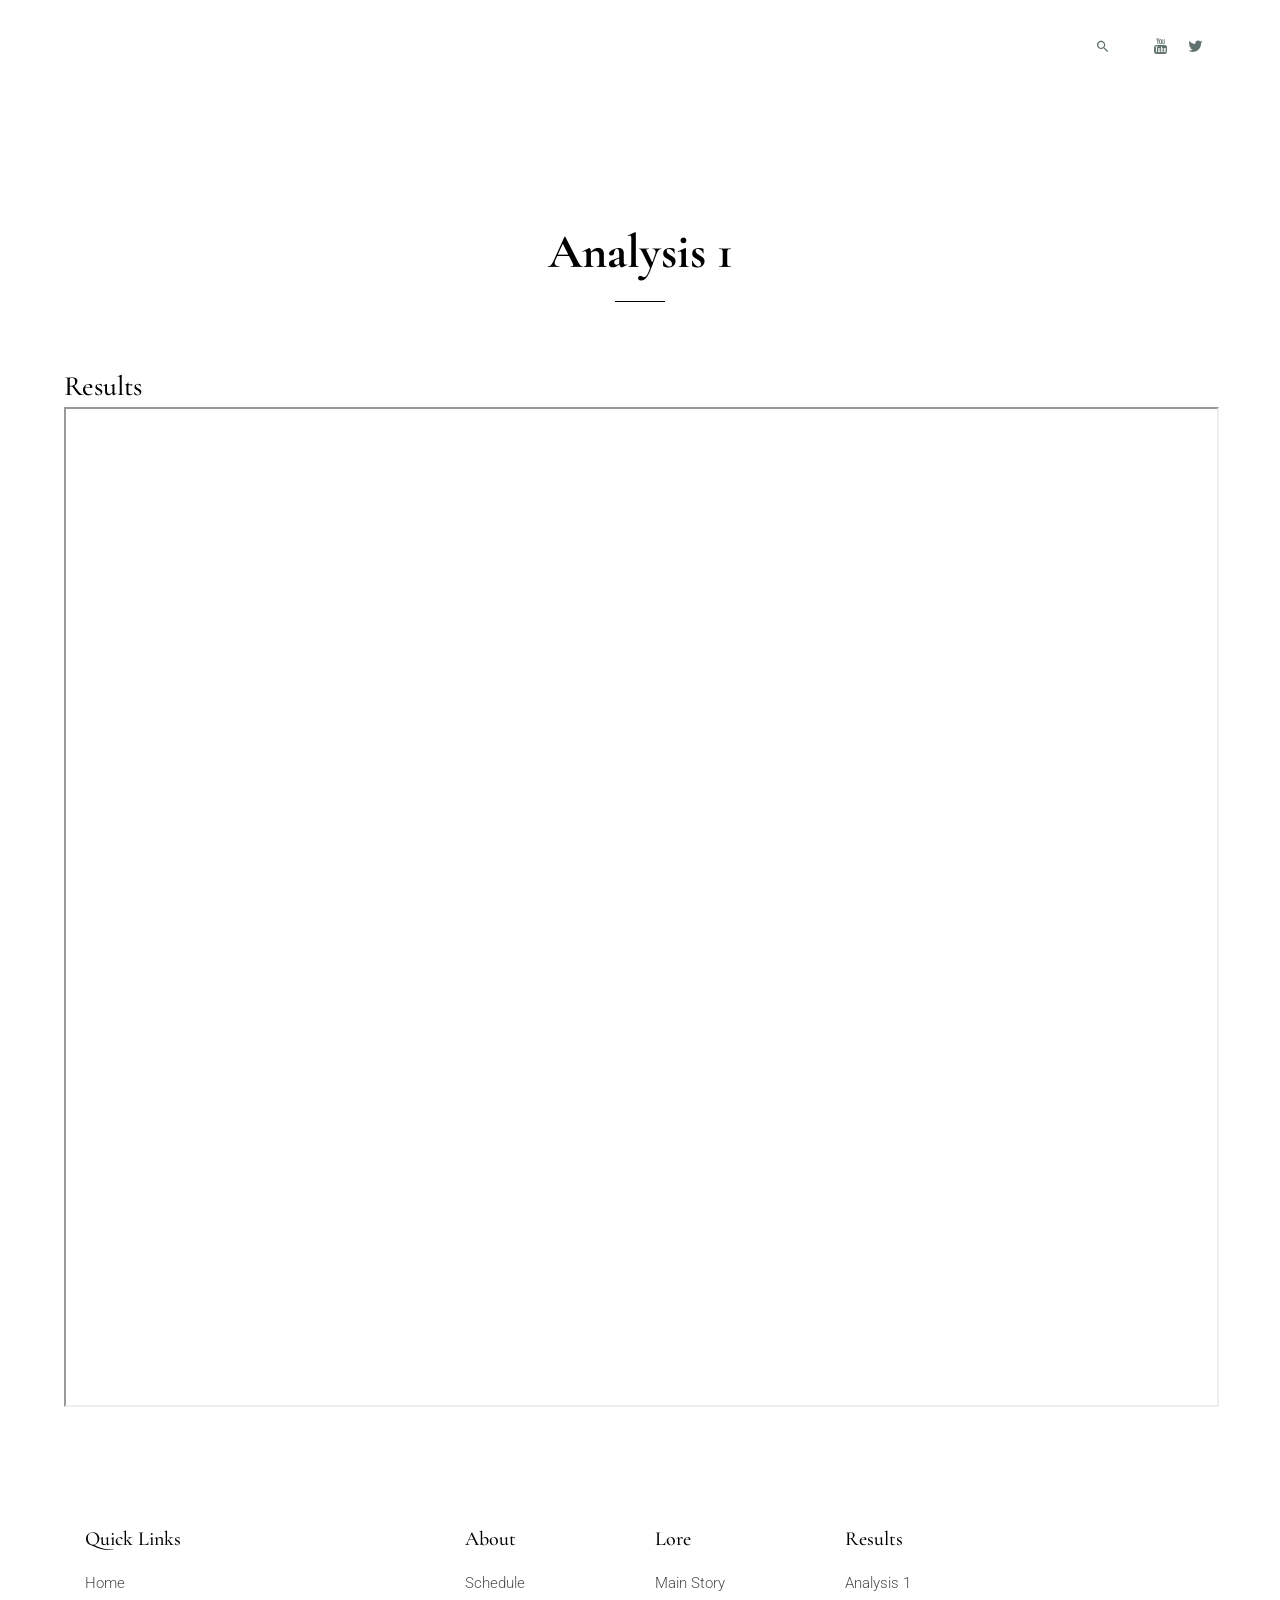
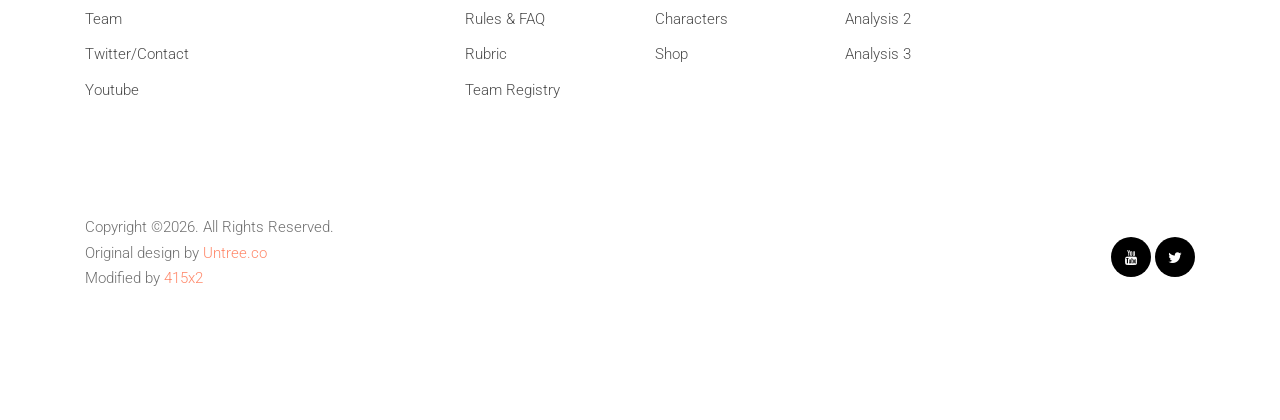
<file: a1.html>
<!-- /*
* Template Name: LuxuryHotel
* Template Author: Untree.co
* Tempalte URI: https://untree.co/
* License: https://creativecommons.org/licenses/by/3.0/
*/ -->
<!doctype html>
<html lang="en">

<head>
  <meta charset="utf-8">
  <meta name="viewport" content="width=device-width, initial-scale=1, shrink-to-fit=no">
  <meta name="author" content="Untree.co">
  <link rel="shortcut icon" href="favicon.png">

  <meta name="description" content="" />
  <meta name="keywords" content="" />

    <link href="https://fonts.googleapis.com/css?family=Cormorant+Garamond:400,500i,700|Roboto:300,400,500,700&display=swap" rel="stylesheet">

    <link rel="stylesheet" href="css/vendor/icomoon/style.css">
    <link rel="stylesheet" href="css/vendor/owl.carousel.min.css">
    <link rel="stylesheet" href="css/vendor/aos.css">
    <link rel="stylesheet" href="css/vendor/animate.min.css">
    <link rel="stylesheet" href="css/vendor/bootstrap.css">

    <!-- Theme Style -->
    <link rel="stylesheet" href="css/style.css">

    <title>Cruise X Chorus Battle</title>
  </head>
  <body>

    <div id="untree_co--overlayer"></div>
    <div class="loader">
      <div class="spinner-border text-primary" role="status">
        <span class="sr-only">Loading...</span>
      </div>
    </div>

    <nav class="untree_co--site-mobile-menu">
      <div class="close-wrap d-flex">
        <a href="#" class="d-flex ml-auto js-menu-toggle">
          <span class="close-label">Close</span>
          <div class="close-times">
            <span class="bar1"></span>
            <span class="bar2"></span>
          </div>
        </a>
      </div>
      <div class="site-mobile-inner"></div>
    </nav>


    <div class="untree_co--site-wrap">

      <nav class="untree_co--site-nav js-sticky-nav">
        <div class="container d-flex align-items-center">
          <div class="logo-wrap">
            <a href="index" class="untree_co--site-logo">Cruise X</a>
          </div>
          <div class="site-nav-ul-wrap text-center d-none d-lg-block">
            <ul class="site-nav-ul js-clone-nav">
              <li class="active"><a href="index">Home</a></li>
              <li class="has-children">
                <a href="#">About</a>
                <ul class="dropdown">
                  <li>
                    <a href="schedule">Schedule</a>
                  </li>
                  <li>
                    <a href="rules">Rules & FAQ</a>
                  </li>
                  <li>
                    <a href="rubrics">Rubrics</a>
                  </li>
                  <li>
                    <a href="registry">Team Registry</a>
                  </li>
                </ul>
              </li>
              <li class="has-children">
                <a href="#">Lore</a>
                <ul class="dropdown">
                  <li>
                    <a href="story">Main Story</a>
                  </li>
                  <li>
                    <a href="character">Characters</a>
                  </li>
                  <li>
                    <a href="shop">Shop</a>
                  </li>
                </ul>
              </li>
              <li><a href="team">Team</a></li>
              <li class="has-children">
                <a href="#">Results</a>
                <ul class="dropdown">
                  <li>
                    <a href="a1">Analysis 1</a>
                  </li>
                  <li>
                    <a href="a2">Analysis 2</a>
                  </li>
                  <li>
                    <a href="a3">Analysis 3</a>
                  </li>
                </ul>
              </li>
          </div>
          <div class="icons-wrap text-md-right">

            <ul class="icons-top d-none d-lg-block">
              <li class="mr-4">
                <a href="#" class="js-search-toggle"><span class="icon-search2"></span></a>
              </li>
              <li>
                <a href="https://youtube.com/channel/UCR2DQlEE3bKNYK-qkt7y-Wg"><span class="icon-youtube"></span></a>
              </li>
              <li>
                <a href="https://twitter.com/cx_chorusbattle"><span class="icon-twitter"></span></a>
              </li>
            </ul>

            <!-- Mobile Toggle -->
            <a href="#" class="d-block d-lg-none burger js-menu-toggle" data-toggle="collapse" data-target="#main-navbar">
              <span></span>
            </a>
          </div>
        </div>
      </nav>


        
        <div class="untree_co--site-section float-left pb-0 featured-rooms">


          <main class="untree_co--site-main">
            
            <div class="untree_co--site-section">
    
              <div class="container-fluid px-md-0">
    
                <div class="row justify-content-center text-center pt-0 pb-5">  
                  <div class="col-lg-6 section-heading" data-aos="fade-up">
                    <h3 class="text-center">Analysis 1</h3>
                  </div>
                </div>
               
                <div class="row no-gutters">
                  <div class="col-md-12" style="padding-left:5%;">
                    <div class="row">
                      <div class="col-md-12">
                        
                        <h3 class="mb-1" data-aos="fade-up">Results</h3>
                        <div class="row ">
                          <div class="col-md-12" data-aos="fade-up">
                            <iframe src="https://docs.google.com/spreadsheets/d/e/2PACX-1vS5v7nEuMohXiv0ad1CNgwlwIYrYwfunfVgkUPQE6Fi0jr4F3HHKPQuPVj4C_yO-xYkZelXBkxr3YAN/pubhtml?widget=true&amp;headers=false"
                            width="95%" height="1000px;"></iframe>
                          </div>
                        </div>

                       


                      </div>
                      </div>
                    </div>
                  </div>
                </div>
            </div>
    
          </main>   

                           

      </div>

     <!-- FOOTER -->

     <footer class="untree_co--site-footer">

      <div class="container">
        <div class="row">
          <div class="col-md-4 ml-auto">
            <h3>Quick Links</h3>
            <ul class="list-unstyled">
              <li><a href="#">Home</a></li>
              <li><a href="team">Team</a></li>
              <li><a href="https://twitter.com/CX_ChorusBattle">Twitter/Contact</a></li>
              <li><a href="https://youtube.com/channel/UCR2DQlEE3bKNYK-qkt7y-Wg">Youtube</a></li>
            </ul>
          </div>
          <div class="col-md-8 ml-auto">
            <div class="row">
              <div class="col-md-3">
                <h3>About</h3>
                <ul class="list-unstyled">
                  <li><a href="schedule">Schedule</a></li>
                  <li><a href="rules">Rules & FAQ</a></li>
                  <li><a href="rubrics">Rubric</a></li>
                  <li><a href="registry">Team Registry</a></li>
                </ul>
              </div>
              <div class="col-md-3">
                <h3>Lore</h3>
                <ul class="list-unstyled">
                  <li><a href="story">Main Story</a></li>
                  <li><a href="character">Characters</a></li>
                  <li><a href="shop">Shop</a></li>
                </ul>
              </div>
              <div class="col-md-3">
                <h3>Results</h3>
                <ul class="list-unstyled">
                  <li><a href="a1">Analysis 1</a></li>
                  <li><a href="a2">Analysis 2</a></li>
                  <li><a href="a3">Analysis 3</a></li>
                </ul>
              </div>
              
            </div>
          </div>
          
        </div>
          <div class="row mt-5 pt-5 align-items-center">
            <div class="col-md-6 text-md-left">
              <!-- Link back to Untree.co can't be removed. Template is licensed under CC BY 3.0. If you purchased a license you can remove this. -->
              <p>
                Copyright &copy;<script>document.write(new Date().getFullYear());</script>. All Rights Reserved. <br>
                Original design by <a href="https://untree.co/" target="_blank" class="text-primary">Untree.co</a><br>
                Modified by <a href="https://twitter.com/415x2" target="_blank" class="text-primary">415x2</a>
              </p>
            <!-- Link back to Untree.co can't be removed. Template is licensed under CC BY 3.0. If you purchased a license you can remove this. -->
            </div>
            <div class="col-md-6 text-md-right">
              <ul class="icons-top icons-dark">
              <li>
                <a href="https://youtube.com/channel/UCR2DQlEE3bKNYK-qkt7y-Wg"><span class="icon-youtube"></span></a>
              </li>
              <li>
                <a href="https://twitter.com/cx_chorusbattle"><span class="icon-twitter"></span></a>
              </li>
            </ul>

            </div>
          </div>
        </div>
        
      </footer>
    </div>

    <!-- Search -->
    <div class="search-wrap">
      <a href="#" class="close-search js-search-toggle">
        <span>Close</span>
      </a>
      <div class="container">
        <div class="row justify-content-center align-items-center text-center">
          <div class="col-md-12">
            <form action="#">
              <input type="search" name="s" id="s" placeholder="Type a keyword and hit enter..."  autocomplete="false">
            </form>    
          </div>
        </div>
      </div>
    </div>

    <script src="js/vendor/jquery-3.3.1.min.js"></script>
    <script src="js/vendor/popper.min.js"></script>
    <script src="js/vendor/bootstrap.min.js"></script>

    <script src="js/vendor/owl.carousel.min.js"></script>
    
    <script src="js/vendor/jarallax.min.js"></script>
    <script src="js/vendor/jarallax-element.min.js"></script>
    <script sr c="js/vendor/ofi.min.js"></script>

    <script src="js/vendor/aos.js"></script>

    <script src="js/vendor/jquery.lettering.js"></script>
    <script src="js/vendor/jquery.sticky.js"></script>

    <script src="js/vendor/TweenMax.min.js"></script>
    <script src="js/vendor/ScrollMagic.min.js"></script>
    <script src="js/vendor/scrollmagic.animation.gsap.min.js"></script>
    <script src="js/vendor/debug.addIndicators.min.js"></script>


    <script src="js/main.js"></script>
  </body>
</html>
</file>
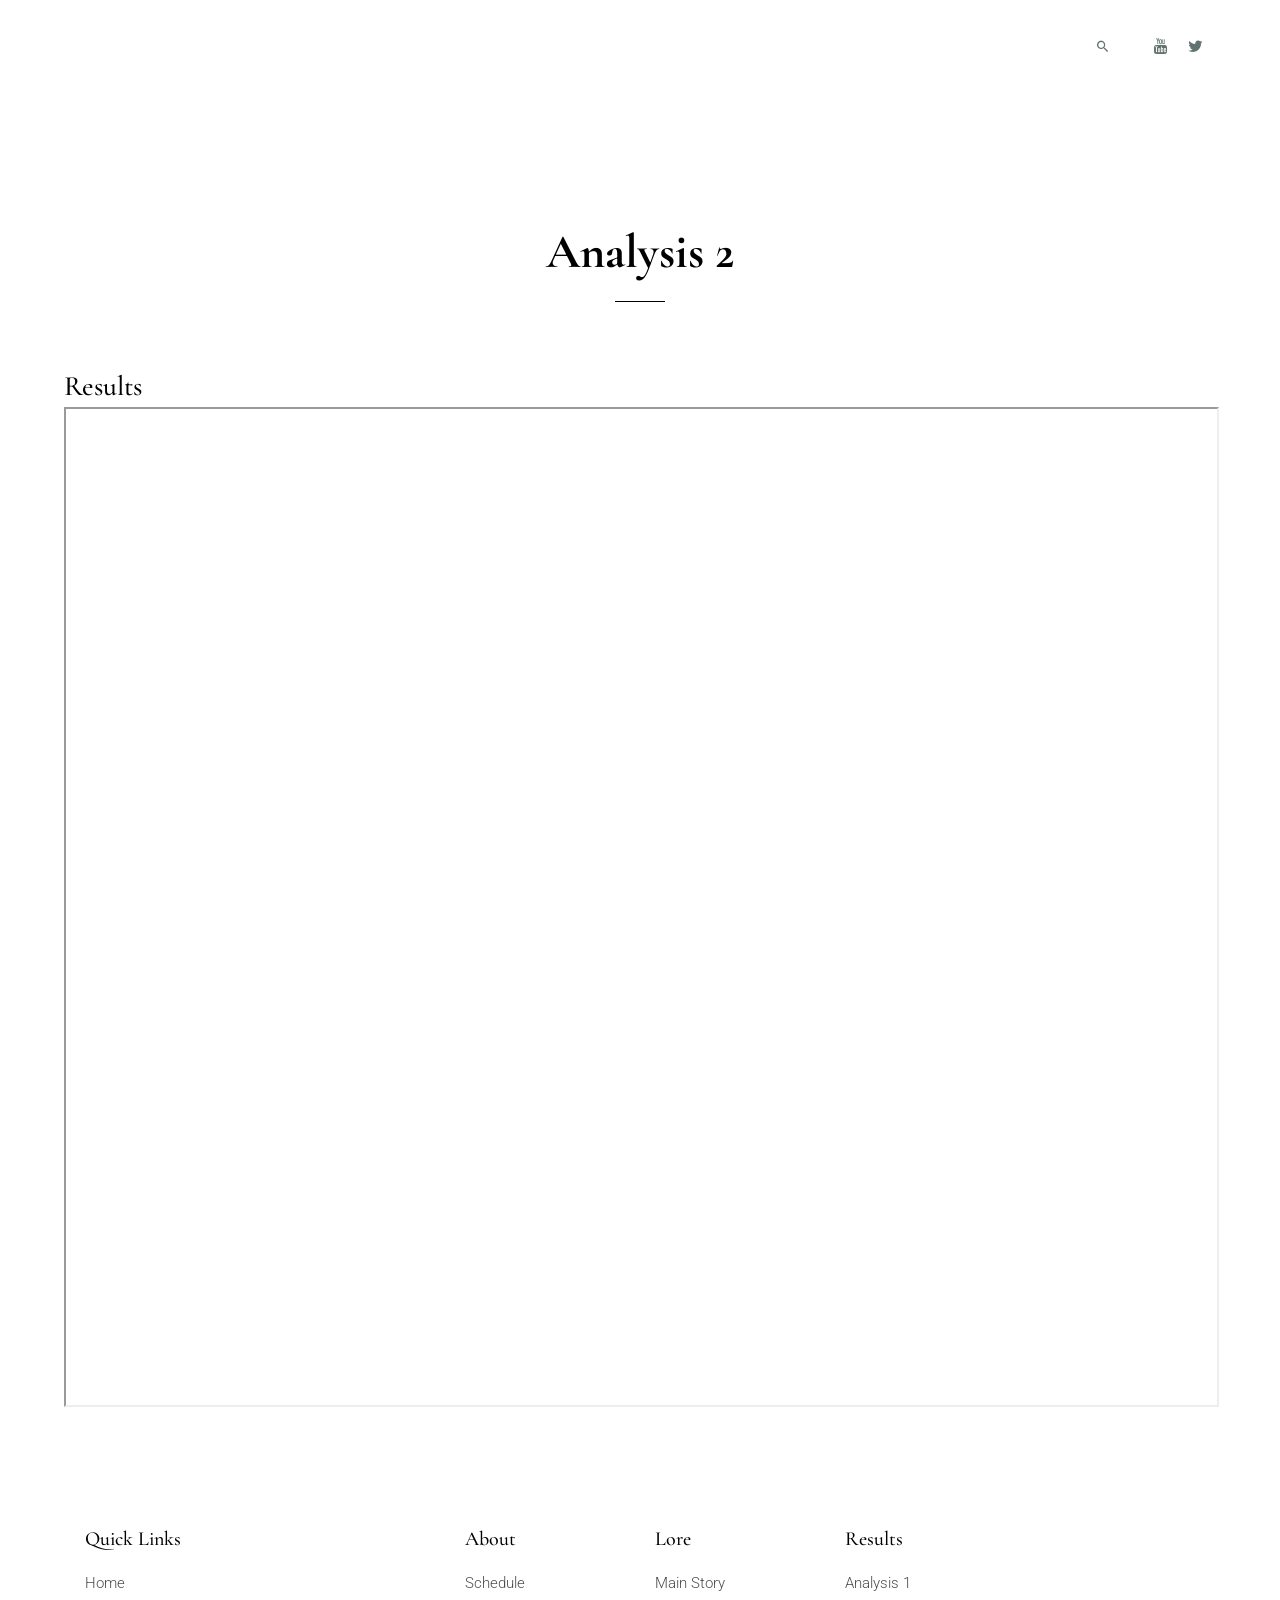
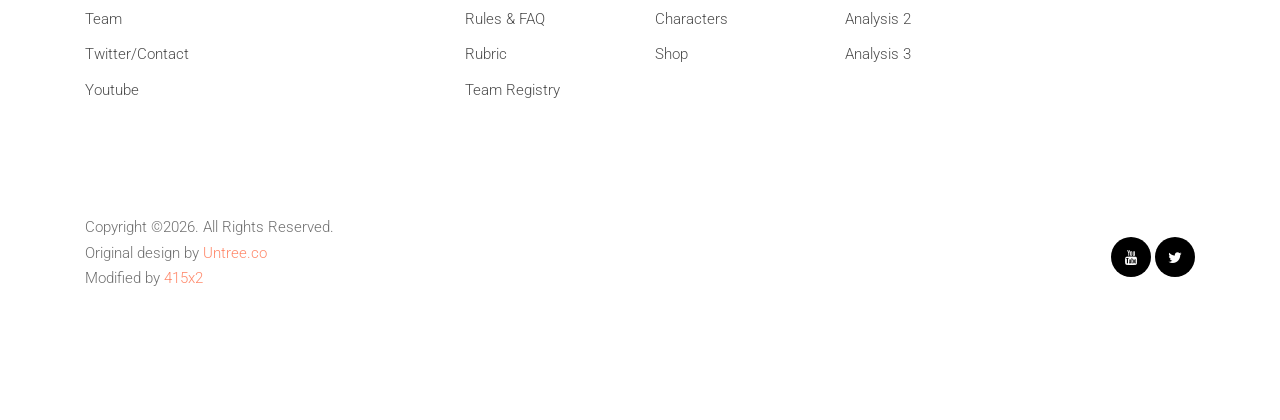
<file: a2.html>
<!-- /*
* Template Name: LuxuryHotel
* Template Author: Untree.co
* Tempalte URI: https://untree.co/
* License: https://creativecommons.org/licenses/by/3.0/
*/ -->
<!doctype html>
<html lang="en">

<head>
  <meta charset="utf-8">
  <meta name="viewport" content="width=device-width, initial-scale=1, shrink-to-fit=no">
  <meta name="author" content="Untree.co">
  <link rel="shortcut icon" href="favicon.png">

  <meta name="description" content="" />
  <meta name="keywords" content="" />

    <link href="https://fonts.googleapis.com/css?family=Cormorant+Garamond:400,500i,700|Roboto:300,400,500,700&display=swap" rel="stylesheet">

    <link rel="stylesheet" href="css/vendor/icomoon/style.css">
    <link rel="stylesheet" href="css/vendor/owl.carousel.min.css">
    <link rel="stylesheet" href="css/vendor/aos.css">
    <link rel="stylesheet" href="css/vendor/animate.min.css">
    <link rel="stylesheet" href="css/vendor/bootstrap.css">

    <!-- Theme Style -->
    <link rel="stylesheet" href="css/style.css">

    <title>Cruise X Chorus Battle</title>
  </head>
  <body>

    <div id="untree_co--overlayer"></div>
    <div class="loader">
      <div class="spinner-border text-primary" role="status">
        <span class="sr-only">Loading...</span>
      </div>
    </div>

    <nav class="untree_co--site-mobile-menu">
      <div class="close-wrap d-flex">
        <a href="#" class="d-flex ml-auto js-menu-toggle">
          <span class="close-label">Close</span>
          <div class="close-times">
            <span class="bar1"></span>
            <span class="bar2"></span>
          </div>
        </a>
      </div>
      <div class="site-mobile-inner"></div>
    </nav>


    <div class="untree_co--site-wrap">

      <nav class="untree_co--site-nav js-sticky-nav">
        <div class="container d-flex align-items-center">
          <div class="logo-wrap">
            <a href="index" class="untree_co--site-logo">Cruise X</a>
          </div>
          <div class="site-nav-ul-wrap text-center d-none d-lg-block">
            <ul class="site-nav-ul js-clone-nav">
              <li class="active"><a href="index">Home</a></li>
              <li class="has-children">
                <a href="#">About</a>
                <ul class="dropdown">
                  <li>
                    <a href="schedule">Schedule</a>
                  </li>
                  <li>
                    <a href="rules">Rules & FAQ</a>
                  </li>
                  <li>
                    <a href="rubrics">Rubrics</a>
                  </li>
                  <li>
                    <a href="registry">Team Registry</a>
                  </li>
                </ul>
              </li>
              <li class="has-children">
                <a href="#">Lore</a>
                <ul class="dropdown">
                  <li>
                    <a href="story">Main Story</a>
                  </li>
                  <li>
                    <a href="character">Characters</a>
                  </li>
                  <li>
                    <a href="shop">Shop</a>
                  </li>
                </ul>
              </li>
              <li><a href="team">Team</a></li>
              <li class="has-children">
                <a href="#">Results</a>
                <ul class="dropdown">
                  <li>
                    <a href="a1">Analysis 1</a>
                  </li>
                  <li>
                    <a href="a2">Analysis 2</a>
                  </li>
                  <li>
                    <a href="a3">Analysis 3</a>
                  </li>
                </ul>
              </li>
          </div>
          <div class="icons-wrap text-md-right">

            <ul class="icons-top d-none d-lg-block">
              <li class="mr-4">
                <a href="#" class="js-search-toggle"><span class="icon-search2"></span></a>
              </li>
              <li>
                <a href="https://youtube.com/channel/UCR2DQlEE3bKNYK-qkt7y-Wg"><span class="icon-youtube"></span></a>
              </li>
              <li>
                <a href="https://twitter.com/cx_chorusbattle"><span class="icon-twitter"></span></a>
              </li>
            </ul>

            <!-- Mobile Toggle -->
            <a href="#" class="d-block d-lg-none burger js-menu-toggle" data-toggle="collapse" data-target="#main-navbar">
              <span></span>
            </a>
          </div>
        </div>
      </nav>


        
        <div class="untree_co--site-section float-left pb-0 featured-rooms">


          <main class="untree_co--site-main">
            
            <div class="untree_co--site-section">
    
              <div class="container-fluid px-md-0">
    
                <div class="row justify-content-center text-center pt-0 pb-5">  
                  <div class="col-lg-6 section-heading" data-aos="fade-up">
                    <h3 class="text-center">Analysis 2</h3>
                  </div>
                </div>
               
                <div class="row no-gutters">
                  <div class="col-md-12" style="padding-left:5%;">
                    <div class="row">
                      <div class="col-md-12">
                        
                        <h3 class="mb-1" data-aos="fade-up">Results</h3>
                        <div class="row ">
                          <div class="col-md-12" data-aos="fade-up">
                            <iframe src="https://docs.google.com/spreadsheets/d/e/2PACX-1vQavcPWHMZMMYkhT5mk6FW7qwlCezKxmM1w4gLIYcbYcvJkbajnk5-Et1KnDyrjEfegKsIBQDkr79uO/pubhtml?widget=true&amp;headers=false"
                            width="95%" height="1000px;"></iframe>
                          </div>
                        </div>

                       


                      </div>
                      </div>
                    </div>
                  </div>
                </div>
            </div>
    
          </main>   

                           

      </div>

<!-- FOOTER -->

<footer class="untree_co--site-footer">

  <div class="container">
    <div class="row">
      <div class="col-md-4 ml-auto">
        <h3>Quick Links</h3>
        <ul class="list-unstyled">
          <li><a href="#">Home</a></li>
          <li><a href="team">Team</a></li>
          <li><a href="https://twitter.com/CX_ChorusBattle">Twitter/Contact</a></li>
          <li><a href="https://youtube.com/channel/UCR2DQlEE3bKNYK-qkt7y-Wg">Youtube</a></li>
        </ul>
      </div>
      <div class="col-md-8 ml-auto">
        <div class="row">
          <div class="col-md-3">
            <h3>About</h3>
            <ul class="list-unstyled">
              <li><a href="schedule">Schedule</a></li>
              <li><a href="rules">Rules & FAQ</a></li>
              <li><a href="rubrics">Rubric</a></li>
              <li><a href="registry">Team Registry</a></li>
            </ul>
          </div>
          <div class="col-md-3">
            <h3>Lore</h3>
            <ul class="list-unstyled">
              <li><a href="story">Main Story</a></li>
              <li><a href="character">Characters</a></li>
              <li><a href="shop">Shop</a></li>
            </ul>
          </div>
          <div class="col-md-3">
            <h3>Results</h3>
            <ul class="list-unstyled">
              <li><a href="a1">Analysis 1</a></li>
              <li><a href="a2">Analysis 2</a></li>
              <li><a href="a3">Analysis 3</a></li>
            </ul>
          </div>
          
        </div>
      </div>
      
    </div>
          <div class="row mt-5 pt-5 align-items-center">
            <div class="col-md-6 text-md-left">
              <!-- Link back to Untree.co can't be removed. Template is licensed under CC BY 3.0. If you purchased a license you can remove this. -->
              <p>
                Copyright &copy;<script>document.write(new Date().getFullYear());</script>. All Rights Reserved. <br>
                Original design by <a href="https://untree.co/" target="_blank" class="text-primary">Untree.co</a><br>
                Modified by <a href="https://twitter.com/415x2" target="_blank" class="text-primary">415x2</a>
              </p>
            <!-- Link back to Untree.co can't be removed. Template is licensed under CC BY 3.0. If you purchased a license you can remove this. -->
            </div>
            <div class="col-md-6 text-md-right">
              <ul class="icons-top icons-dark">
              <li>
                <a href="https://youtube.com/channel/UCR2DQlEE3bKNYK-qkt7y-Wg"><span class="icon-youtube"></span></a>
              </li>
              <li>
                <a href="https://twitter.com/cx_chorusbattle"><span class="icon-twitter"></span></a>
              </li>
            </ul>

            </div>
          </div>
        </div>
        
      </footer>
    </div>

    <!-- Search -->
    <div class="search-wrap">
      <a href="#" class="close-search js-search-toggle">
        <span>Close</span>
      </a>
      <div class="container">
        <div class="row justify-content-center align-items-center text-center">
          <div class="col-md-12">
            <form action="#">
              <input type="search" name="s" id="s" placeholder="Type a keyword and hit enter..."  autocomplete="false">
            </form>    
          </div>
        </div>
      </div>
    </div>

    <script src="js/vendor/jquery-3.3.1.min.js"></script>
    <script src="js/vendor/popper.min.js"></script>
    <script src="js/vendor/bootstrap.min.js"></script>

    <script src="js/vendor/owl.carousel.min.js"></script>
    
    <script src="js/vendor/jarallax.min.js"></script>
    <script src="js/vendor/jarallax-element.min.js"></script>
    <script sr c="js/vendor/ofi.min.js"></script>

    <script src="js/vendor/aos.js"></script>

    <script src="js/vendor/jquery.lettering.js"></script>
    <script src="js/vendor/jquery.sticky.js"></script>

    <script src="js/vendor/TweenMax.min.js"></script>
    <script src="js/vendor/ScrollMagic.min.js"></script>
    <script src="js/vendor/scrollmagic.animation.gsap.min.js"></script>
    <script src="js/vendor/debug.addIndicators.min.js"></script>


    <script src="js/main.js"></script>
  </body>
</html>
</file>
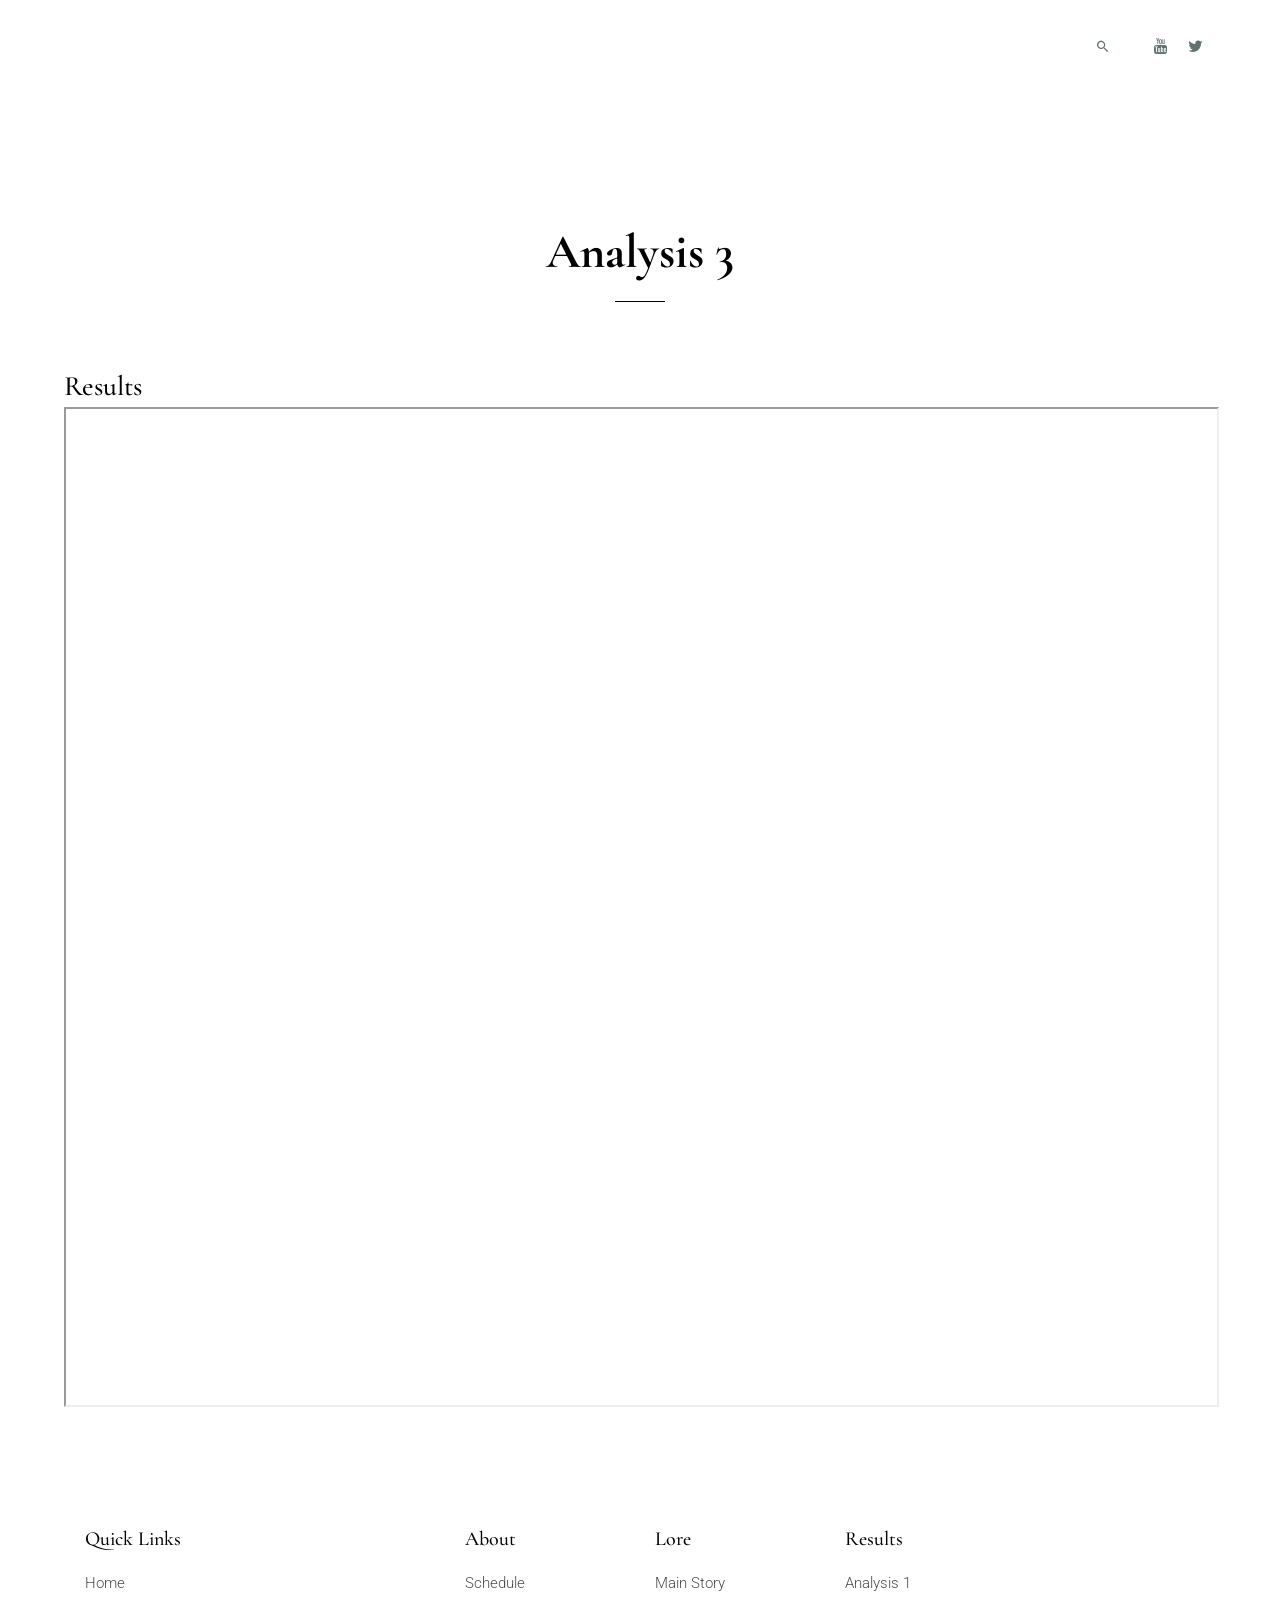
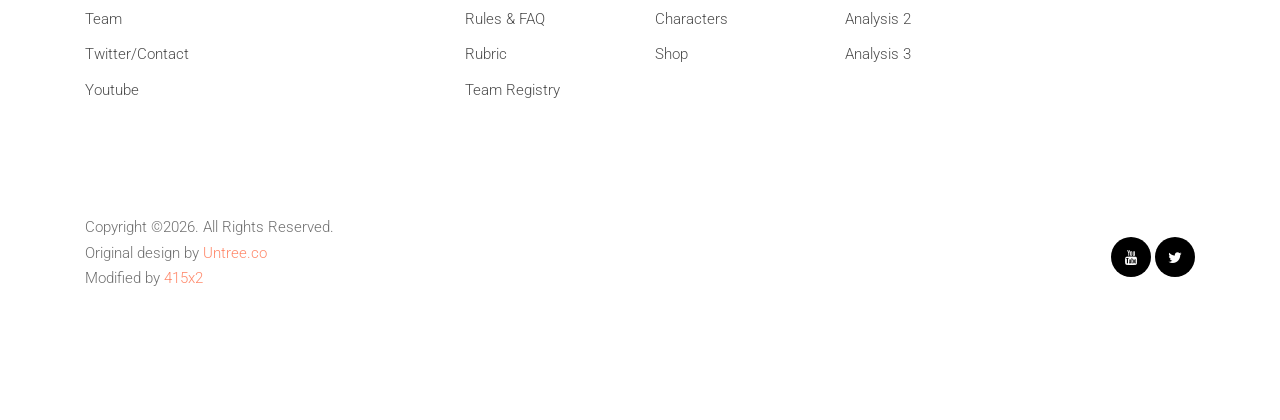
<file: a3.html>
<!-- /*
* Template Name: LuxuryHotel
* Template Author: Untree.co
* Tempalte URI: https://untree.co/
* License: https://creativecommons.org/licenses/by/3.0/
*/ -->
<!doctype html>
<html lang="en">

<head>
  <meta charset="utf-8">
  <meta name="viewport" content="width=device-width, initial-scale=1, shrink-to-fit=no">
  <meta name="author" content="Untree.co">
  <link rel="shortcut icon" href="favicon.png">

  <meta name="description" content="" />
  <meta name="keywords" content="" />

    <link href="https://fonts.googleapis.com/css?family=Cormorant+Garamond:400,500i,700|Roboto:300,400,500,700&display=swap" rel="stylesheet">

    <link rel="stylesheet" href="css/vendor/icomoon/style.css">
    <link rel="stylesheet" href="css/vendor/owl.carousel.min.css">
    <link rel="stylesheet" href="css/vendor/aos.css">
    <link rel="stylesheet" href="css/vendor/animate.min.css">
    <link rel="stylesheet" href="css/vendor/bootstrap.css">

    <!-- Theme Style -->
    <link rel="stylesheet" href="css/style.css">

    <title>Cruise X Chorus Battle</title>
  </head>
  <body>

    <div id="untree_co--overlayer"></div>
    <div class="loader">
      <div class="spinner-border text-primary" role="status">
        <span class="sr-only">Loading...</span>
      </div>
    </div>

    <nav class="untree_co--site-mobile-menu">
      <div class="close-wrap d-flex">
        <a href="#" class="d-flex ml-auto js-menu-toggle">
          <span class="close-label">Close</span>
          <div class="close-times">
            <span class="bar1"></span>
            <span class="bar2"></span>
          </div>
        </a>
      </div>
      <div class="site-mobile-inner"></div>
    </nav>


    <div class="untree_co--site-wrap">

      <nav class="untree_co--site-nav js-sticky-nav">
        <div class="container d-flex align-items-center">
          <div class="logo-wrap">
            <a href="index" class="untree_co--site-logo">Cruise X</a>
          </div>
          <div class="site-nav-ul-wrap text-center d-none d-lg-block">
            <ul class="site-nav-ul js-clone-nav">
              <li class="active"><a href="index">Home</a></li>
              <li class="has-children">
                <a href="#">About</a>
                <ul class="dropdown">
                  <li>
                    <a href="schedule">Schedule</a>
                  </li>
                  <li>
                    <a href="rules">Rules & FAQ</a>
                  </li>
                  <li>
                    <a href="rubrics">Rubrics</a>
                  </li>
                  <li>
                    <a href="registry">Team Registry</a>
                  </li>
                </ul>
              </li>
              <li class="has-children">
                <a href="#">Lore</a>
                <ul class="dropdown">
                  <li>
                    <a href="story">Main Story</a>
                  </li>
                  <li>
                    <a href="character">Characters</a>
                  </li>
                  <li>
                    <a href="shop">Shop</a>
                  </li>
                </ul>
              </li>
              <li><a href="team">Team</a></li>
              <li class="has-children">
                <a href="#">Results</a>
                <ul class="dropdown">
                  <li>
                    <a href="a1">Analysis 1</a>
                  </li>
                  <li>
                    <a href="a2">Analysis 2</a>
                  </li>
                  <li>
                    <a href="a3">Analysis 3</a>
                  </li>
                </ul>
              </li>
          </div>
          <div class="icons-wrap text-md-right">

            <ul class="icons-top d-none d-lg-block">
              <li class="mr-4">
                <a href="#" class="js-search-toggle"><span class="icon-search2"></span></a>
              </li>
              <li>
                <a href="https://youtube.com/channel/UCR2DQlEE3bKNYK-qkt7y-Wg"><span class="icon-youtube"></span></a>
              </li>
              <li>
                <a href="https://twitter.com/cx_chorusbattle"><span class="icon-twitter"></span></a>
              </li>
            </ul>

            <!-- Mobile Toggle -->
            <a href="#" class="d-block d-lg-none burger js-menu-toggle" data-toggle="collapse" data-target="#main-navbar">
              <span></span>
            </a>
          </div>
        </div>
      </nav>


        
        <div class="untree_co--site-section float-left pb-0 featured-rooms">


          <main class="untree_co--site-main">
            
            <div class="untree_co--site-section">
    
              <div class="container-fluid px-md-0">
    
                <div class="row justify-content-center text-center pt-0 pb-5">  
                  <div class="col-lg-6 section-heading" data-aos="fade-up">
                    <h3 class="text-center">Analysis 3</h3>
                  </div>
                </div>
               
                <div class="row no-gutters">
                  <div class="col-md-12" style="padding-left:5%;">
                    <div class="row">
                      <div class="col-md-12">
                        
                        <h3 class="mb-1" data-aos="fade-up">Results</h3>
                        <div class="row ">
                          <div class="col-md-12" data-aos="fade-up">
                            <iframe src="https://docs.google.com/spreadsheets/d/e/2PACX-1vQ1LeOASh2Ym66lksCyecM32Ib_Yunz0zON8_MnWT-2ILeJDU9wmfRgiuxkDrXjEi_DGsVkbj_14nBI/pubhtml?widget=true&amp;headers=false"
                            width="95%" height="1000px;"></iframe>
                          </div>
                        </div>

                       


                      </div>
                      </div>
                    </div>
                  </div>
                </div>
            </div>
    
          </main>   

                           

      </div>

     <!-- FOOTER -->

     <footer class="untree_co--site-footer">

      <div class="container">
        <div class="row">
          <div class="col-md-4 ml-auto">
            <h3>Quick Links</h3>
            <ul class="list-unstyled">
              <li><a href="#">Home</a></li>
              <li><a href="team">Team</a></li>
              <li><a href="https://twitter.com/CX_ChorusBattle">Twitter/Contact</a></li>
              <li><a href="https://youtube.com/channel/UCR2DQlEE3bKNYK-qkt7y-Wg">Youtube</a></li>
            </ul>
          </div>
          <div class="col-md-8 ml-auto">
            <div class="row">
              <div class="col-md-3">
                <h3>About</h3>
                <ul class="list-unstyled">
                  <li><a href="schedule">Schedule</a></li>
                  <li><a href="rules">Rules & FAQ</a></li>
                  <li><a href="rubrics">Rubric</a></li>
                  <li><a href="registry">Team Registry</a></li>
                </ul>
              </div>
              <div class="col-md-3">
                <h3>Lore</h3>
                <ul class="list-unstyled">
                  <li><a href="story">Main Story</a></li>
                  <li><a href="character">Characters</a></li>
                  <li><a href="shop">Shop</a></li>
                </ul>
              </div>
              <div class="col-md-3">
                <h3>Results</h3>
                <ul class="list-unstyled">
                  <li><a href="a1">Analysis 1</a></li>
                  <li><a href="a2">Analysis 2</a></li>
                  <li><a href="a3">Analysis 3</a></li>
                </ul>
              </div>
              
            </div>
          </div>
          
        </div>
          <div class="row mt-5 pt-5 align-items-center">
            <div class="col-md-6 text-md-left">
              <!-- Link back to Untree.co can't be removed. Template is licensed under CC BY 3.0. If you purchased a license you can remove this. -->
              <p>
                Copyright &copy;<script>document.write(new Date().getFullYear());</script>. All Rights Reserved. <br>
                Original design by <a href="https://untree.co/" target="_blank" class="text-primary">Untree.co</a><br>
                Modified by <a href="https://twitter.com/415x2" target="_blank" class="text-primary">415x2</a>
              </p>
            <!-- Link back to Untree.co can't be removed. Template is licensed under CC BY 3.0. If you purchased a license you can remove this. -->
            </div>
            <div class="col-md-6 text-md-right">
              <ul class="icons-top icons-dark">
              <li>
                <a href="https://youtube.com/channel/UCR2DQlEE3bKNYK-qkt7y-Wg"><span class="icon-youtube"></span></a>
              </li>
              <li>
                <a href="https://twitter.com/cx_chorusbattle"><span class="icon-twitter"></span></a>
              </li>
            </ul>

            </div>
          </div>
        </div>
        
      </footer>
    </div>

    <!-- Search -->
    <div class="search-wrap">
      <a href="#" class="close-search js-search-toggle">
        <span>Close</span>
      </a>
      <div class="container">
        <div class="row justify-content-center align-items-center text-center">
          <div class="col-md-12">
            <form action="#">
              <input type="search" name="s" id="s" placeholder="Type a keyword and hit enter..."  autocomplete="false">
            </form>    
          </div>
        </div>
      </div>
    </div>

    <script src="js/vendor/jquery-3.3.1.min.js"></script>
    <script src="js/vendor/popper.min.js"></script>
    <script src="js/vendor/bootstrap.min.js"></script>

    <script src="js/vendor/owl.carousel.min.js"></script>
    
    <script src="js/vendor/jarallax.min.js"></script>
    <script src="js/vendor/jarallax-element.min.js"></script>
    <script sr c="js/vendor/ofi.min.js"></script>

    <script src="js/vendor/aos.js"></script>

    <script src="js/vendor/jquery.lettering.js"></script>
    <script src="js/vendor/jquery.sticky.js"></script>

    <script src="js/vendor/TweenMax.min.js"></script>
    <script src="js/vendor/ScrollMagic.min.js"></script>
    <script src="js/vendor/scrollmagic.animation.gsap.min.js"></script>
    <script src="js/vendor/debug.addIndicators.min.js"></script>


    <script src="js/main.js"></script>
  </body>
</html>
</file>
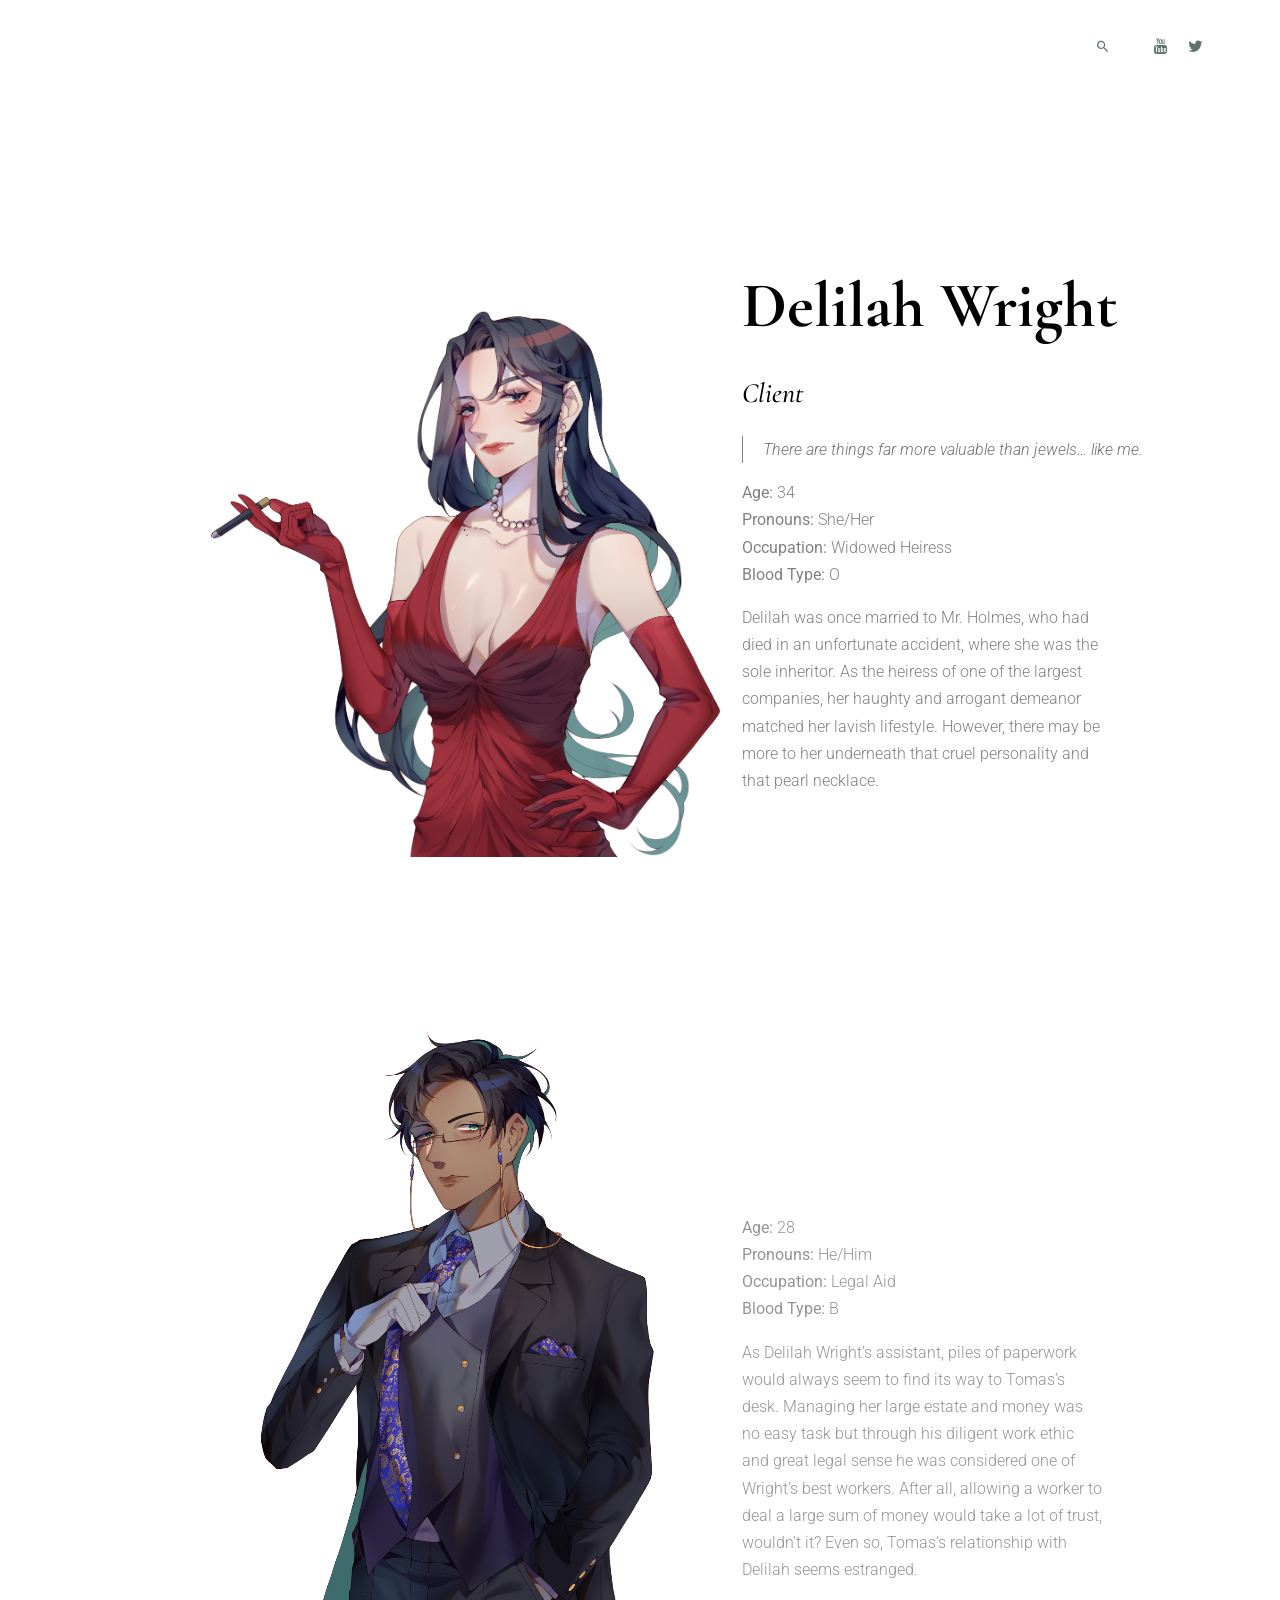
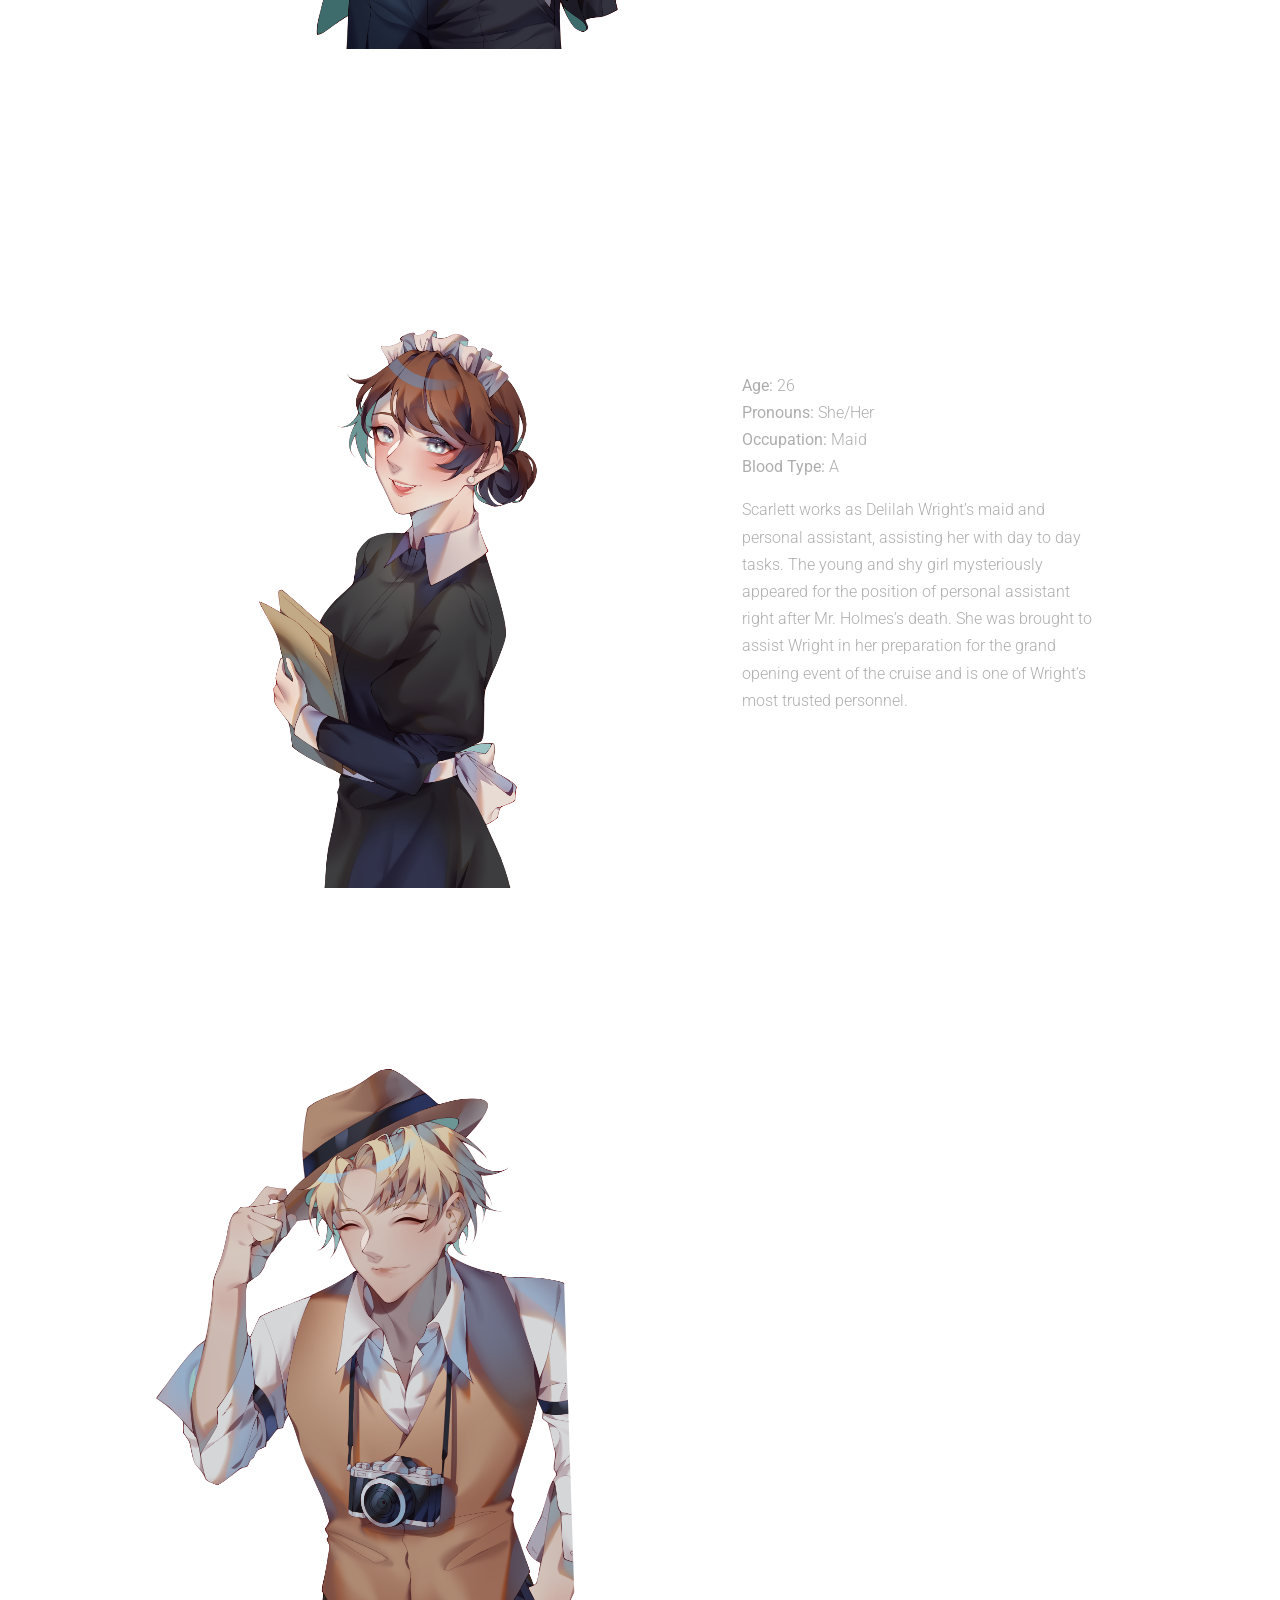
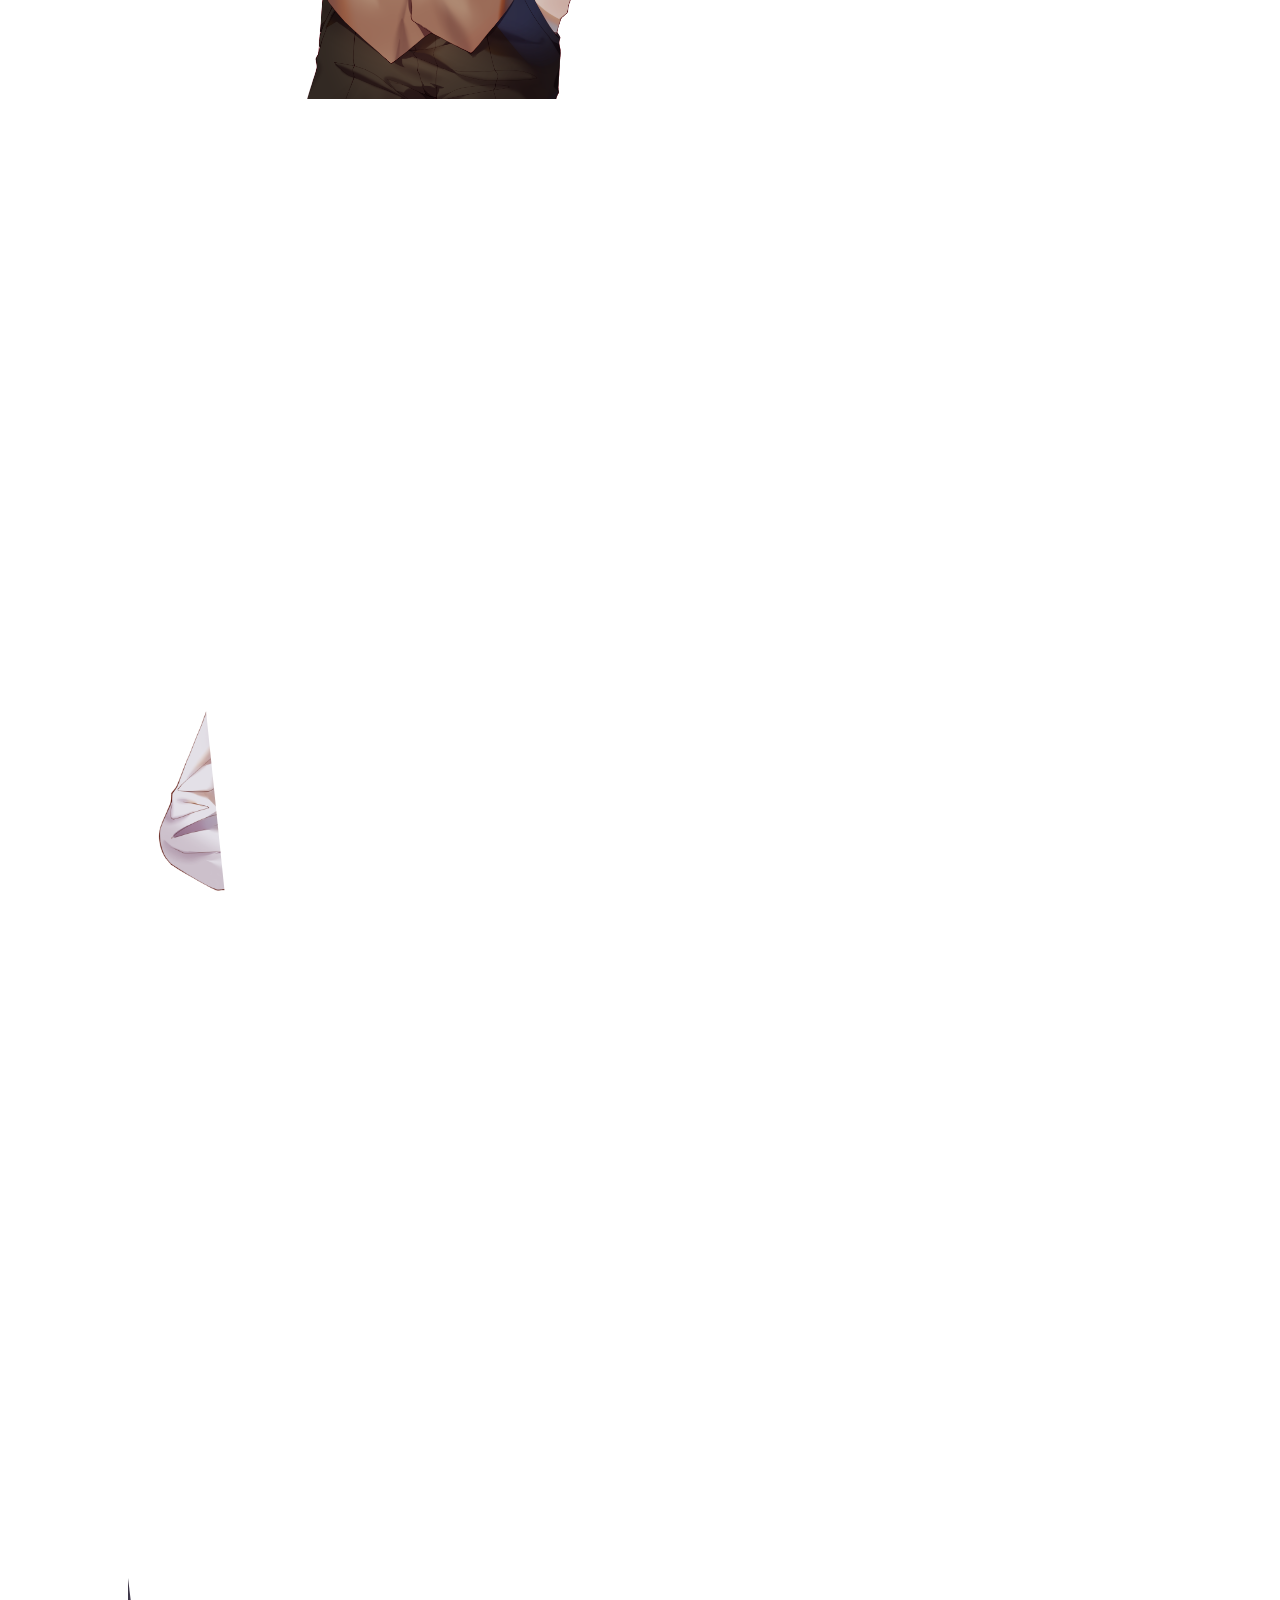
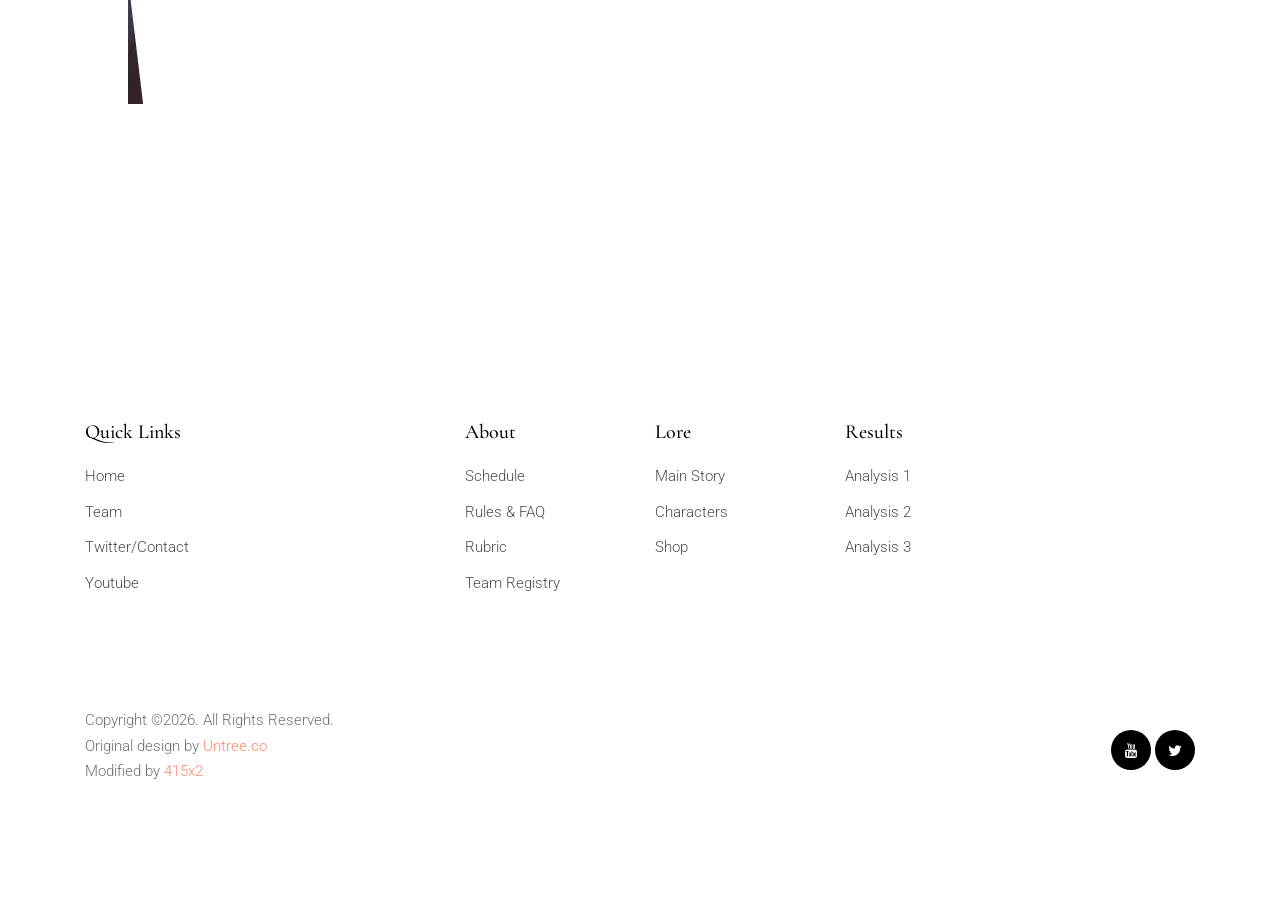
<file: character.html>
<!-- /*
* Template Name: LuxuryHotel
* Template Author: Untree.co
* Tempalte URI: https://untree.co/
* License: https://creativecommons.org/licenses/by/3.0/
*/ -->
<!doctype html>
<html lang="en">

<head>
  <meta charset="utf-8">
  <meta name="viewport" content="width=device-width, initial-scale=1, shrink-to-fit=no">
  <meta name="author" content="Untree.co">
  <link rel="shortcut icon" href="favicon.png">

  <meta name="description" content="" />
  <meta name="keywords" content="" />

    <link href="https://fonts.googleapis.com/css?family=Cormorant+Garamond:400,500i,700|Roboto:300,400,500,700&display=swap" rel="stylesheet">

    <link rel="stylesheet" href="css/vendor/icomoon/style.css">
    <link rel="stylesheet" href="css/vendor/owl.carousel.min.css">
    <link rel="stylesheet" href="css/vendor/aos.css">
    <link rel="stylesheet" href="css/vendor/animate.min.css">
    <link rel="stylesheet" href="css/vendor/bootstrap.css">

    <!-- Theme Style -->
    <link rel="stylesheet" href="css/style.css">

    <title>Cruise X Chorus Battle</title>
  </head>
  <body>

    <div id="untree_co--overlayer"></div>
    <div class="loader">
      <div class="spinner-border text-primary" role="status">
        <span class="sr-only">Loading...</span>
      </div>
    </div>

    <nav class="untree_co--site-mobile-menu">
      <div class="close-wrap d-flex">
        <a href="#" class="d-flex ml-auto js-menu-toggle">
          <span class="close-label">Close</span>
          <div class="close-times">
            <span class="bar1"></span>
            <span class="bar2"></span>
          </div>
        </a>
      </div>
      <div class="site-mobile-inner"></div>
    </nav>


    <div class="untree_co--site-wrap">

      <nav class="untree_co--site-nav js-sticky-nav">
        <div class="container d-flex align-items-center">
          <div class="logo-wrap">
            <a href="index" class="untree_co--site-logo">Cruise X</a>
          </div>
          <div class="site-nav-ul-wrap text-center d-none d-lg-block">
            <ul class="site-nav-ul js-clone-nav">
              <li class="active"><a href="index">Home</a></li>
              <li class="has-children">
                <a href="#">About</a>
                <ul class="dropdown">
                  <li>
                    <a href="schedule">Schedule</a>
                  </li>
                  <li>
                    <a href="rules">Rules & FAQ</a>
                  </li>
                  <li>
                    <a href="rubrics">Rubrics</a>
                  </li>
                  <li>
                    <a href="registry">Team Registry</a>
                  </li>
                </ul>
              </li>
              <li class="has-children">
                <a href="#">Lore</a>
                <ul class="dropdown">
                  <li>
                    <a href="story">Main Story</a>
                  </li>
                  <li>
                    <a href="character">Characters</a>
                  </li>
                  <li>
                    <a href="shop">Shop</a>
                  </li>
                </ul>
              </li>
              <li><a href="team">Team</a></li>
              <li class="has-children">
                <a href="#">Results</a>
                <ul class="dropdown">
                  <li>
                    <a href="a1">Analysis 1</a>
                  </li>
                  <li>
                    <a href="a2">Analysis 2</a>
                  </li>
                  <li>
                    <a href="a3">Analysis 3</a>
                  </li>
                </ul>
              </li>
          </div>
          <div class="icons-wrap text-md-right">

            <ul class="icons-top d-none d-lg-block">
              <li class="mr-4">
                <a href="#" class="js-search-toggle"><span class="icon-search2"></span></a>
              </li>
              <li>
                <a href="https://youtube.com/channel/UCR2DQlEE3bKNYK-qkt7y-Wg"><span class="icon-youtube"></span></a>
              </li>
              <li>
                <a href="https://twitter.com/cx_chorusbattle"><span class="icon-twitter"></span></a>
              </li>
            </ul>

            <!-- Mobile Toggle -->
            <a href="#" class="d-block d-lg-none burger js-menu-toggle" data-toggle="collapse" data-target="#main-navbar">
              <span></span>
            </a>
          </div>
        </div>
      </nav>


        
        <div class="untree_co--site-section float-left pb-0 featured-rooms">


          <main class="untree_co--site-main">
            
            <div class="untree_co--site-section">
    
              <div class="container-fluid px-md-0">

                 <!-- CHAR START -->
                <div class="suite-wrap overlap-image-1">
                    <div class="suite">
                      <div class="image-stack">
                        <div class="image-stack-item">
                          <div class="overlay"></div>
                          <img src="images/Deliah Wright.png" alt="Image" class="img-fluid pic1">
                        </div>
                      </div>
                    </div>
                    <div class="suite-content" data-jarallax-element="50">
                      <h2 class="suite-title" data-aos="fade-up">Delilah Wright</h2>
                      <h3 class="mb-1" data-aos="fade-up"><i>Client</i></h3>
                      <blockquote data-aos="fade-up">There are things far more valuable than jewels… like me.</blockquote>
                      <div class="suite-excerpt pr-5">
                        <p >
                            <b>Age:</b> 34 <br>
                            <b>Pronouns:</b> She/Her <br>
                            <b>Occupation:</b> Widowed Heiress <br>
                            <b>Blood Type:</b> O <br>
                        </p>
                        <p>Delilah was once married to Mr. Holmes, who had died in an unfortunate accident, where she was the sole inheritor. As the heiress of one of the largest companies, her haughty and arrogant demeanor matched her lavish lifestyle. However, there may be more to her underneath that cruel personality and that pearl necklace.</p>
                        
                      </div>
                    </div>
                  </div>
                  <!-- CHAR END -->

                  <!-- CHAR START -->
                <div class="suite-wrap overlap-image-1">
                    <div class="suite">
                      <div class="image-stack">
                        <div class="image-stack-item">
                          <div class="overlay" ></div>
                          <img src="images/Tomas Walker.png" alt="Image" class="img-fluid pic1">
                        </div>
                      </div>
                    </div>
                    <div class="suite-content" data-jarallax-element="50">
                      <h2 class="suite-title" data-aos="fade-up">Tomas Walker</h2>
                      <h3 class="mb-1" data-aos="fade-up"><i>Suspect 1</i></h3>
                      <blockquote data-aos="fade-up">No matter my opinion of Ms. Wright, to me the work is manageable and worth every penny.</blockquote>
                      <div class="suite-excerpt pr-5" >
                        <p>
                            <b>Age:</b> 28 <br>
                            <b>Pronouns:</b> He/Him <br>
                            <b>Occupation:</b> Legal Aid <br>
                            <b>Blood Type:</b> B <br>
                        </p>
                        <p>As Delilah Wright’s assistant, piles of paperwork would always seem to find its way to Tomas’s desk. Managing her large estate and money was no easy task but through his diligent work ethic and great legal sense he was considered one of Wright’s best workers. After all, allowing a worker to deal a large sum of money would take a lot of trust, wouldn’t it? Even so, Tomas’s relationship with Delilah seems estranged.</p>
                        
                      </div>
                    </div>
                  </div>
                  <!-- CHAR END -->

                   <!-- CHAR START -->
                <div class="suite-wrap overlap-image-1">
                    <div class="suite">
                      <div class="image-stack">
                        <div class="image-stack-item">
                          <div class="overlay" ></div>
                          <img src="images/Scarlett_Young.png" alt="Image" class="img-fluid pic1">
                        </div>
                      </div>
                    </div>
                    <div class="suite-content" data-jarallax-element="50">
                      <h2 class="suite-title" data-aos="fade-up">Scarlett Young</h2>
                      <h3 class="mb-1" data-aos="fade-up"><i>Suspect 2</i></h3>
                      <blockquote data-aos="fade-up">Miss Delilah feels like an older sister more than a boss! There is no one she trusts more than me.</blockquote>
                      <div class="suite-excerpt pr-5" >
                        <p>
                            <b>Age:</b> 26 <br>
                            <b>Pronouns:</b> She/Her <br>
                            <b>Occupation:</b> Maid <br>
                            <b>Blood Type:</b> A <br>
                        </p>
                        <p>Scarlett works as Delilah Wright’s maid and personal assistant, assisting her with day to day tasks. The young and shy girl mysteriously appeared for the position of personal assistant right after Mr. Holmes’s death. She was brought to assist Wright in her preparation for the grand opening event of the cruise and is one of Wright’s most trusted personnel.
                        </p>
                        
                      </div>
                    </div>
                  </div>
                  <!-- CHAR END -->

                   <!-- CHAR START -->
                <div class="suite-wrap overlap-image-1">
                    <div class="suite">
                      <div class="image-stack">
                        <div class="image-stack-item">
                          <div class="overlay" ></div>
                          <img src="images/Alistair Cox.png" alt="Image" class="img-fluid pic1">
                        </div>
                      </div>
                    </div>
                    <div class="suite-content" data-jarallax-element="50"data-aos="fade-up">
                      <h2 class="suite-title" data-aos="fade-up">Alistair Cox</h2>
                      <h3 class="mb-1" data-aos="fade-up"><i>Suspect 3</i></h3>
                      <blockquote data-aos="fade-up">Snap shots can capture the truths within a hidden narrative.</blockquote>
                      <div class="suite-excerpt pr-5" >
                        <p>
                            <b>Age:</b> 24 <br>
                            <b>Pronouns:</b> He/Him <br>
                            <b>Occupation:</b> Photographer <br>
                            <b>Blood Type:</b> AB <br>
                        </p>
                        <p>A member of the press, Alistair spends his time taking pictures and collecting commentary from around the ship. Alistair is always caught with a smile but his demeanor is hard to read. His purpose on the ship is to shadow Delilah Wright for an exposè on her history, but his shallow questions and carefree attitude hints that he may have different intentions. 
                        </p>
                        
                      </div>
                    </div>
                  </div>
                  <!-- CHAR END -->


                  <!-- CHAR START -->
                <div class="suite-wrap overlap-image-1">
                    <div class="suite">
                      <div class="image-stack">
                        <div class="image-stack-item">
                          <div class="overlay" ></div>
                          <img src="images/Leigh Moriarty.png" alt="Image" class="img-fluid pic1">
                        </div>
                      </div>
                    </div>
                    <div class="suite-content" data-jarallax-element="50"data-aos="fade-up">
                      <h2 class="suite-title" data-aos="fade-up">Leigh Moriarty</h2>
                      <h3 class="mb-1" data-aos="fade-up"><i>Shopkeep</i></h3>
                      <blockquote data-aos="fade-up">Anything can be sold for the right price.</blockquote>
                      <div class="suite-excerpt pr-5" >
                        <p>
                            <b>Age:</b> 27 <br>
                            <b>Pronouns:</b> Any <br>
                            <b>Occupation:</b> Casino Dealer / Shopkeeper <br>
                            <b>Blood Type:</b> AB <br>
                        </p>
                        <p>From the many amenities on the cruise, the shopkeeper and casino dealer Leigh seems to be the most attention grabbing. As a worker on the ship, Leigh acts as the eyes on the ship, observing things that may seem obvious but are hidden to carefree vacation goers. To Leigh, everything is available for sale-- even information. 

                        </p>
                        
                      </div>
                    </div>
                  </div>
                  <!-- CHAR END -->
                  

                  <!-- CHAR START -->
                <div class="suite-wrap overlap-image-1">
                    <div class="suite">
                      <div class="image-stack">
                        <div class="image-stack-item">
                          <div class="overlay" ></div>
                          <img src="images/Frederick Jackson.png" alt="Image" class="img-fluid pic1">
                        </div>
                      </div>
                    </div>
                    <div class="suite-content" data-jarallax-element="50"data-aos="fade-up">
                      <h2 class="suite-title" data-aos="fade-up">Frederick Jackson</h2>
                      <h3 class="mb-1" data-aos="fade-up"><i>Detective</i></h3>
                      <blockquote data-aos="fade-up">The answer is always insignificant to the story behind it.</blockquote>
                      <div class="suite-excerpt pr-5" >
                        <p>
                            <b>Age:</b> 39 <br>
                            <b>Pronouns:</b> He/Him <br>
                            <b>Occupation:</b> Detective <br>
                            <b>Blood Type:</b> B <br>
                        </p>
                        <p>A hardboiled detective, Frederick seems unreliable at times but is a talented detective who knows how to keep information confidential. He was a long-time friend and relation to Delilah, who leaned on him for advice and other matters. Something caused a rift between them and led to bad blood and being unable to be in the same room as one another. Through that stoic demeanor, Delilah can still be seen lingering in his mind. Frederick is on this cruise for an unknown case that he was assigned.

                        </p>
                        
                      </div>
                    </div>
                  </div>
                  <!-- CHAR END -->
    
               
                
              </div>
    
            </div>
    
           
    
          </main>   


      </div>

     <!-- FOOTER -->

     <footer class="untree_co--site-footer">

      <div class="container">
        <div class="row">
          <div class="col-md-4 ml-auto">
            <h3>Quick Links</h3>
            <ul class="list-unstyled">
              <li><a href="#">Home</a></li>
              <li><a href="team">Team</a></li>
              <li><a href="https://twitter.com/CX_ChorusBattle">Twitter/Contact</a></li>
              <li><a href="https://youtube.com/channel/UCR2DQlEE3bKNYK-qkt7y-Wg">Youtube</a></li>
            </ul>
          </div>
          <div class="col-md-8 ml-auto">
            <div class="row">
              <div class="col-md-3">
                <h3>About</h3>
                <ul class="list-unstyled">
                  <li><a href="schedule">Schedule</a></li>
                  <li><a href="rules">Rules & FAQ</a></li>
                  <li><a href="rubrics">Rubric</a></li>
                  <li><a href="registry">Team Registry</a></li>
                </ul>
              </div>
              <div class="col-md-3">
                <h3>Lore</h3>
                <ul class="list-unstyled">
                  <li><a href="story">Main Story</a></li>
                  <li><a href="character">Characters</a></li>
                  <li><a href="shop">Shop</a></li>
                </ul>
              </div>
              <div class="col-md-3">
                <h3>Results</h3>
                <ul class="list-unstyled">
                  <li><a href="a1">Analysis 1</a></li>
                  <li><a href="a2">Analysis 2</a></li>
                  <li><a href="a3">Analysis 3</a></li>
                </ul>
              </div>
              
            </div>
          </div>
          
        </div>
          <div class="row mt-5 pt-5 align-items-center">
            <div class="col-md-6 text-md-left">
              <!-- Link back to Untree.co can't be removed. Template is licensed under CC BY 3.0. If you purchased a license you can remove this. -->
              <p>
                Copyright &copy;<script>document.write(new Date().getFullYear());</script>. All Rights Reserved. <br>
                Original design by <a href="https://untree.co/" target="_blank" class="text-primary">Untree.co</a><br>
                Modified by <a href="https://twitter.com/415x2" target="_blank" class="text-primary">415x2</a>
              </p>
            <!-- Link back to Untree.co can't be removed. Template is licensed under CC BY 3.0. If you purchased a license you can remove this. -->
            </div>
            <div class="col-md-6 text-md-right">
              <ul class="icons-top icons-dark">
              <li>
                <a href="https://youtube.com/channel/UCR2DQlEE3bKNYK-qkt7y-Wg"><span class="icon-youtube"></span></a>
              </li>
              <li>
                <a href="https://twitter.com/cx_chorusbattle"><span class="icon-twitter"></span></a>
              </li>
            </ul>

            </div>
          </div>
        </div>
        
      </footer>
    </div>

    <!-- Search -->
    <div class="search-wrap">
      <a href="#" class="close-search js-search-toggle">
        <span>Close</span>
      </a>
      <div class="container">
        <div class="row justify-content-center align-items-center text-center">
          <div class="col-md-12">
            <form action="#">
              <input type="search" name="s" id="s" placeholder="Type a keyword and hit enter..."  autocomplete="false">
            </form>    
          </div>
        </div>
      </div>
    </div>

    <script src="js/vendor/jquery-3.3.1.min.js"></script>
    <script src="js/vendor/popper.min.js"></script>
    <script src="js/vendor/bootstrap.min.js"></script>

    <script src="js/vendor/owl.carousel.min.js"></script>
    
    <script src="js/vendor/jarallax.min.js"></script>
    <script src="js/vendor/jarallax-element.min.js"></script>
    <script sr c="js/vendor/ofi.min.js"></script>

    <script src="js/vendor/aos.js"></script>

    <script src="js/vendor/jquery.lettering.js"></script>
    <script src="js/vendor/jquery.sticky.js"></script>

    <script src="js/vendor/TweenMax.min.js"></script>
    <script src="js/vendor/ScrollMagic.min.js"></script>
    <script src="js/vendor/scrollmagic.animation.gsap.min.js"></script>
    <script src="js/vendor/debug.addIndicators.min.js"></script>


    <script src="js/main.js"></script>
  </body>
</html>
</file>
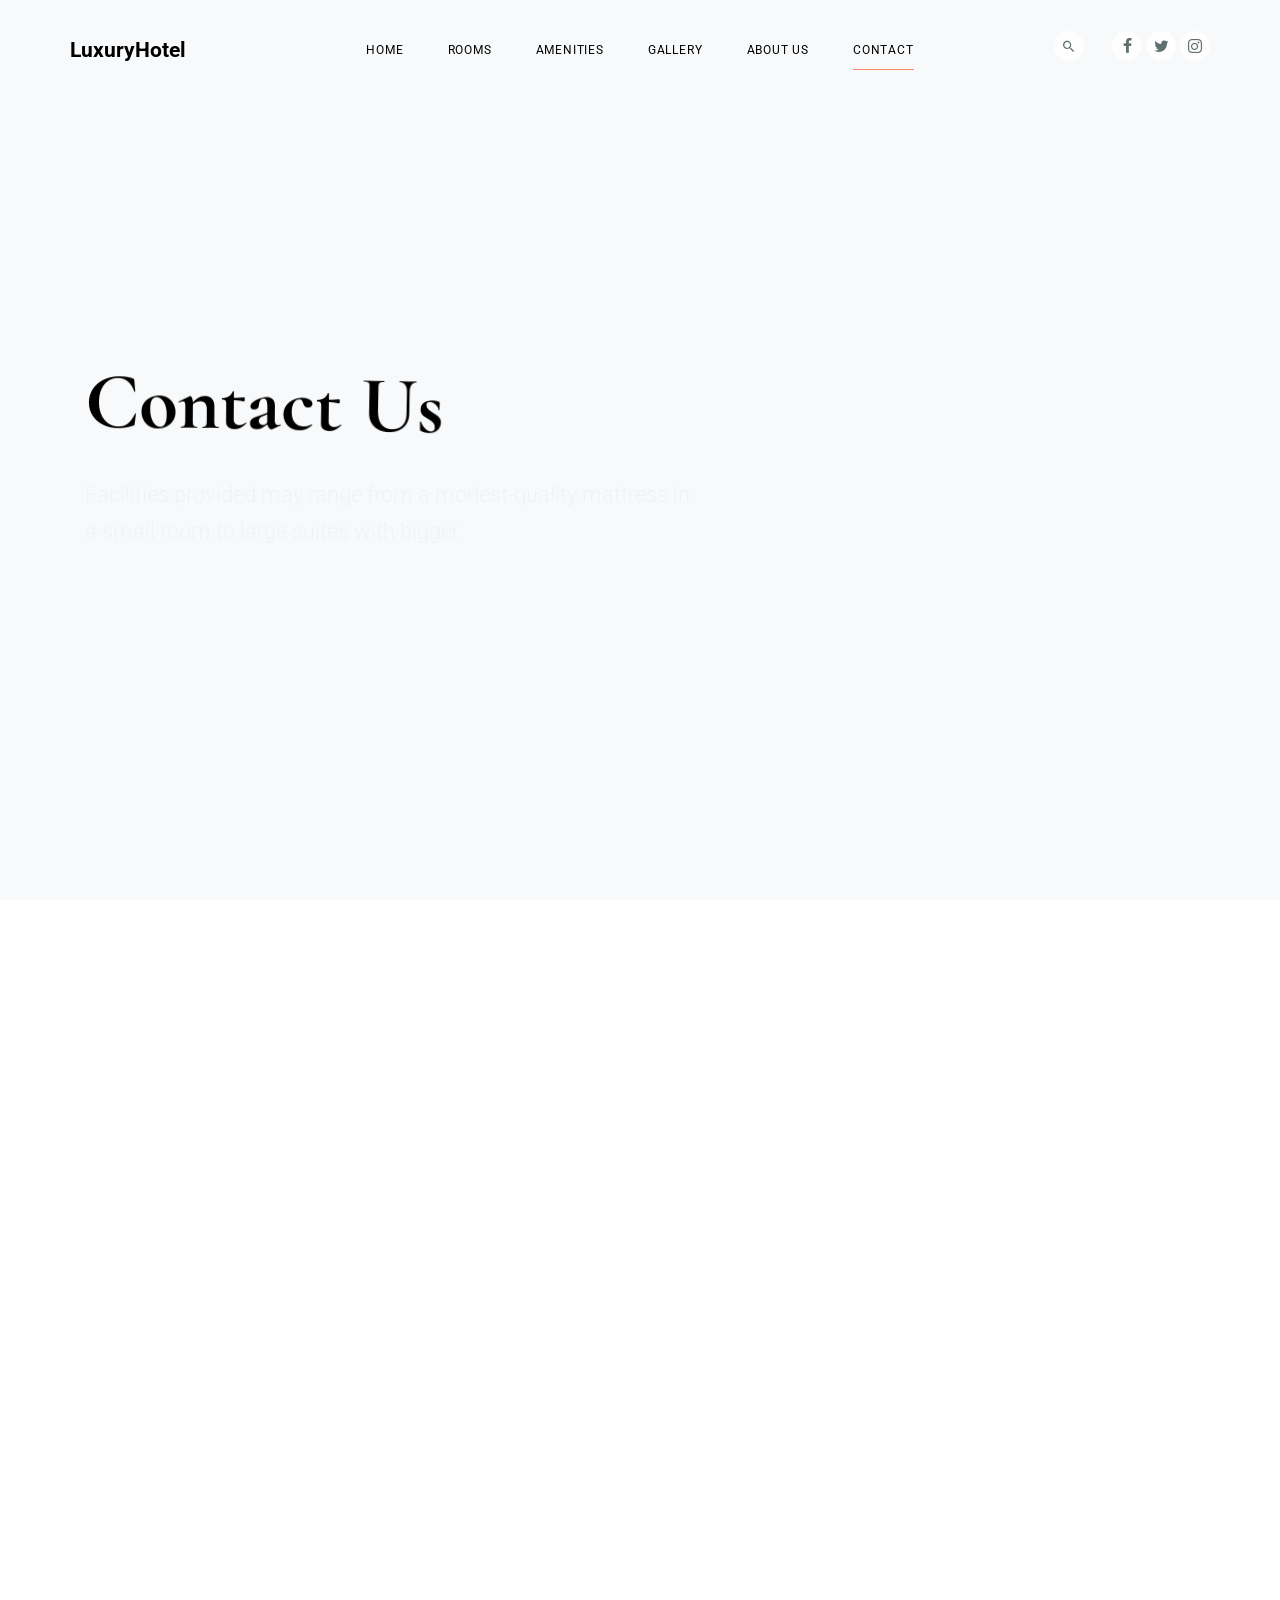
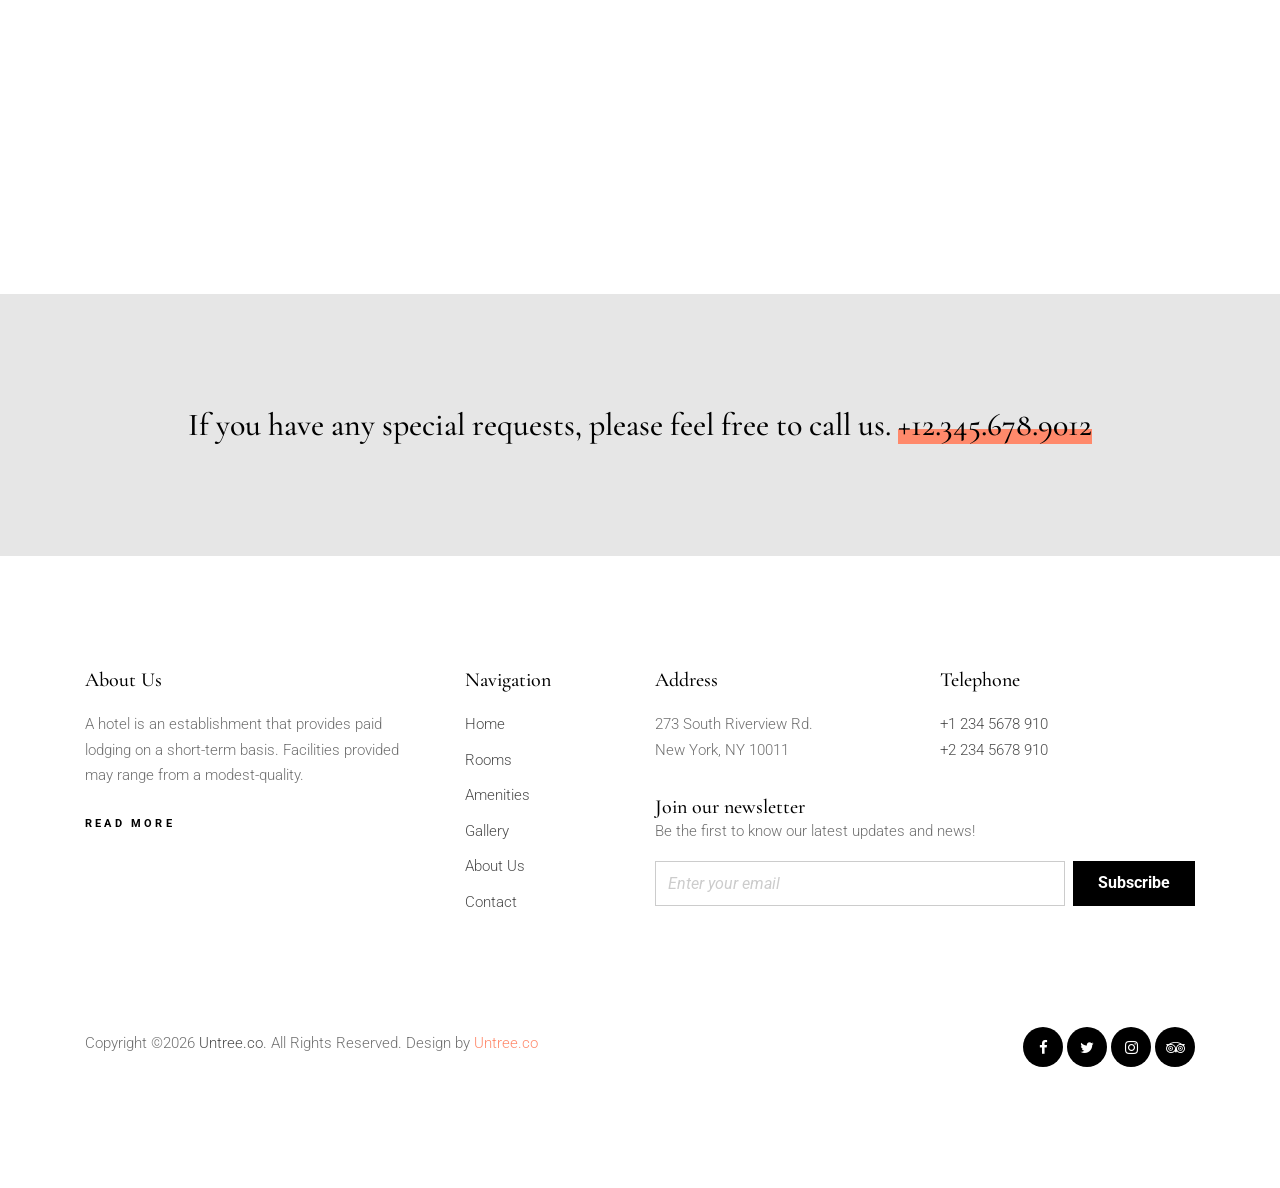
<file: contact.html>
<!-- /*
* Template Name: LuxuryHotel
* Template Author: Untree.co
* Tempalte URI: https://untree.co/
* License: https://creativecommons.org/licenses/by/3.0/
*/ -->
<!doctype html>
<html lang="en">

<head>
  <meta charset="utf-8">
  <meta name="viewport" content="width=device-width, initial-scale=1, shrink-to-fit=no">
  <meta name="author" content="Untree.co">
  <link rel="shortcut icon" href="favicon.png">

  <meta name="description" content="" />
  <meta name="keywords" content="" />

    <link href="https://fonts.googleapis.com/css?family=Cormorant+Garamond:400,500i,700|Roboto:300,400,500,700&display=swap" rel="stylesheet">

    <link rel="stylesheet" href="css/vendor/icomoon/style.css">
    <link rel="stylesheet" href="css/vendor/owl.carousel.min.css">
    <link rel="stylesheet" href="css/vendor/aos.css">
    <link rel="stylesheet" href="css/vendor/animate.min.css">
    <link rel="stylesheet" href="css/vendor/bootstrap.css">
    <link rel="stylesheet" href="css/vendor/jquery.fancybox.min.css">

    <!-- Theme Style -->
    <link rel="stylesheet" href="css/style.css">

    <title>LuxuryHotel Free HTML Template by Untree.co</title>
  </head>
  <body>
    
    <div id="untree_co--overlayer"></div>
    <div class="loader">
      <div class="spinner-border text-primary" role="status">
        <span class="sr-only">Loading...</span>
      </div>
    </div>

    
    <nav class="untree_co--site-mobile-menu">
      <div class="close-wrap d-flex">
        <a href="#" class="d-flex ml-auto js-menu-toggle">
          <span class="close-label">Close</span>
          <div class="close-times">
            <span class="bar1"></span>
            <span class="bar2"></span>
          </div>
        </a>
      </div>
      <div class="site-mobile-inner"></div>
    </nav>


    <div class="untree_co--site-wrap">

      <nav class="untree_co--site-nav dark js-sticky-nav">
        <div class="container d-flex align-items-center">
          <div class="logo-wrap">
            <a href="index.html" class="untree_co--site-logo">LuxuryHotel</a>
          </div>
          <div class="site-nav-ul-wrap text-center d-none d-lg-block">
            <ul class="site-nav-ul js-clone-nav">
              <li><a href="index.html">Home</a></li>
              <li class="has-children">
                <a href="rooms.html">Rooms</a>
                <ul class="dropdown">
                  <li class="has-children">
                    <a href="#">King Bedroom</a>
                    <ul class="dropdown">
                      <li>
                        <a href="#">King Bedroom</a>
                      </li>
                      <li>
                        <a href="#">Queen &amp; Double Bedroom</a>
                      </li>
                      <li>
                        <a href="#">Le Voila Suite</a>
                      </li>
                    </ul>
                  </li>
                  <li>
                    <a href="#">Queen &amp; Double Bedroom</a>
                  </li>
                  <li>
                    <a href="#">Le Voila Suite</a>
                  </li>
                </ul>
              </li>
              <li><a href="amenities.html">Amenities</a></li>
              <li><a href="gallery.html">Gallery</a></li>
              <li><a href="about.html">About Us</a></li>
              <li class="active"><a href="contact.html">Contact</a></li>
            </ul>
          </div>
          <div class="icons-wrap text-md-right">

            <ul class="icons-top d-none d-lg-block">
              <li class="mr-4">
                <a href="#" class="js-search-toggle"><span class="icon-search2"></span></a>
              </li>
              <li>
                <a href="#"><span class="icon-facebook"></span></a>
              </li>
              <li>
                <a href="#"><span class="icon-twitter"></span></a>
              </li>
              <li>
                <a href="#"><span class="icon-instagram"></span></a>
              </li>
            </ul>

            <!-- Mobile Toggle -->
            <a href="#" class="d-block d-lg-none burger js-menu-toggle" data-toggle="collapse" data-target="#main-navbar">
              <span></span>
            </a>
          </div>
        </div>
      </nav>

      <main class="untree_co--site-main">
        

        <div class="untree_co--site-hero inner-page bg-light" style="background-color: #fff;">
          <div class="container">
            <div class="row align-items-center">
              <div class="col-md-9">
                <div class="site-hero-contents" data-aos="fade-up">
                  <h1 class="hero-heading">Contact Us</h1>
                  <div class="sub-text w-75">
                    <p>Facilities provided may range from a modest-quality mattress in a small room to large suites with bigger.</p>
                  </div>
                </div>
              </div>
            </div>
          </div>
        </div>
        
        <div class="untree_co--site-section">
          <div class="container">
            
              <div class="row">
                <div class="col-12" data-aos="fade-up">
                  <h2 class="display-4 mb-5">Fill the form</h2>
                </div>
                <div class="col-md-6 mb-5 mb-md-0" data-aos="fade-up" data-aos-delay="100">
                  
                  <form action="#">
                    <div class="form-group">
                      <label for="name">Your Name *</label>
                      <input type="text" class="form-control" id="name">
                    </div>
                    <div class="form-group">
                      <label for="email2">Your Email *</label>
                      <input type="text" class="form-control" id="email2">
                    </div>
                    <div class="form-group">
                      <label for="subject">Subject</label>
                      <input type="text" class="form-control" id="subject">
                    </div>
                    <div class="form-group">
                      <label for="message">Message *</label>
                      <textarea name="message" class="form-control" id="message" cols="30" rows="10"></textarea>
                    </div>
                    <div class="form-group">
                      <input type="submit" value="Send" class="btn btn-black px-5 text-white">
                    </div>
                  </form>
                </div>
                <div class="col-md-4 ml-auto"  data-aos="fade-up" data-aos-delay="200">
                  <div class="media-29190">
                    <span class="label">Email</span>
                    <p><a href="#">info@Untree.co</a></p>
                  </div>
                  <div class="media-29190">
                    <span class="label">Phone</span>
                    <p><a href="#">+30 931 3829 399</a></p>
                  </div>
                  <div class="media-29190">
                    <span class="label">Address</span>
                    <p>273 South Riverview Rd. New York, NY 10011</p>
                  </div>
                  <div class="media-29190">
                    <span class="label">Social</span>
                    <ul class="icons-top icons-dark">
                      <li>
                        <a href="#"><span class="icon-facebook"></span></a>
                      </li>
                      <li>
                        <a href="#"><span class="icon-twitter"></span></a>
                      </li>
                      <li>
                        <a href="#"><span class="icon-instagram"></span></a>
                      </li>
                      <li>
                        <a href="#"><span class="icon-tripadvisor"></span></a>
                      </li>
                    </ul>
                  </div>
                </div>

              </div>
            
          </div>
        </div>

        <div class="untree_co--site-section py-5 bg-body-darker cta">
          <div class="container">
            <div class="row">
              <div class="col-12 text-center">
                <h3 class="m-0 p-0">If you have any special requests, please feel free to call us. <a href="tel://+123456789012">+12.345.678.9012</a></h3>
              </div>
            </div>
          </div>
        </div>

      </main>
      <footer class="untree_co--site-footer">

        <div class="container">
          <div class="row">
            <div class="col-md-4 pr-md-5">
              <h3>About Us</h3>
              <p>A hotel is an establishment that provides paid lodging on a short-term basis. Facilities provided may range from a modest-quality.</p>
              <p><a href="#" class="readmore">Read more</a></p>
            </div>
            <div class="col-md-8 ml-auto">
              <div class="row">
                <div class="col-md-3">
                  <h3>Navigation</h3>
                  <ul class="list-unstyled">
                    <li><a href="#">Home</a></li>
                    <li><a href="#">Rooms</a></li>
                    <li><a href="#">Amenities</a></li>
                    <li><a href="#">Gallery</a></li>
                    <li><a href="#">About Us</a></li>
                    <li><a href="#">Contact</a></li>
                  </ul>
                </div>
                <div class="col-md-9 ml-auto">
                  <div class="row mb-3">
                    <div class="col-md-6">
                      <h3>Address</h3>
                      <address>273 South Riverview Rd. <br> New York, NY 10011</address>
                    </div>
                    <div class="col-md-6">
                      <h3>Telephone</h3>
                      <p>
                        <a href="#">+1 234 5678 910</a> <br>
                        <a href="#">+2 234 5678 910</a>
                      </p>
                    </div>
                  </div>

                  <h3 class="mb-0">Join our newsletter</h3>
                  <p>Be the first to know our latest updates and news!</p>
                  <form action="#" method="" class="form-subscribe">
                    <div class="form-group d-flex">
                      <input type="email" class="form-control mr-2" placeholder="Enter your email">
                      <input type="submit" value="Subscribe" class="btn btn-black px-4 text-white">
                    </div>
                  </form>
                </div>
                
              </div>
            </div>
          </div>
          <div class="row mt-5 pt-5 align-items-center">
            <div class="col-md-6 text-md-left">
              <!-- Link back to Untree.co can't be removed. Template is licensed under CC BY 3.0. If you purchased a license you can remove this. -->
              <p>
                Copyright &copy;<script>document.write(new Date().getFullYear());</script> <a href="index.html">Untree.co</a>. All Rights Reserved. Design by <a href="https://untree.co/" target="_blank" class="text-primary">Untree.co</a>
              </p>
            <!-- Link back to Untree.co can't be removed. Template is licensed under CC BY 3.0. If you purchased a license you can remove this. -->
            </div>
            <div class="col-md-6 text-md-right">
              <ul class="icons-top icons-dark">
              <li>
                <a href="#"><span class="icon-facebook"></span></a>
              </li>
              <li>
                <a href="#"><span class="icon-twitter"></span></a>
              </li>
              <li>
                <a href="#"><span class="icon-instagram"></span></a>
              </li>
              <li>
                <a href="#"><span class="icon-tripadvisor"></span></a>
              </li>
            </ul>

            </div>
          </div>
        </div>
        
      </footer>
    </div>
    <!-- Search -->
    <div class="search-wrap">
      <a href="#" class="close-search js-search-toggle">
        <span>Close</span>
      </a>
      <div class="container">
        <div class="row justify-content-center align-items-center text-center">
          <div class="col-md-12">
            <form action="#">
              <input type="search" name="s" id="s" placeholder="Type a keyword and hit enter..."  autocomplete="false">
            </form>    
          </div>
        </div>
      </div>
    </div>

    <script src="js/vendor/jquery-3.3.1.min.js"></script>
    <script src="js/vendor/popper.min.js"></script>
    <script src="js/vendor/bootstrap.min.js"></script>

    <script src="js/vendor/owl.carousel.min.js"></script>
    
    <script src="js/vendor/jarallax.min.js"></script>
    <script src="js/vendor/jarallax-element.min.js"></script>
    <script src="js/vendor/ofi.min.js"></script>

    <script src="js/vendor/aos.js"></script>

    <script src="js/vendor/jquery.lettering.js"></script>
    <script src="js/vendor/jquery.sticky.js"></script>

    <script src="js/vendor/jquery.fancybox.min.js"></script>

    <script src="js/vendor/TweenMax.min.js"></script>
    <script src="js/vendor/ScrollMagic.min.js"></script>
    <script src="js/vendor/scrollmagic.animation.gsap.min.js"></script>
    <script src="js/vendor/debug.addIndicators.min.js"></script>


    <script src="js/main.js"></script>
  </body>
</html>
</file>
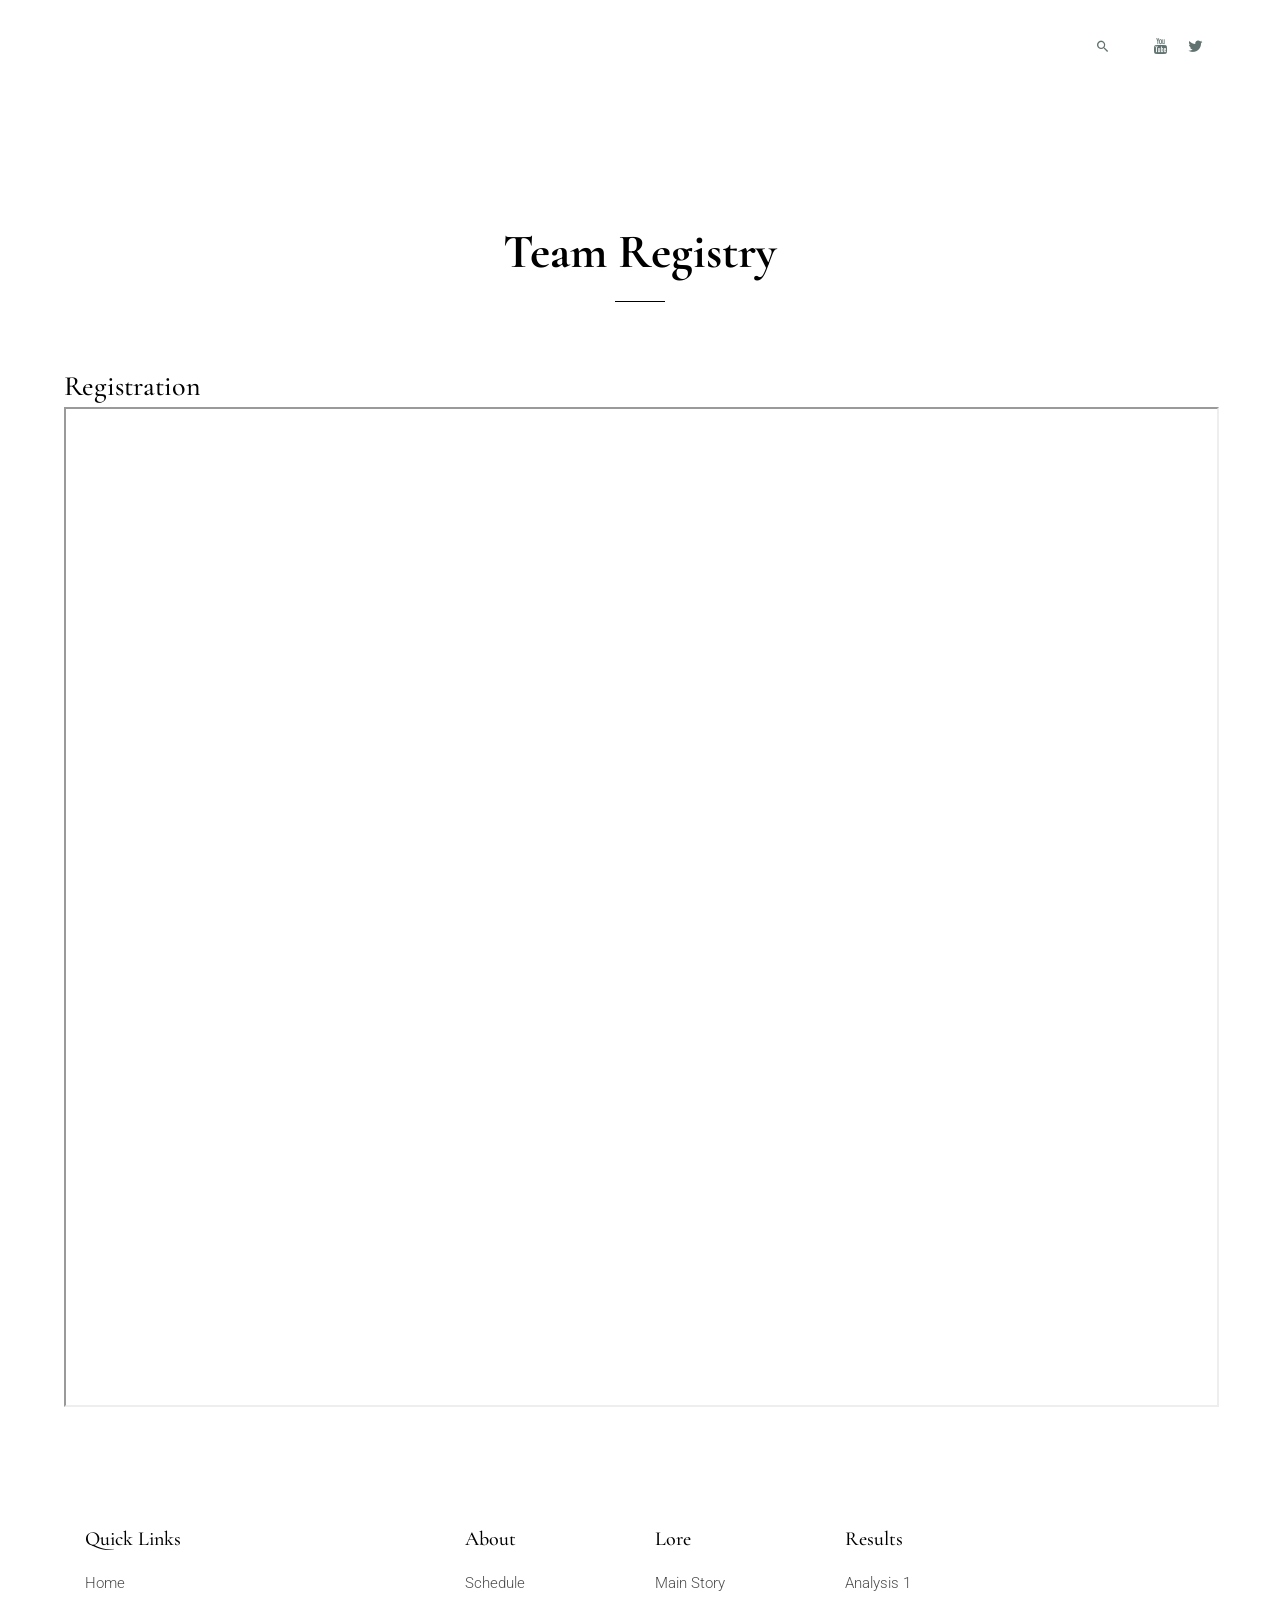
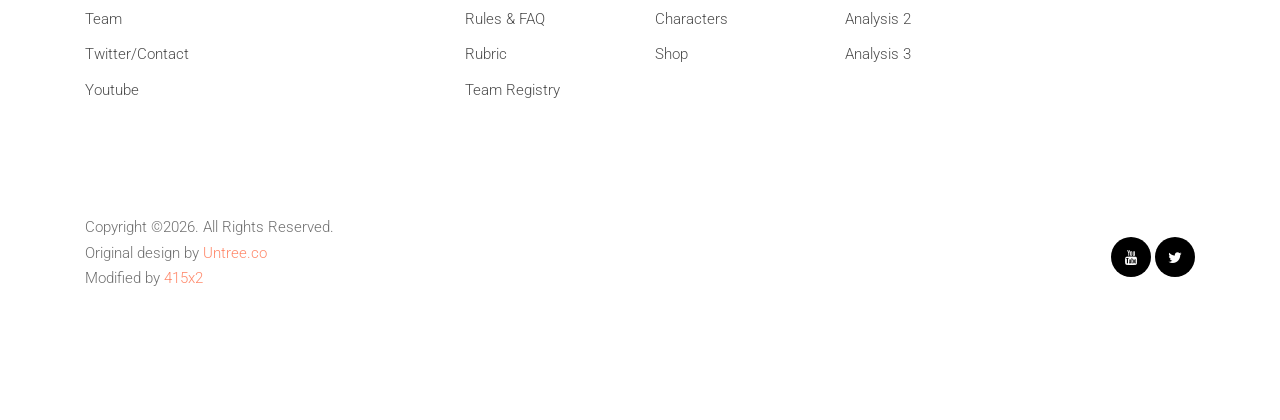
<file: registry.html>
<!-- /*
* Template Name: LuxuryHotel
* Template Author: Untree.co
* Tempalte URI: https://untree.co/
* License: https://creativecommons.org/licenses/by/3.0/
*/ -->
<!doctype html>
<html lang="en">

<head>
  <meta charset="utf-8">
  <meta name="viewport" content="width=device-width, initial-scale=1, shrink-to-fit=no">
  <meta name="author" content="Untree.co">
  <link rel="shortcut icon" href="favicon.png">

  <meta name="description" content="" />
  <meta name="keywords" content="" />

    <link href="https://fonts.googleapis.com/css?family=Cormorant+Garamond:400,500i,700|Roboto:300,400,500,700&display=swap" rel="stylesheet">

    <link rel="stylesheet" href="css/vendor/icomoon/style.css">
    <link rel="stylesheet" href="css/vendor/owl.carousel.min.css">
    <link rel="stylesheet" href="css/vendor/aos.css">
    <link rel="stylesheet" href="css/vendor/animate.min.css">
    <link rel="stylesheet" href="css/vendor/bootstrap.css">

    <!-- Theme Style -->
    <link rel="stylesheet" href="css/style.css">

    <title>Cruise X Chorus Battle</title>
  </head>
  <body>

    <div id="untree_co--overlayer"></div>
    <div class="loader">
      <div class="spinner-border text-primary" role="status">
        <span class="sr-only">Loading...</span>
      </div>
    </div>

    <nav class="untree_co--site-mobile-menu">
      <div class="close-wrap d-flex">
        <a href="#" class="d-flex ml-auto js-menu-toggle">
          <span class="close-label">Close</span>
          <div class="close-times">
            <span class="bar1"></span>
            <span class="bar2"></span>
          </div>
        </a>
      </div>
      <div class="site-mobile-inner"></div>
    </nav>


    <div class="untree_co--site-wrap">

      <nav class="untree_co--site-nav js-sticky-nav">
        <div class="container d-flex align-items-center">
          <div class="logo-wrap">
            <a href="index" class="untree_co--site-logo">Cruise X</a>
          </div>
          <div class="site-nav-ul-wrap text-center d-none d-lg-block">
            <ul class="site-nav-ul js-clone-nav">
              <li class="active"><a href="index">Home</a></li>
              <li class="has-children">
                <a href="#">About</a>
                <ul class="dropdown">
                  <li>
                    <a href="schedule">Schedule</a>
                  </li>
                  <li>
                    <a href="rules">Rules & FAQ</a>
                  </li>
                  <li>
                    <a href="rubrics">Rubrics</a>
                  </li>
                  <li>
                    <a href="registry">Team Registry</a>
                  </li>
                </ul>
              </li>
              <li class="has-children">
                <a href="#">Lore</a>
                <ul class="dropdown">
                  <li>
                    <a href="story">Main Story</a>
                  </li>
                  <li>
                    <a href="character">Characters</a>
                  </li>
                  <li>
                    <a href="shop">Shop</a>
                  </li>
                </ul>
              </li>
              <li><a href="team">Team</a></li>
              <li class="has-children">
                <a href="#">Results</a>
                <ul class="dropdown">
                  <li>
                    <a href="a1">Analysis 1</a>
                  </li>
                  <li>
                    <a href="a2">Analysis 2</a>
                  </li>
                  <li>
                    <a href="a3">Analysis 3</a>
                  </li>
                </ul>
              </li>
          </div>
          <div class="icons-wrap text-md-right">

            <ul class="icons-top d-none d-lg-block">
              <li class="mr-4">
                <a href="#" class="js-search-toggle"><span class="icon-search2"></span></a>
              </li>
              <li>
                <a href="https://youtube.com/channel/UCR2DQlEE3bKNYK-qkt7y-Wg"><span class="icon-youtube"></span></a>
              </li>
              <li>
                <a href="https://twitter.com/cx_chorusbattle"><span class="icon-twitter"></span></a>
              </li>
            </ul>

            <!-- Mobile Toggle -->
            <a href="#" class="d-block d-lg-none burger js-menu-toggle" data-toggle="collapse" data-target="#main-navbar">
              <span></span>
            </a>
          </div>
        </div>
      </nav>


        
        <div class="untree_co--site-section float-left pb-0 featured-rooms">


          <main class="untree_co--site-main">
            
            <div class="untree_co--site-section">
    
              <div class="container-fluid px-md-0">
    
                <div class="row justify-content-center text-center pt-0 pb-5">  
                  <div class="col-lg-6 section-heading" data-aos="fade-up">
                    <h3 class="text-center">Team Registry</h3>
                  </div>
                </div>
               
                <div class="row no-gutters">
                  <div class="col-md-12" style="padding-left:5%;">
                    <div class="row">
                      <div class="col-md-12">
                        
                        <h3 class="mb-1" data-aos="fade-up">Registration</h3>
                        <div class="row ">
                          <div class="col-md-12" data-aos="fade-up">
                            <iframe src="https://docs.google.com/spreadsheets/d/e/2PACX-1vRaQOyNMc2p0BLBySOPlP6DIEEOZay5IV9p2_MgTU4-0kE25sI0vFSvU6h7kz6rBXCI4aay34UNYlLs/pubhtml?widget=true&amp;headers=false"
                            width="95%" height="1000px;"></iframe>
                          </div>
                        </div>

                       


                      </div>
                      </div>
                    </div>
                  </div>
                </div>
            </div>
    
          </main>   

                           

      </div>

      <!-- FOOTER -->

      <footer class="untree_co--site-footer">

        <div class="container">
          <div class="row">
            <div class="col-md-4 ml-auto">
              <h3>Quick Links</h3>
              <ul class="list-unstyled">
                <li><a href="#">Home</a></li>
                <li><a href="team">Team</a></li>
                <li><a href="https://twitter.com/CX_ChorusBattle">Twitter/Contact</a></li>
                <li><a href="https://youtube.com/channel/UCR2DQlEE3bKNYK-qkt7y-Wg">Youtube</a></li>
              </ul>
            </div>
            <div class="col-md-8 ml-auto">
              <div class="row">
                <div class="col-md-3">
                  <h3>About</h3>
                  <ul class="list-unstyled">
                    <li><a href="schedule">Schedule</a></li>
                    <li><a href="rules">Rules & FAQ</a></li>
                    <li><a href="rubrics">Rubric</a></li>
                    <li><a href="registry">Team Registry</a></li>
                  </ul>
                </div>
                <div class="col-md-3">
                  <h3>Lore</h3>
                  <ul class="list-unstyled">
                    <li><a href="story">Main Story</a></li>
                    <li><a href="character">Characters</a></li>
                    <li><a href="shop">Shop</a></li>
                  </ul>
                </div>
                <div class="col-md-3">
                  <h3>Results</h3>
                  <ul class="list-unstyled">
                    <li><a href="a1">Analysis 1</a></li>
                    <li><a href="a2">Analysis 2</a></li>
                    <li><a href="a3">Analysis 3</a></li>
                  </ul>
                </div>
                
              </div>
            </div>
            
          </div>
          <div class="row mt-5 pt-5 align-items-center">
            <div class="col-md-6 text-md-left">
              <!-- Link back to Untree.co can't be removed. Template is licensed under CC BY 3.0. If you purchased a license you can remove this. -->
              <p>
                Copyright &copy;<script>document.write(new Date().getFullYear());</script>. All Rights Reserved. <br>
                Original design by <a href="https://untree.co/" target="_blank" class="text-primary">Untree.co</a><br>
                Modified by <a href="https://twitter.com/415x2" target="_blank" class="text-primary">415x2</a>
              </p>
            <!-- Link back to Untree.co can't be removed. Template is licensed under CC BY 3.0. If you purchased a license you can remove this. -->
            </div>
            <div class="col-md-6 text-md-right">
              <ul class="icons-top icons-dark">
              <li>
                <a href="https://youtube.com/channel/UCR2DQlEE3bKNYK-qkt7y-Wg"><span class="icon-youtube"></span></a>
              </li>
              <li>
                <a href="https://twitter.com/cx_chorusbattle"><span class="icon-twitter"></span></a>
              </li>
            </ul>

            </div>
          </div>
        </div>
        
      </footer>
    </div>

    <!-- Search -->
    <div class="search-wrap">
      <a href="#" class="close-search js-search-toggle">
        <span>Close</span>
      </a>
      <div class="container">
        <div class="row justify-content-center align-items-center text-center">
          <div class="col-md-12">
            <form action="#">
              <input type="search" name="s" id="s" placeholder="Type a keyword and hit enter..."  autocomplete="false">
            </form>    
          </div>
        </div>
      </div>
    </div>

    <script src="js/vendor/jquery-3.3.1.min.js"></script>
    <script src="js/vendor/popper.min.js"></script>
    <script src="js/vendor/bootstrap.min.js"></script>

    <script src="js/vendor/owl.carousel.min.js"></script>
    
    <script src="js/vendor/jarallax.min.js"></script>
    <script src="js/vendor/jarallax-element.min.js"></script>
    <script sr c="js/vendor/ofi.min.js"></script>

    <script src="js/vendor/aos.js"></script>

    <script src="js/vendor/jquery.lettering.js"></script>
    <script src="js/vendor/jquery.sticky.js"></script>

    <script src="js/vendor/TweenMax.min.js"></script>
    <script src="js/vendor/ScrollMagic.min.js"></script>
    <script src="js/vendor/scrollmagic.animation.gsap.min.js"></script>
    <script src="js/vendor/debug.addIndicators.min.js"></script>


    <script src="js/main.js"></script>
  </body>
</html>
</file>
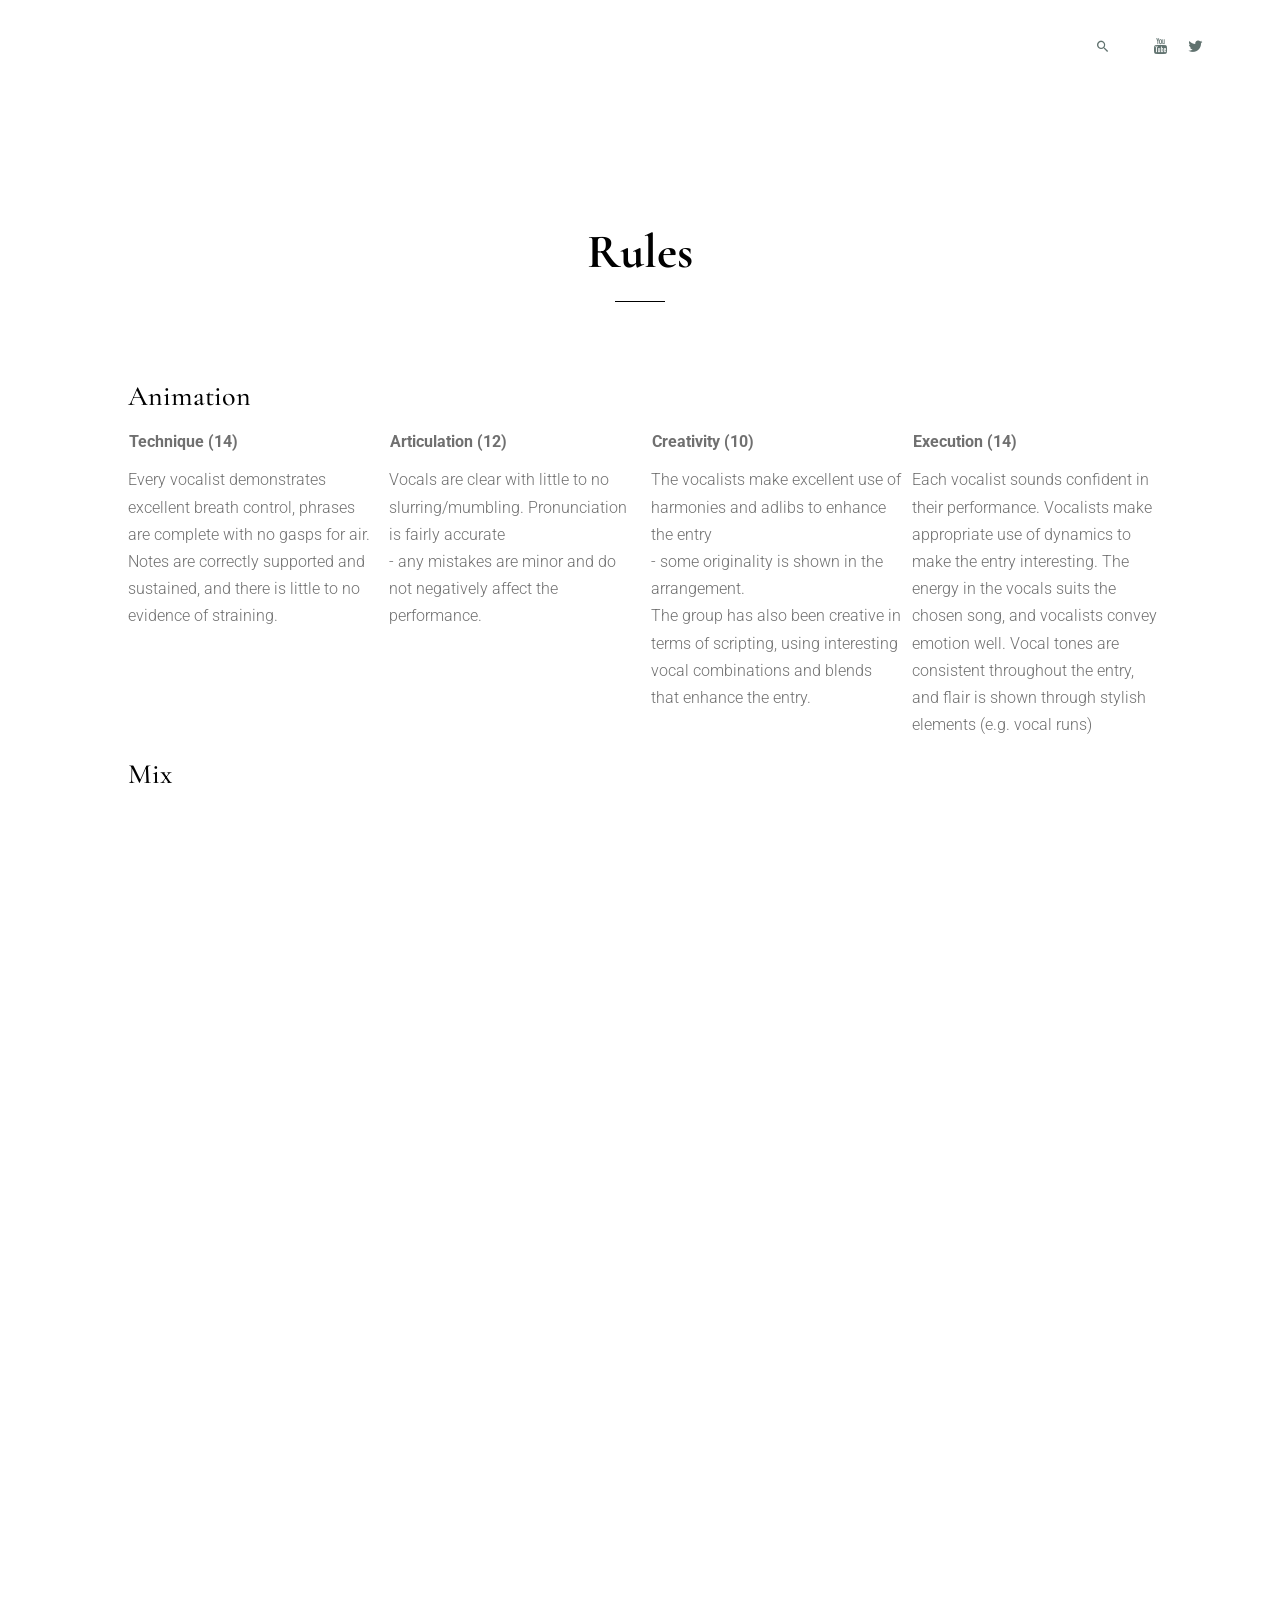
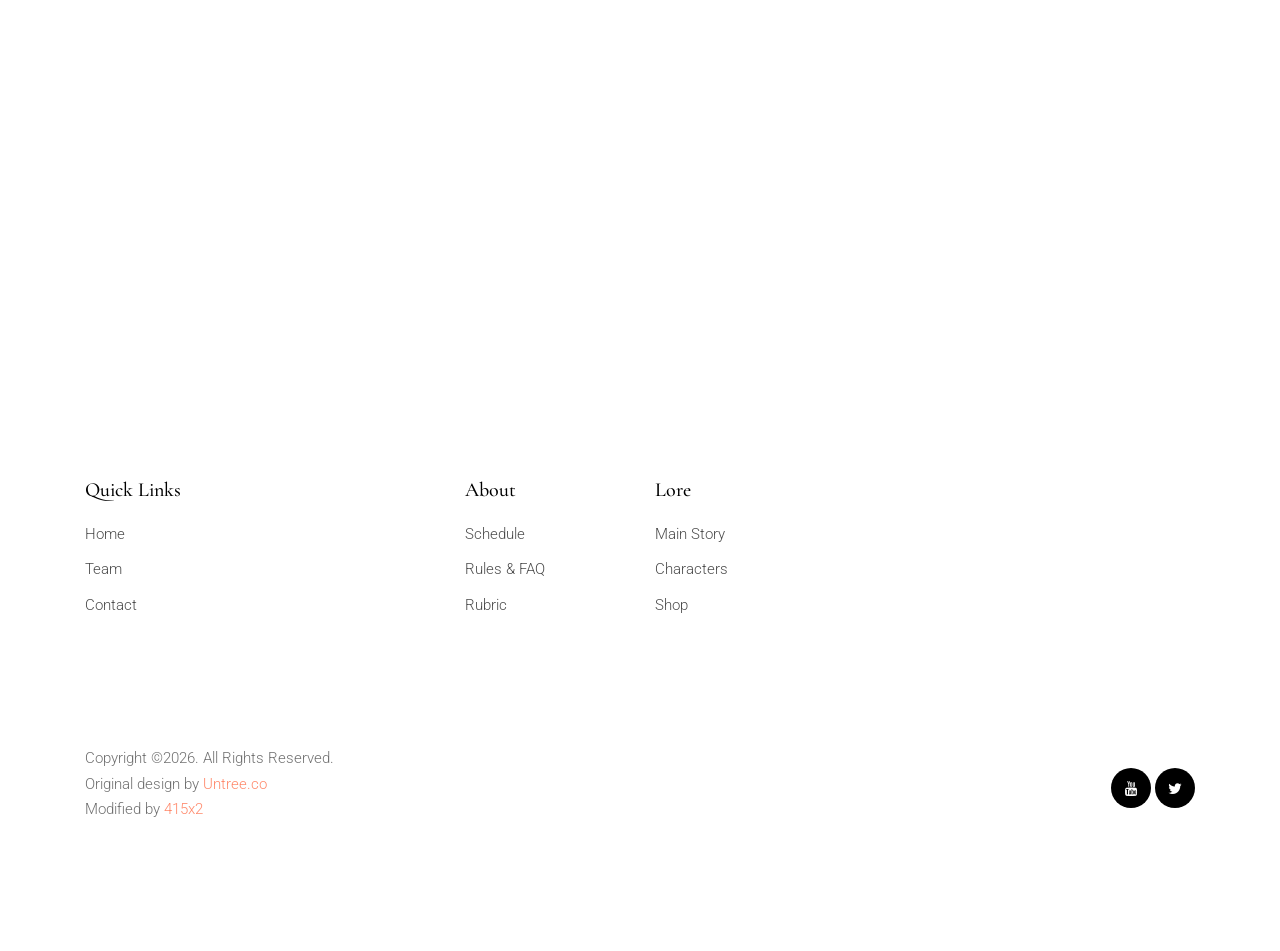
<file: rubric.html>
<!-- /*
* Template Name: LuxuryHotel
* Template Author: Untree.co
* Tempalte URI: https://untree.co/
* License: https://creativecommons.org/licenses/by/3.0/
*/ -->
<!doctype html>
<html lang="en">

<head>
  <meta charset="utf-8">
  <meta name="viewport" content="width=device-width, initial-scale=1, shrink-to-fit=no">
  <meta name="author" content="Untree.co">
  <link rel="shortcut icon" href="favicon.png">

  <meta name="description" content="" />
  <meta name="keywords" content="" />

    <link href="https://fonts.googleapis.com/css?family=Cormorant+Garamond:400,500i,700|Roboto:300,400,500,700&display=swap" rel="stylesheet">

    <link rel="stylesheet" href="css/vendor/icomoon/style.css">
    <link rel="stylesheet" href="css/vendor/owl.carousel.min.css">
    <link rel="stylesheet" href="css/vendor/aos.css">
    <link rel="stylesheet" href="css/vendor/animate.min.css">
    <link rel="stylesheet" href="css/vendor/bootstrap.css">

    <!-- Theme Style -->
    <link rel="stylesheet" href="css/style.css">

    <title>Cruise X Chorus Battle</title>
  </head>
  <body>

    <div id="untree_co--overlayer"></div>
    <div class="loader">
      <div class="spinner-border text-primary" role="status">
        <span class="sr-only">Loading...</span>
      </div>
    </div>

    <nav class="untree_co--site-mobile-menu">
      <div class="close-wrap d-flex">
        <a href="#" class="d-flex ml-auto js-menu-toggle">
          <span class="close-label">Close</span>
          <div class="close-times">
            <span class="bar1"></span>
            <span class="bar2"></span>
          </div>
        </a>
      </div>
      <div class="site-mobile-inner"></div>
    </nav>


    <div class="untree_co--site-wrap">

      <nav class="untree_co--site-nav js-sticky-nav">
        <div class="container d-flex align-items-center">
          <div class="logo-wrap">
            <a href="index" class="untree_co--site-logo">Cruise X</a>
          </div>
          <div class="site-nav-ul-wrap text-center d-none d-lg-block">
            <ul class="site-nav-ul js-clone-nav">
              <li class="active"><a href="index">Home</a></li>
              <li class="has-children">
                <a href="#">About</a>
                <ul class="dropdown">
                  <li>
                    <a href="schedule">Schedule</a>
                  </li>
                  <li>
                    <a href="rules">Rules & FAQ</a>
                  </li>
                  <li>
                    <a href="rubrics">Rubrics</a>
                  </li>
                  <li>
                    <a href="registry">Team Registry</a>
                  </li>
                </ul>
              </li>
              <li class="has-children">
                <a href="#">Lore</a>
                <ul class="dropdown">
                  <li>
                    <a href="story">Main Story</a>
                  </li>
                  <li>
                    <a href="character">Characters</a>
                  </li>
                  <li>
                    <a href="shop">Shop</a>
                  </li>
                </ul>
              </li>
              <li><a href="team">Team</a></li>
              <li class="has-children">
                <a href="#">Results</a>
                <ul class="dropdown">
                  <li>
                    <a href="a1">Analysis 1</a>
                  </li>
                  <li>
                    <a href="a2">Analysis 2</a>
                  </li>
                  <li>
                    <a href="a3">Analysis 3</a>
                  </li>
                </ul>
              </li>
          </div>
          <div class="icons-wrap text-md-right">

            <ul class="icons-top d-none d-lg-block">
              <li class="mr-4">
                <a href="#" class="js-search-toggle"><span class="icon-search2"></span></a>
              </li>
              <li>
                <a href="https://youtube.com/channel/UCR2DQlEE3bKNYK-qkt7y-Wg"><span class="icon-youtube"></span></a>
              </li>
              <li>
                <a href="https://twitter.com/cx_chorusbattle"><span class="icon-twitter"></span></a>
              </li>
            </ul>

            <!-- Mobile Toggle -->
            <a href="#" class="d-block d-lg-none burger js-menu-toggle" data-toggle="collapse" data-target="#main-navbar">
              <span></span>
            </a>
          </div>
        </div>
      </nav>


        
        <div class="untree_co--site-section float-left pb-0 featured-rooms">


          <main class="untree_co--site-main">
            
            <div class="untree_co--site-section">
    
              <div class="container-fluid px-md-0">
    
                <div class="row justify-content-center text-center pt-0 pb-5">  
                  <div class="col-lg-6 section-heading" data-aos="fade-up">
                    <h3 class="text-center">Rules</h3>
                  </div>
                </div>
               
                <div class="row no-gutters">
                  <div class="col-md-11" style="padding-left:10%;">
                    <div class="row">
                      <div class="col-md-12">
                        <h3 class="mb-1" data-aos="fade-up" style="padding:10px; padding-left:0px;">Animation</h3>
                        <div class="row ">
                          <div class="col-md-12" data-aos="fade-up">

                                <table>
                                <tr>
                                    <th width="25%" >Technique (14)</th>
                                    <th width="25%">Articulation (12)</th>
                                    <th width="25%">Creativity (10)</th>
                                    <th width="25%">Execution (14)</th>
                                </tr>
                                <tr>
                                    <td valign="top" style="padding:10px; padding-left:0px;">Every vocalist demonstrates excellent breath control, phrases are complete with no gasps for air. Notes are correctly supported and sustained, and there is little to no evidence of straining.</td>
                                    <td valign="top" style="padding:10px; padding-left:0px;">Vocals are clear with little to no slurring/mumbling. Pronunciation is fairly accurate <br>
                                        - any mistakes are minor and do not negatively affect the performance. </td>
                                    <td valign="top" style="padding:10px; padding-left:0px;">The vocalists make excellent use of harmonies and adlibs to enhance the entry <br>
                                        - some originality is shown in the arrangement. <br>
                                        The group has also been creative in terms of scripting, using interesting vocal combinations and blends that enhance the entry. </td>
                                    <td valign="top" style="padding:10px; padding-left:0px;">Each vocalist sounds  confident in their performance. Vocalists make appropriate use of dynamics to make the entry interesting. The energy in the vocals suits the chosen song, and vocalists convey emotion well. 
                                        Vocal tones are consistent throughout the entry, and flair is shown through stylish elements (e.g. vocal runs)
                                </td>
                                </tr>
                                </table>
                          </div>
                        </div>
                      </div>

                      <div class="col-md-12">
                        <h3 class="mb-1" data-aos="fade-up" style="padding:10px; padding-left:0px;">Mix</h3>
                        <div class="row ">
                          <div class="col-md-12" data-aos="fade-up">

                                <table>
                                <tr>
                                    <th width="20%">Tuning (10)</th>
                                    <th width="20%">Timing (10)</th>
                                    <th width="20%">Volume Balance (10)</th>
                                    <th width="20%">Depth (10)</th>
                                    <th width="20%">Frequency Balance (10)</th>
                                </tr>
                                <tr>
                                    <td valign="top" style="padding:10px; padding-left:0px;">Notes were properly tuned. Tuning techniques are compatible with the style of song and fit with the overall mixing.
                                    </td>
                                    <td valign="top" style="padding:10px; padding-left:0px;">Vocalists are properly timed with the original rhythm of the song. Group vocals are timed and cohesive.</td>
                                    <td valign="top" style="padding:10px; padding-left:0px;">Instrumentals and vocals are well balanced and showcases a smooth volume spectrum while being dynamic. All individual vocal tracks are leveled with each other and there are no peaks. The track is mastered well and the RMS level is compatible with various streaming platforms.                                    </td>
                                    <td valign="top" style="padding:10px; padding-left:0px;">The mix has depth without being dry. Reverbs, delays, and panning tools are well utilized and fills the stereo field without any clashing with the main track. These effects are used creatively.</td>
                                    <td valign="top" style="padding:10px; padding-left:0px;">There is balance between the vocals and the instrumental in the EQ spectrum. The vocals can be clearly heard and the blend between the vocals are well done and balanced with each other. The tracks are cleaned well and the characteristics of the mix match with the style of the song with the general sound shaping in the mastering chain.                                    </td>
                                </tr>
                                </table>
                          </div>
                        </div>
                      </div>

                        
                      <div class="col-md-12">
                        <h3 class="mb-1" data-aos="fade-up" style="padding:10px; padding-left:0px;">Art</h3>
                        <div class="row ">
                          <div class="col-md-12" data-aos="fade-up">

                                <table>
                                <tr>
                                    <th width="20%">Aesthetics (6)</th>
                                    <th width="20%">Creativity(10)</th>
                                    <th width="20%">Polish/Finish (10)</th>
                                    <th width="20%">Cohesion (12)</th>
                                    <th width="20%">Technique (12)</th>
                                </tr>
                                <tr>
                                    <td valign="top" style="padding:10px; padding-left:0px;">How well the art matches the song chosen and theme interpretation. Intentionality of the drawing.</td>
                                    <td valign="top" style="padding:10px; padding-left:0px;">Choices made are unique and not overly repetitive. There are elements that memorably separate them from common, often-seen designs/poses.</td>
                                    <td valign="top" style="padding:10px; padding-left:0px;">Cleanliness of the drawing; art is consistent both in style and quality, and care is put to ensure as such.</td>
                                    <td valign="top" style="padding:10px; padding-left:0px;">Overall visual harmony of art in the context of a music video (collective posing of sprites/ outfit/design/color cohesion, etc.)</td>
                                    <td valign="top" style="padding:10px; padding-left:0px;">Understanding and effective use of fundamental art concepts such as anatomy, lighting, color theory, etc. reflected on stylistic choices.</td>
                                </tr>
                                </table>
                          </div>
                        </div>
                      </div>

                      <div class="col-md-12">
                        <h3 class="mb-1" data-aos="fade-up" style="padding:10px; padding-left:0px;">Animation</h3>
                        <div class="row ">
                          <div class="col-md-12" data-aos="fade-up">

                                <table>
                                <tr>
                                    <th width="20%">Composition (12)</th>
                                    <th width="20%">Technique (12)</th>
                                    <th width="20%">Coherence (10)</th>
                                    <th width="20%">Creativity (10)</th>
                                    <th width="20%">Overall (6)</th>
                                </tr>
                                <tr>
                                    <td valign="top" style="padding:10px; padding-left:0px;">Every vocalist demonstrates excellent breath control, phrases are complete with no gasps for air. Notes are correctly supported and sustained, and there is little to no evidence of straining.</td>
                                    <td valign="top" style="padding:10px; padding-left:0px;">Vocals are clear with little to no slurring/mumbling. Pronunciation is fairly accurate <br>
                                        - any mistakes are minor and do not negatively affect the performance. </td>
                                    <td valign="top" style="padding:10px; padding-left:0px;">The vocalists make excellent use of harmonies and adlibs to enhance the entry <br>
                                        - some originality is shown in the arrangement. <br>
                                        The group has also been creative in terms of scripting, using interesting vocal combinations and blends that enhance the entry. </td>
                                    <td valign="top" style="padding:10px; padding-left:0px;">Each vocalist sounds  confident in their performance. Vocalists make appropriate use of dynamics to make the entry interesting. The energy in the vocals suits the chosen song, and vocalists convey emotion well. 
                                        Vocal tones are consistent throughout the entry, and flair is shown through stylish elements (e.g. vocal runs)
                                    </td>
                                    <td valign="top" style="padding:10px; padding-left:0px;">Each vocalist sounds  confident in their performance. Vocalists make appropriate use of dynamics to make the entry interesting. The energy in the vocals suits the chosen song, and vocalists convey emotion well. 
                                        Vocal tones are consistent throughout the entry, and flair is shown through stylish elements (e.g. vocal runs)
                                    </td>
                                </tr>
                                </table>
                          </div>
                        </div>
                      </div>


                    
                      </div>
                    </div>
                  </div>
                </div>
                
               




                 
    
            </div>
    
          </main>   

                           
      </div>

      <!-- FOOTER -->

      <footer class="untree_co--site-footer">

        <div class="container">
          <div class="row">
            <div class="col-md-4 ml-auto">
              <h3>Quick Links</h3>
              <ul class="list-unstyled">
                <li><a href="#">Home</a></li>
                <li><a href="team">Team</a></li>
                <li><a href="contact">Contact</a></li>
              </ul>
            </div>
            <div class="col-md-8 ml-auto">
              <div class="row">
                <div class="col-md-3">
                  <h3>About</h3>
                  <ul class="list-unstyled">
                    <li><a href="#">Schedule</a></li>
                    <li><a href="rules">Rules & FAQ</a></li>
                    <li><a href="rubric">Rubric</a></li>
                  </ul>
                </div>
                <div class="col-md-9 ml-auto">
                  <div class="row mb-3">
                    <div class="col-md-6">
                      <h3>Lore</h3>
                      <ul class="list-unstyled">
                        <li><a href="#">Main Story</a></li>
                        <li><a href="rules">Characters</a></li>
                        <li><a href="rules">Shop</a></li>
                      </ul>
                    </div>
                  </div>

                </div>
                
              </div>
            </div>
          </div>
          <div class="row mt-5 pt-5 align-items-center">
            <div class="col-md-6 text-md-left">
              <!-- Link back to Untree.co can't be removed. Template is licensed under CC BY 3.0. If you purchased a license you can remove this. -->
              <p>
                Copyright &copy;<script>document.write(new Date().getFullYear());</script>. All Rights Reserved. <br>
                Original design by <a href="https://untree.co/" target="_blank" class="text-primary">Untree.co</a><br>
                Modified by <a href="https://twitter.com/415x2" target="_blank" class="text-primary">415x2</a>
              </p>
            <!-- Link back to Untree.co can't be removed. Template is licensed under CC BY 3.0. If you purchased a license you can remove this. -->
            </div>
            <div class="col-md-6 text-md-right">
              <ul class="icons-top icons-dark">
              <li>
                <a href="https://youtube.com/channel/UCR2DQlEE3bKNYK-qkt7y-Wg"><span class="icon-youtube"></span></a>
              </li>
              <li>
                <a href="https://twitter.com/cx_chorusbattle"><span class="icon-twitter"></span></a>
              </li>
            </ul>

            </div>
          </div>
        </div>
        
      </footer>
    </div>

    <!-- Search -->
    <div class="search-wrap">
      <a href="#" class="close-search js-search-toggle">
        <span>Close</span>
      </a>
      <div class="container">
        <div class="row justify-content-center align-items-center text-center">
          <div class="col-md-12">
            <form action="#">
              <input type="search" name="s" id="s" placeholder="Type a keyword and hit enter..."  autocomplete="false">
            </form>    
          </div>
        </div>
      </div>
    </div>

    <script src="js/vendor/jquery-3.3.1.min.js"></script>
    <script src="js/vendor/popper.min.js"></script>
    <script src="js/vendor/bootstrap.min.js"></script>

    <script src="js/vendor/owl.carousel.min.js"></script>
    
    <script src="js/vendor/jarallax.min.js"></script>
    <script src="js/vendor/jarallax-element.min.js"></script>
    <script sr c="js/vendor/ofi.min.js"></script>

    <script src="js/vendor/aos.js"></script>

    <script src="js/vendor/jquery.lettering.js"></script>
    <script src="js/vendor/jquery.sticky.js"></script>

    <script src="js/vendor/TweenMax.min.js"></script>
    <script src="js/vendor/ScrollMagic.min.js"></script>
    <script src="js/vendor/scrollmagic.animation.gsap.min.js"></script>
    <script src="js/vendor/debug.addIndicators.min.js"></script>


    <script src="js/main.js"></script>
  </body>
</html>
</file>
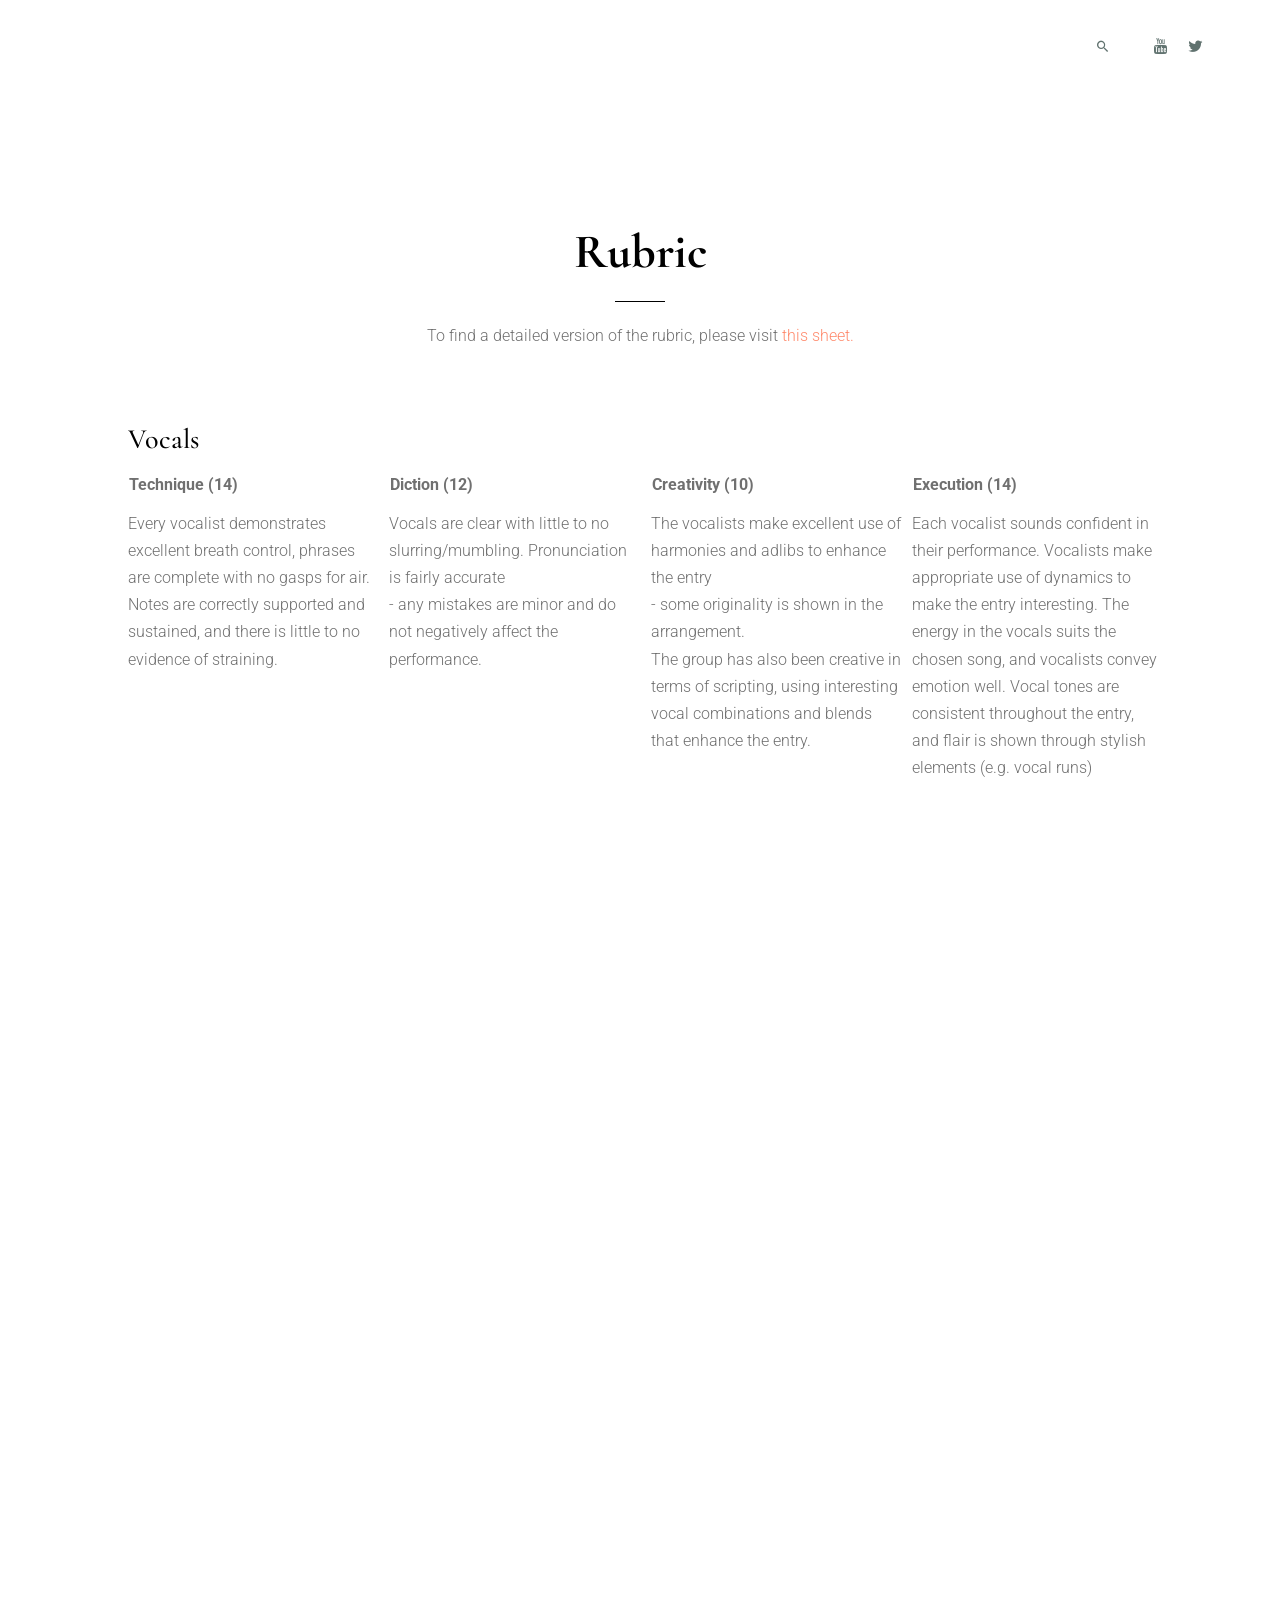
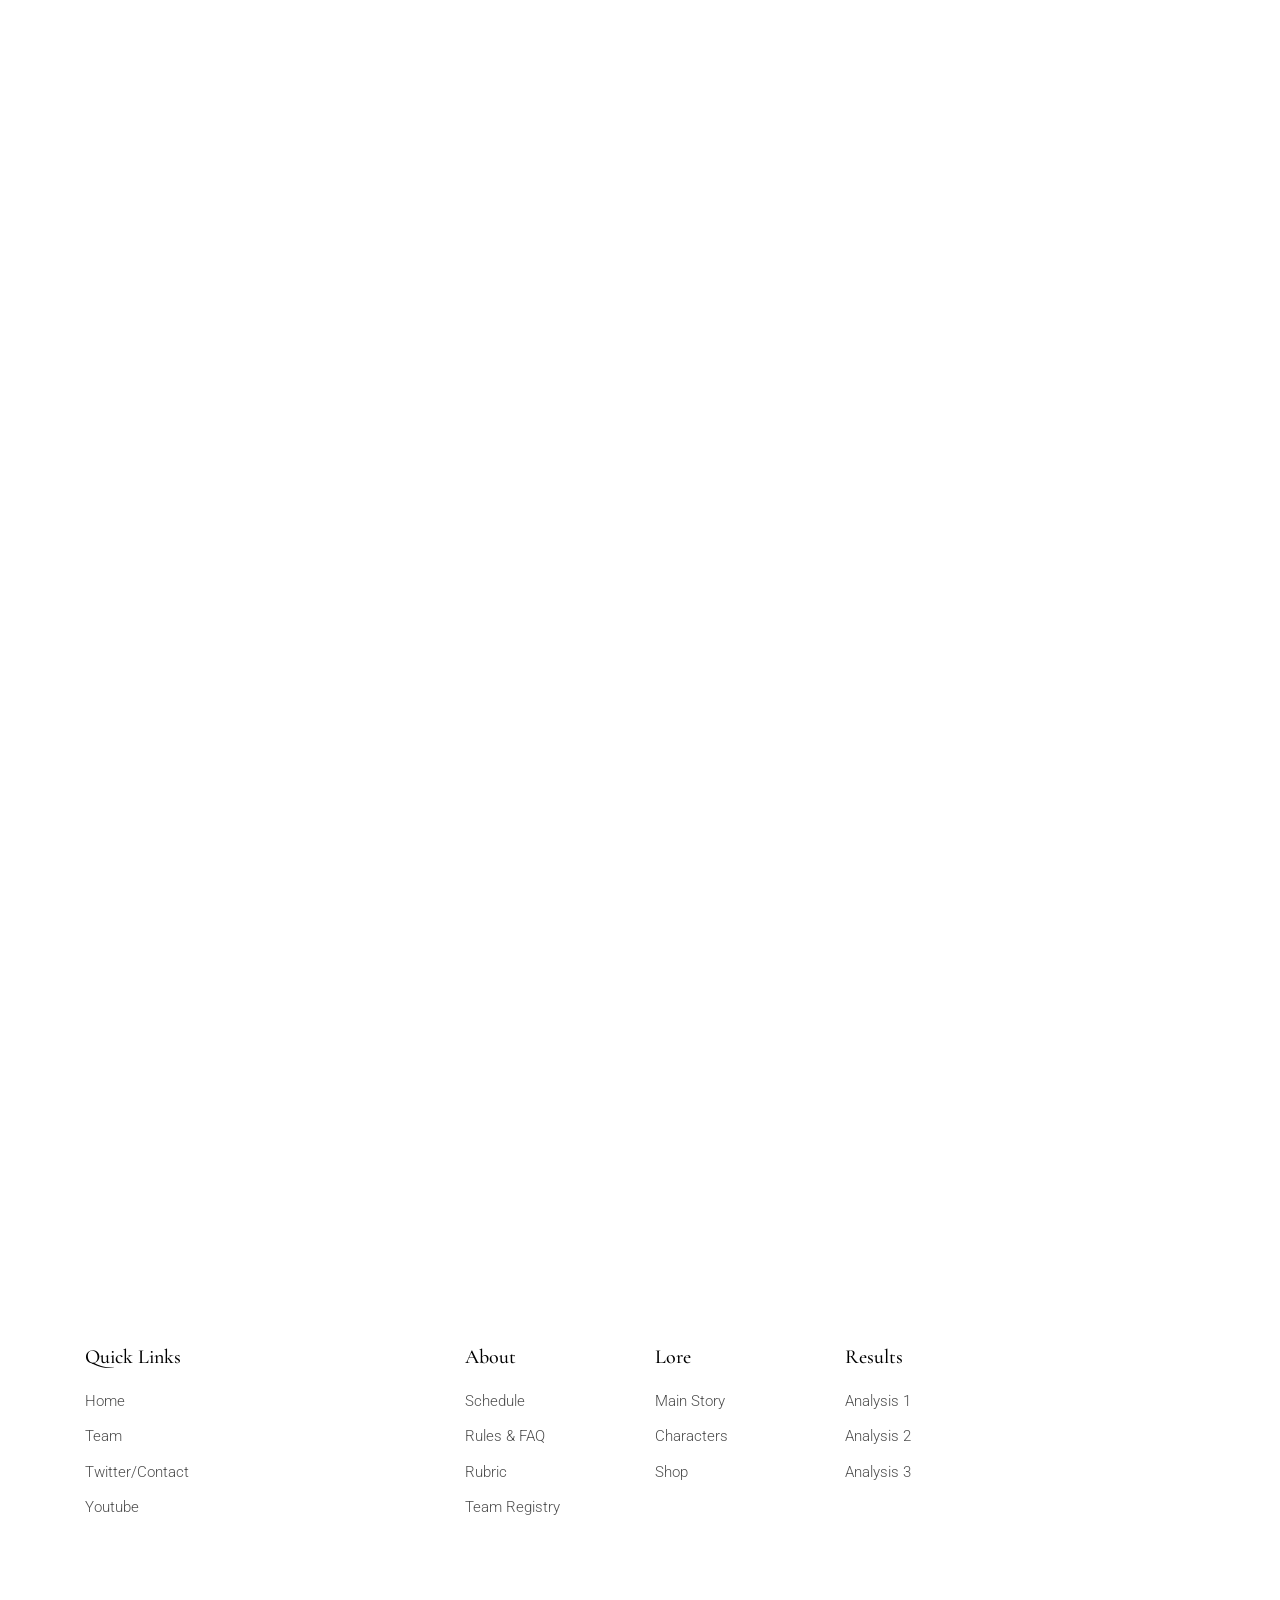
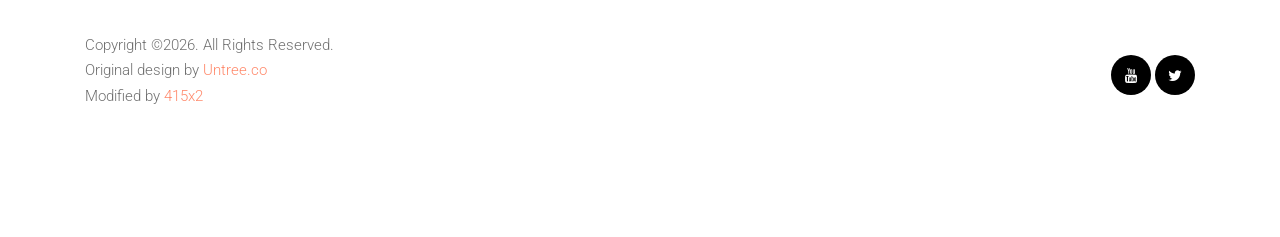
<file: rubrics.html>
<!-- /*
* Template Name: LuxuryHotel
* Template Author: Untree.co
* Tempalte URI: https://untree.co/
* License: https://creativecommons.org/licenses/by/3.0/
*/ -->
<!doctype html>
<html lang="en">

<head>
  <meta charset="utf-8">
  <meta name="viewport" content="width=device-width, initial-scale=1, shrink-to-fit=no">
  <meta name="author" content="Untree.co">
  <link rel="shortcut icon" href="favicon.png">

  <meta name="description" content="" />
  <meta name="keywords" content="" />

    <link href="https://fonts.googleapis.com/css?family=Cormorant+Garamond:400,500i,700|Roboto:300,400,500,700&display=swap" rel="stylesheet">

    <link rel="stylesheet" href="css/vendor/icomoon/style.css">
    <link rel="stylesheet" href="css/vendor/owl.carousel.min.css">
    <link rel="stylesheet" href="css/vendor/aos.css">
    <link rel="stylesheet" href="css/vendor/animate.min.css">
    <link rel="stylesheet" href="css/vendor/bootstrap.css">

    <!-- Theme Style -->
    <link rel="stylesheet" href="css/style.css">

    <title>Cruise X Chorus Battle</title>

  </head>
  <body>

    <div id="untree_co--overlayer"></div>
    <div class="loader">
      <div class="spinner-border text-primary" role="status">
        <span class="sr-only">Loading...</span>
      </div>
    </div>

    <nav class="untree_co--site-mobile-menu">
      <div class="close-wrap d-flex">
        <a href="#" class="d-flex ml-auto js-menu-toggle">
          <span class="close-label">Close</span>
          <div class="close-times">
            <span class="bar1"></span>
            <span class="bar2"></span>
          </div>
        </a>
      </div>
      <div class="site-mobile-inner"></div>
    </nav>


    <div class="untree_co--site-wrap">

      <nav class="untree_co--site-nav js-sticky-nav">
        <div class="container d-flex align-items-center">
          <div class="logo-wrap">
            <a href="index" class="untree_co--site-logo">Cruise X</a>
          </div>
          <div class="site-nav-ul-wrap text-center d-none d-lg-block">
            <ul class="site-nav-ul js-clone-nav">
              <li class="active"><a href="index">Home</a></li>
              <li class="has-children">
                <a href="#">About</a>
                <ul class="dropdown">
                  <li>
                    <a href="schedule">Schedule</a>
                  </li>
                  <li>
                    <a href="rules">Rules & FAQ</a>
                  </li>
                  <li>
                    <a href="rubrics">Rubrics</a>
                  </li>
                  <li>
                    <a href="registry">Team Registry</a>
                  </li>
                </ul>
              </li>
              <li class="has-children">
                <a href="#">Lore</a>
                <ul class="dropdown">
                  <li>
                    <a href="story">Main Story</a>
                  </li>
                  <li>
                    <a href="character">Characters</a>
                  </li>
                  <li>
                    <a href="shop">Shop</a>
                  </li>
                </ul>
              </li>
              <li><a href="team">Team</a></li>
              <li class="has-children">
                <a href="#">Results</a>
                <ul class="dropdown">
                  <li>
                    <a href="a1">Analysis 1</a>
                  </li>
                  <li>
                    <a href="a2">Analysis 2</a>
                  </li>
                  <li>
                    <a href="a3">Analysis 3</a>
                  </li>
                </ul>
              </li>
          </div>
          <div class="icons-wrap text-md-right">

            <ul class="icons-top d-none d-lg-block">
              <li class="mr-4">
                <a href="#" class="js-search-toggle"><span class="icon-search2"></span></a>
              </li>
              <li>
                <a href="https://youtube.com/channel/UCR2DQlEE3bKNYK-qkt7y-Wg"><span class="icon-youtube"></span></a>
              </li>
              <li>
                <a href="https://twitter.com/cx_chorusbattle"><span class="icon-twitter"></span></a>
              </li>
            </ul>

            <!-- Mobile Toggle -->
            <a href="#" class="d-block d-lg-none burger js-menu-toggle" data-toggle="collapse" data-target="#main-navbar">
              <span></span>
            </a>
          </div>
        </div>
      </nav>


        
        <div class="untree_co--site-section float-left pb-0 featured-rooms">


          <main class="untree_co--site-main">
            
            <div class="untree_co--site-section">
    
              <div class="container-fluid px-md-0">
    
                <div class="row justify-content-center text-center pt-0 pb-5">  
                  <div class="col-lg-6 section-heading" data-aos="fade-up">
                    <h3 class="text-center">Rubric</h3>
                    <p>To find a detailed version of the rubric, please visit <a href="https://docs.google.com/spreadsheets/d/1EevnzGcJdA1Lhw7WY1TZElKzeuKduzGVDgMaWDXgUqU/edit?usp=sharing"> this sheet.</a></p>
                  </div>
                </div>
               
                <div class="row no-gutters">
                  <div class="col-md-11" style="padding-left:10%;">
                    <div class="row">
                      <div class="col-md-12">
                        <h3 class="mb-1" data-aos="fade-up" style="padding:10px; padding-left:0px;">Vocals</h3>
                        <div class="row ">
                          <div class="col-md-12" data-aos="fade-up">

                                <table>
                                <tr>
                                    <th width="25%" >Technique (14)</th>
                                    <th width="25%">Diction (12)</th>
                                    <th width="25%">Creativity (10)</th>
                                    <th width="25%">Execution (14)</th>
                                </tr>
                                <tr>
                                    <td valign="top" style="padding:10px; padding-left:0px;">Every vocalist demonstrates excellent breath control, phrases are complete with no gasps for air. Notes are correctly supported and sustained, and there is little to no evidence of straining.</td>
                                    <td valign="top" style="padding:10px; padding-left:0px;">Vocals are clear with little to no slurring/mumbling. Pronunciation is fairly accurate <br>
                                        - any mistakes are minor and do not negatively affect the performance. </td>
                                    <td valign="top" style="padding:10px; padding-left:0px;">The vocalists make excellent use of harmonies and adlibs to enhance the entry <br>
                                        - some originality is shown in the arrangement. <br>
                                        The group has also been creative in terms of scripting, using interesting vocal combinations and blends that enhance the entry. </td>
                                    <td valign="top" style="padding:10px; padding-left:0px;">Each vocalist sounds  confident in their performance. Vocalists make appropriate use of dynamics to make the entry interesting. The energy in the vocals suits the chosen song, and vocalists convey emotion well. 
                                        Vocal tones are consistent throughout the entry, and flair is shown through stylish elements (e.g. vocal runs)
                                </td>
                                </tr>
                                </table>
                          </div>
                        </div>
                      </div>

                      <div class="col-md-12">
                        <h3 class="mb-1" data-aos="fade-up" style="padding:10px; padding-left:0px; padding-top:75px;">Mix</h3>
                        <div class="row ">
                          <div class="col-md-12" data-aos="fade-up">

                                <table>
                                <tr>
                                    <th width="20%">Tuning (10)</th>
                                    <th width="20%">Timing (10)</th>
                                    <th width="20%">Volume Balance (10)</th>
                                    <th width="20%">Depth (10)</th>
                                    <th width="20%">Frequency Balance (10)</th>
                                </tr>
                                <tr>
                                    <td valign="top" style="padding:10px; padding-left:0px;">Notes were properly tuned. Tuning techniques are compatible with the style of song and fit with the overall mixing.
                                    </td>
                                    <td valign="top" style="padding:10px; padding-left:0px;">Vocalists are properly timed with the original rhythm of the song. Group vocals are timed and cohesive.</td>
                                    <td valign="top" style="padding:10px; padding-left:0px;">Instrumentals and vocals are well balanced and showcases a smooth volume spectrum while being dynamic. <br>All individual vocal tracks are leveled with each other and there are no peaks. The track is mastered well and the RMS level is compatible with various streaming platforms.                                    </td>
                                    <td valign="top" style="padding:10px; padding-left:0px;">The mix has depth without being dry. Reverbs, delays, and panning tools are well utilized and fills the stereo field without any clashing with the main track. These effects are used creatively.</td>
                                    <td valign="top" style="padding:10px; padding-left:0px;">There is balance between the vocals and the instrumental in the EQ spectrum. The vocals can be clearly heard and the blend between the vocals are well done and balanced with each other. The tracks are cleaned well and the characteristics of the mix match with the style of the song with the general sound shaping in the mastering chain.                                    </td>
                                </tr>
                                </table>
                          </div>
                        </div>
                      </div>

                        
                      <div class="col-md-12">
                        <h3 class="mb-1" data-aos="fade-up" style="padding:10px; padding-left:0px; padding-top:75px;">Art</h3>
                        <div class="row ">
                          <div class="col-md-12" data-aos="fade-up">

                                <table>
                                <tr>
                                    <th width="20%">Aesthetics (6)</th>
                                    <th width="20%">Creativity(10)</th>
                                    <th width="20%">Polish/Finish (10)</th>
                                    <th width="20%">Cohesion (12)</th>
                                    <th width="20%">Technique (12)</th>
                                </tr>
                                <tr>
                                    <td valign="top" style="padding:10px; padding-left:0px;">How well the art matches the song chosen and theme interpretation. Intentionality of the drawing.</td>
                                    <td valign="top" style="padding:10px; padding-left:0px;">Choices made are unique and not overly repetitive. There are elements that memorably separate them from common, often-seen designs/poses.</td>
                                    <td valign="top" style="padding:10px; padding-left:0px;">Cleanliness of the drawing; art is consistent both in style and quality, and care is put to ensure as such.</td>
                                    <td valign="top" style="padding:10px; padding-left:0px;">Overall visual harmony of art in the context of a music video (collective posing of sprites/ outfit/design/color cohesion, etc.)</td>
                                    <td valign="top" style="padding:10px; padding-left:0px;">Understanding and effective use of fundamental art concepts such as anatomy, lighting, color theory, etc. reflected on stylistic choices.</td>
                                </tr>
                                </table>
                          </div>
                        </div>
                      </div>

                      <div class="col-md-12">
                        <h3 class="mb-1" data-aos="fade-up" style="padding:10px; padding-left:0px; padding-top:75px;">Animation</h3>
                        <div class="row ">
                          <div class="col-md-12" data-aos="fade-up">

                                <table>
                                <tr>
                                    <th width="25%">Composition (15)</th>
                                    <th width="25%">Technique (15)</th>
                                    <th width="25%">Coherence (10)</th>
                                    <th width="25%">Creativity (10)</th>
                                </tr>
                                <tr>
                                    <td valign="top" style="padding:10px; padding-left:0px;">Colors, assets, and lightings are used appropriately to create a fitting environment towards the aesthetic of the overall video.</td>
                                    <td valign="top" style="padding:10px; padding-left:0px;">Different video techniques such as transitions, pans, and effects are utilized effectively and display good understanding of said techniques. </td>
                                    <td valign="top" style="padding:10px; padding-left:0px;">All scenes and sections of the video are blended well and produce a polished video. <br>
                                    <td valign="top" style="padding:10px; padding-left:0px;">Displays a well thought out animation and presents new ideas to provide good support for the story.
                                    </td>
                                </tr>
                                </table>
                          </div>
                        </div>
                      </div>


                    
                      </div>
                    </div>
                  </div>
                </div>
                
               




                 
    
            </div>
            <div class="row justify-content-center text-center pt-0 pb-5">  
              <div class="col-lg-6 section-heading" data-aos="fade-up">
                <h3 class="text-center">Credibility System</h3>
              </div>
            </div>
           
            <div class="row no-gutters">
              <div class="col-md-10" style="padding-left:10%;">
                <div class="row">
                  <div class="col-md-12">
                    
                    <h3 class="mb-1" data-aos="fade-up"></h3>
                    <div class="row ">
                      <div class="col-md-12" data-aos="fade-up">
                        <p>Detectives must build credibility in order to reinforce the believability of their case/deduction. Building credibility can be done by using evidence.
                        </p> 
                        <p>For every round, ‘evidence’ will be presented in the form of clues that may be incorporated into the videos: </p> 
                       <li>Theme Interpretation Breakdown (15)
                         <ul>- Written interpretation (10 points) <br>- Inclusion of major evidence provided in each theme video (5 points max)</ul>
                       </ul>
                        </li>
                        <p>Evidence is divided by major evidence(theme interpretation) and additional evidence(bonus prompts)
                        </p> 
                        <p><li>Major evidence will be part of the overall theme interpretation score</li>
                            <li>Additional evidence will be optional challenges given every round.</li>

                        </p>
                        <p>Credibility points can be earned from using evidence in your entry </p>
                        <p>Credibility points can be used to purchase items</p>
                      </div>
                    </div>


                    <div class="row ">
                      <div class="col-md-12" data-aos="fade-up">
                        <p>&nbsp;
                            </p>
                      </div>
                    </div>

                    <h3 class="mb-1" data-aos="fade-up">&nbsp;</h3>
                    <div class="row ">
                      <div class="col-md-12" data-aos="fade-up">
                        <p>&nbsp;
                            </p>
                      </div>
                    </div>

                    <h3 class="mb-1" data-aos="fade-up">&nbsp;</h3>
                    <div class="row ">
                      <div class="col-md-12" data-aos="fade-up">
                        <p>&nbsp;                             
                            </p>
                      </div>
                    </div>

                    <h3 class="mb-1" data-aos="fade-up">&nbsp;</h3>
                    <div class="row ">
                      <div class="col-md-12" data-aos="fade-up">
                        <p>&nbsp;                           
                            </p>
                      </div>
                    </div>


                  </div>
                  </div>
                </div>
              </div>
            </div>
          </main>   

                           
      </div>

      <!-- FOOTER -->

      <footer class="untree_co--site-footer">

        <div class="container">
          <div class="row">
            <div class="col-md-4 ml-auto">
              <h3>Quick Links</h3>
              <ul class="list-unstyled">
                <li><a href="#">Home</a></li>
                <li><a href="team">Team</a></li>
                <li><a href="https://twitter.com/CX_ChorusBattle">Twitter/Contact</a></li>
                <li><a href="https://youtube.com/channel/UCR2DQlEE3bKNYK-qkt7y-Wg">Youtube</a></li>
              </ul>
            </div>
            <div class="col-md-8 ml-auto">
              <div class="row">
                <div class="col-md-3">
                  <h3>About</h3>
                  <ul class="list-unstyled">
                    <li><a href="schedule">Schedule</a></li>
                    <li><a href="rules">Rules & FAQ</a></li>
                    <li><a href="rubrics">Rubric</a></li>
                    <li><a href="registry">Team Registry</a></li>
                  </ul>
                </div>
                <div class="col-md-3">
                  <h3>Lore</h3>
                  <ul class="list-unstyled">
                    <li><a href="story">Main Story</a></li>
                    <li><a href="character">Characters</a></li>
                    <li><a href="shop">Shop</a></li>
                  </ul>
                </div>
                <div class="col-md-3">
                  <h3>Results</h3>
                  <ul class="list-unstyled">
                    <li><a href="a1">Analysis 1</a></li>
                    <li><a href="a2">Analysis 2</a></li>
                    <li><a href="a3">Analysis 3</a></li>
                  </ul>
                </div>
                
              </div>
            </div>
            
          </div>
          <div class="row mt-5 pt-5 align-items-center">
            <div class="col-md-6 text-md-left">
              <!-- Link back to Untree.co can't be removed. Template is licensed under CC BY 3.0. If you purchased a license you can remove this. -->
              <p>
                Copyright &copy;<script>document.write(new Date().getFullYear());</script>. All Rights Reserved. <br>
                Original design by <a href="https://untree.co/" target="_blank" class="text-primary">Untree.co</a><br>
                Modified by <a href="https://twitter.com/415x2" target="_blank" class="text-primary">415x2</a>
              </p>
            <!-- Link back to Untree.co can't be removed. Template is licensed under CC BY 3.0. If you purchased a license you can remove this. -->
            </div>
            <div class="col-md-6 text-md-right">
              <ul class="icons-top icons-dark">
              <li>
                <a href="https://youtube.com/channel/UCR2DQlEE3bKNYK-qkt7y-Wg"><span class="icon-youtube"></span></a>
              </li>
              <li>
                <a href="https://twitter.com/cx_chorusbattle"><span class="icon-twitter"></span></a>
              </li>
            </ul>

            </div>
          </div>
        </div>

        
        
      </footer>
    </div>

    <!-- Search -->
    <div class="search-wrap">
      <a href="#" class="close-search js-search-toggle">
        <span>Close</span>
      </a>
      <div class="container">
        <div class="row justify-content-center align-items-center text-center">
          <div class="col-md-12">
            <form action="#">
              <input type="search" name="s" id="s" placeholder="Type a keyword and hit enter..."  autocomplete="false">
            </form>    
          </div>
        </div>
      </div>
    </div>

    <script src="js/vendor/jquery-3.3.1.min.js"></script>
    <script src="js/vendor/popper.min.js"></script>
    <script src="js/vendor/bootstrap.min.js"></script>

    <script src="js/vendor/owl.carousel.min.js"></script>
    
    <script src="js/vendor/jarallax.min.js"></script>
    <script src="js/vendor/jarallax-element.min.js"></script>
    <script sr c="js/vendor/ofi.min.js"></script>

    <script src="js/vendor/aos.js"></script>

    <script src="js/vendor/jquery.lettering.js"></script>
    <script src="js/vendor/jquery.sticky.js"></script>

    <script src="js/vendor/TweenMax.min.js"></script>
    <script src="js/vendor/ScrollMagic.min.js"></script>
    <script src="js/vendor/scrollmagic.animation.gsap.min.js"></script>
    <script src="js/vendor/debug.addIndicators.min.js"></script>


    <script src="js/main.js"></script>
  </body>
</html>
</file>
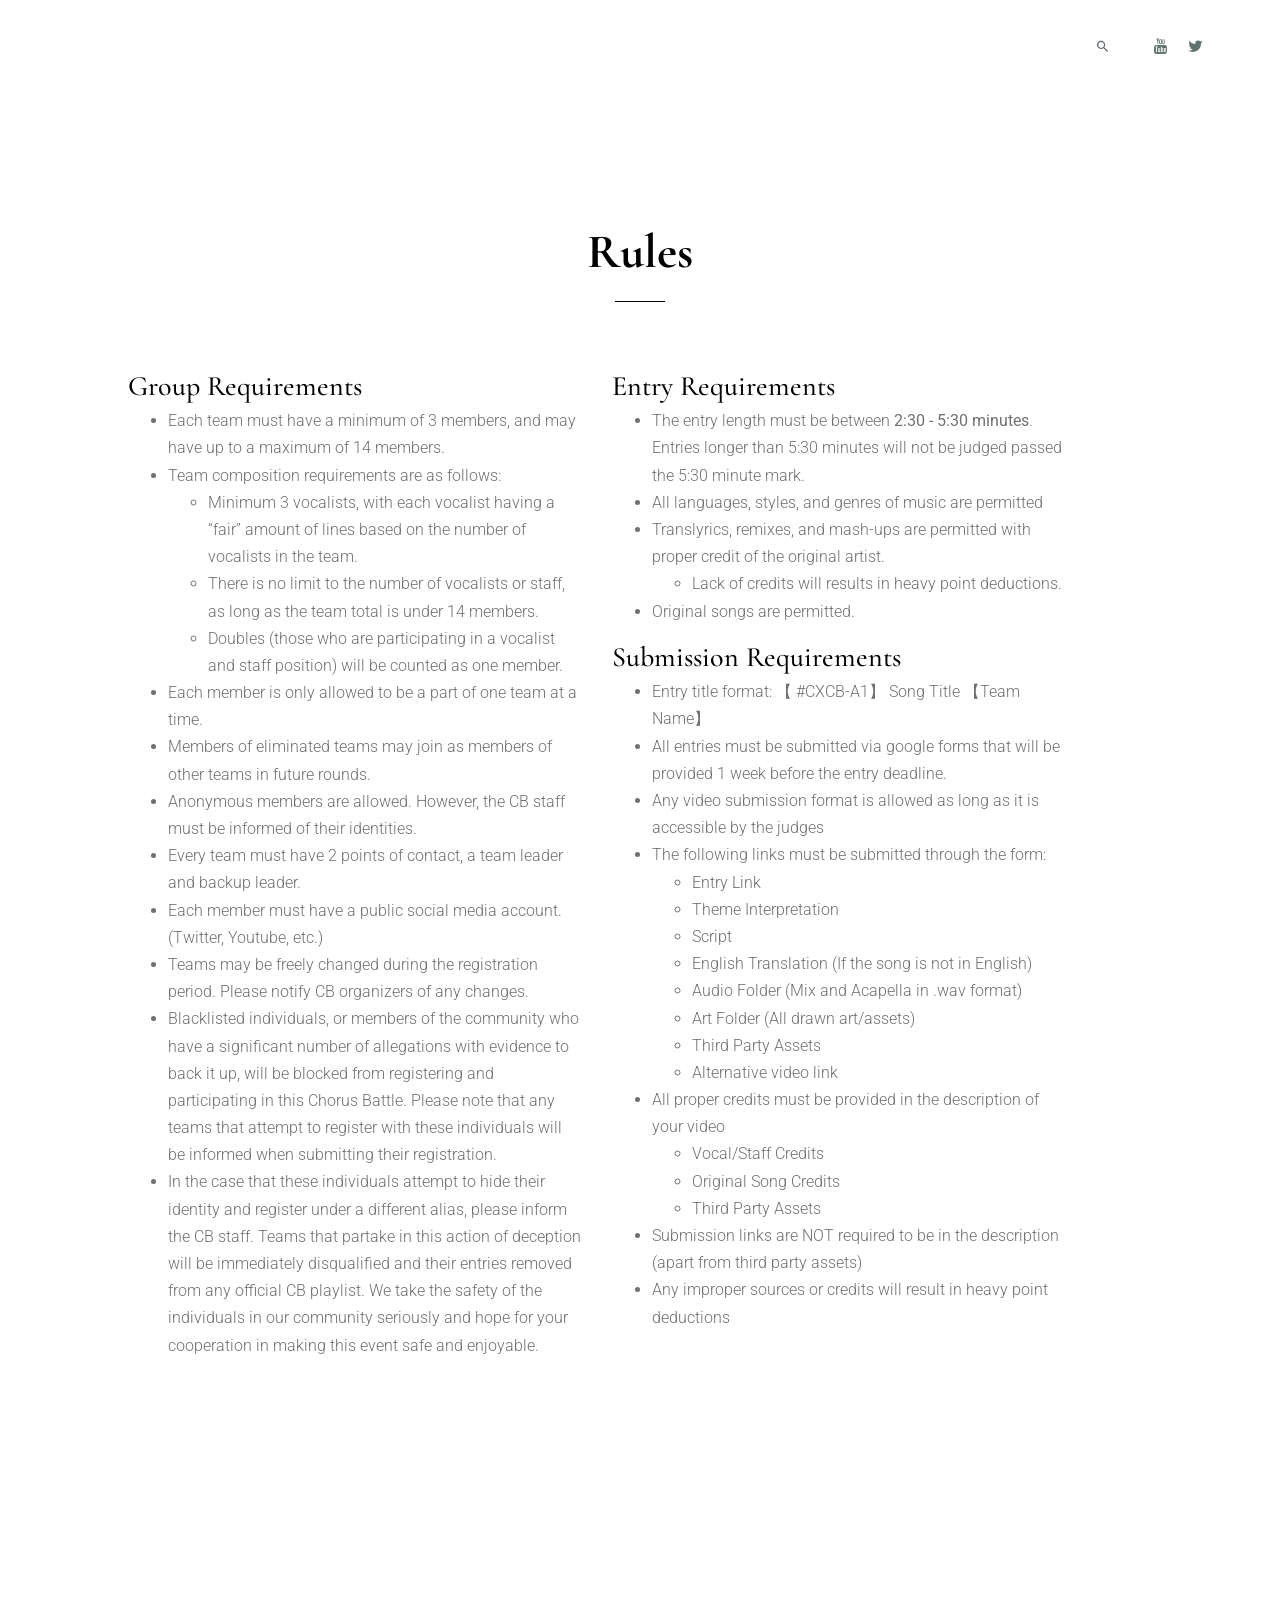
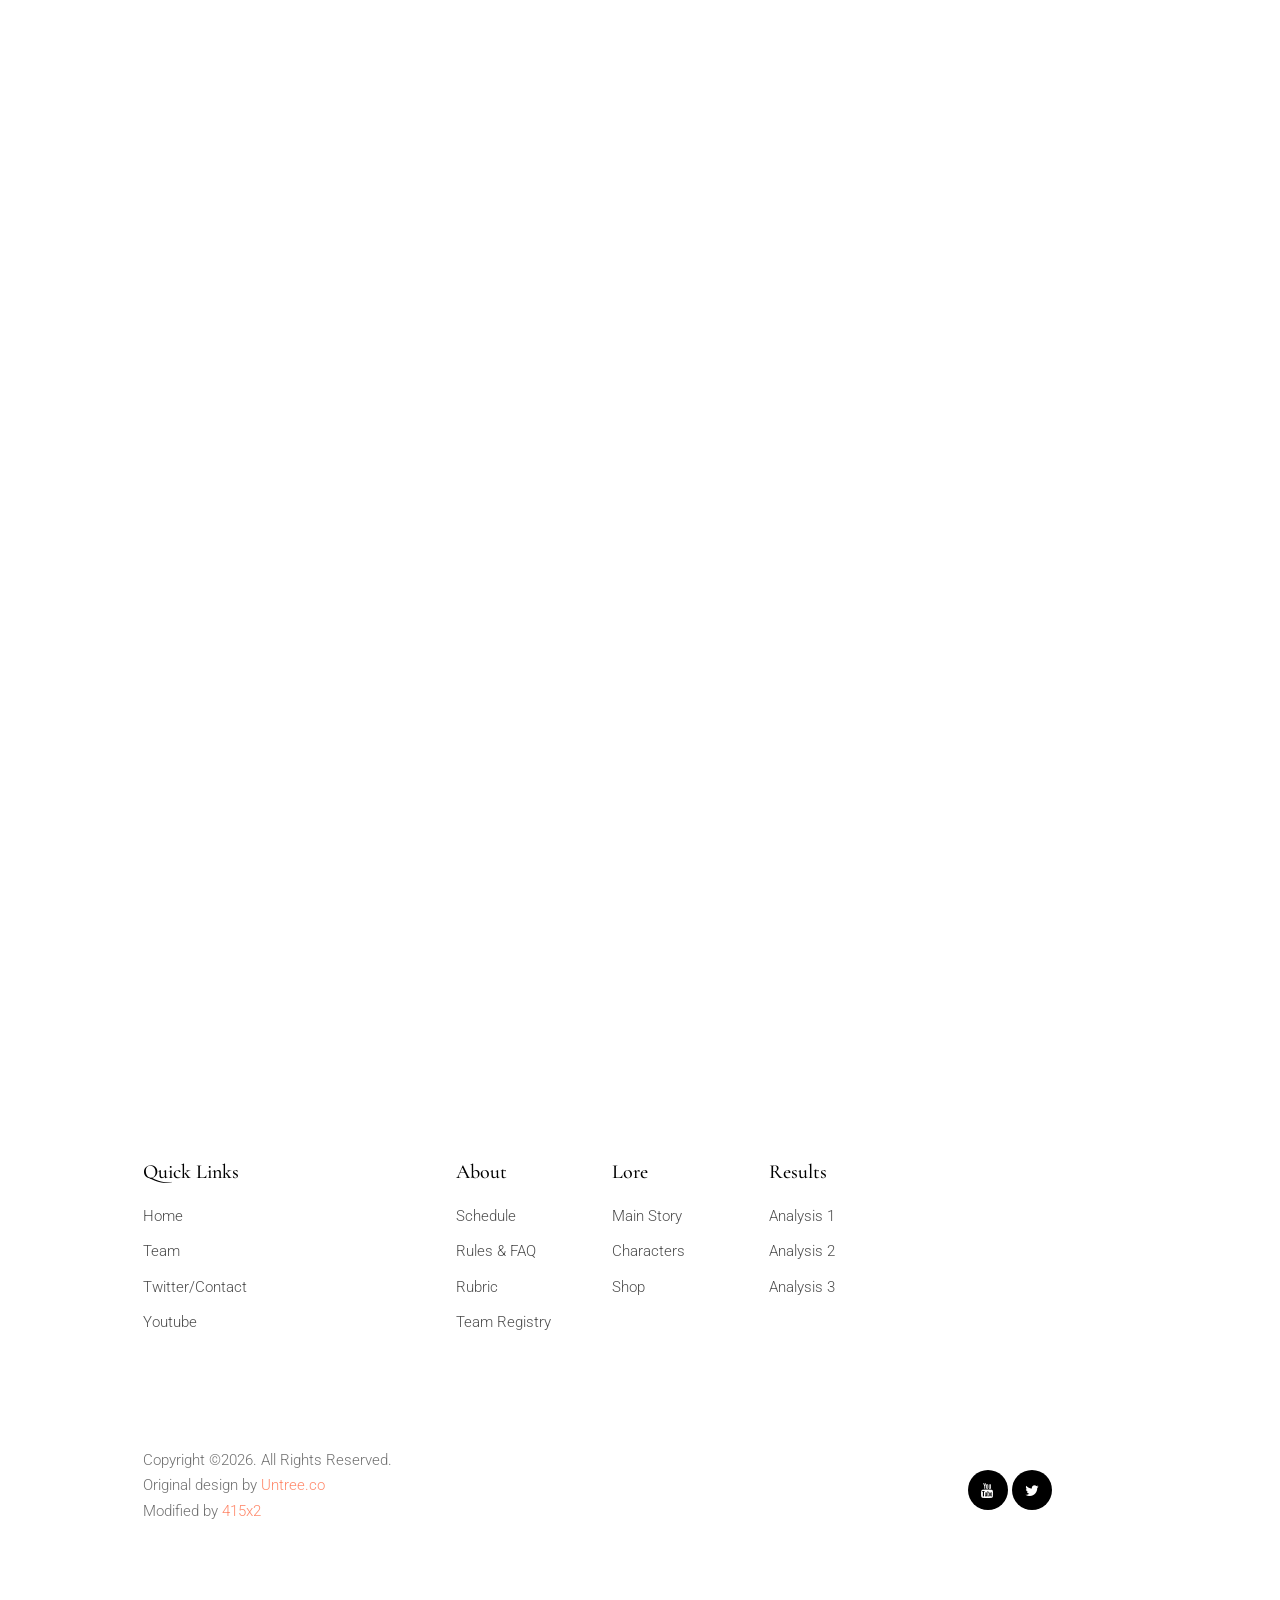
<file: rules.html>
<!-- /*
* Template Name: LuxuryHotel
* Template Author: Untree.co
* Tempalte URI: https://untree.co/
* License: https://creativecommons.org/licenses/by/3.0/
*/ -->
<!doctype html>
<html lang="en">

<head>
  <meta charset="utf-8">
  <meta name="viewport" content="width=device-width, initial-scale=1, shrink-to-fit=no">
  <meta name="author" content="Untree.co">
  <link rel="shortcut icon" href="favicon.png">

  <meta name="description" content="" />
  <meta name="keywords" content="" />

    <link href="https://fonts.googleapis.com/css?family=Cormorant+Garamond:400,500i,700|Roboto:300,400,500,700&display=swap" rel="stylesheet">

    <link rel="stylesheet" href="css/vendor/icomoon/style.css">
    <link rel="stylesheet" href="css/vendor/owl.carousel.min.css">
    <link rel="stylesheet" href="css/vendor/aos.css">
    <link rel="stylesheet" href="css/vendor/animate.min.css">
    <link rel="stylesheet" href="css/vendor/bootstrap.css">

    <!-- Theme Style -->
    <link rel="stylesheet" href="css/style.css">

    <title>Cruise X Chorus Battle</title>
  </head>
  <body>

    <div id="untree_co--overlayer"></div>
    <div class="loader">
      <div class="spinner-border text-primary" role="status">
        <span class="sr-only">Loading...</span>
      </div>
    </div>

    <nav class="untree_co--site-mobile-menu">
      <div class="close-wrap d-flex">
        <a href="#" class="d-flex ml-auto js-menu-toggle">
          <span class="close-label">Close</span>
          <div class="close-times">
            <span class="bar1"></span>
            <span class="bar2"></span>
          </div>
        </a>
      </div>
      <div class="site-mobile-inner"></div>
    </nav>


    <div class="untree_co--site-wrap">

      <nav class="untree_co--site-nav js-sticky-nav">
        <div class="container d-flex align-items-center">
          <div class="logo-wrap">
            <a href="index" class="untree_co--site-logo">Cruise X</a>
          </div>
          <div class="site-nav-ul-wrap text-center d-none d-lg-block">
            <ul class="site-nav-ul js-clone-nav">
              <li class="active"><a href="index">Home</a></li>
              <li class="has-children">
                <a href="#">About</a>
                <ul class="dropdown">
                  <li>
                    <a href="schedule">Schedule</a>
                  </li>
                  <li>
                    <a href="rules">Rules & FAQ</a>
                  </li>
                  <li>
                    <a href="rubrics">Rubrics</a>
                  </li>
                  <li>
                    <a href="registry">Team Registry</a>
                  </li>
                </ul>
              </li>
              <li class="has-children">
                <a href="#">Lore</a>
                <ul class="dropdown">
                  <li>
                    <a href="story">Main Story</a>
                  </li>
                  <li>
                    <a href="character">Characters</a>
                  </li>
                  <li>
                    <a href="shop">Shop</a>
                  </li>
                </ul>
              </li>
              <li><a href="team">Team</a></li>
              <li class="has-children">
                <a href="#">Results</a>
                <ul class="dropdown">
                  <li>
                    <a href="a1">Analysis 1</a>
                  </li>
                  <li>
                    <a href="a2">Analysis 2</a>
                  </li>
                  <li>
                    <a href="a3">Analysis 3</a>
                  </li>
                </ul>
              </li>
          </div>
          <div class="icons-wrap text-md-right">

            <ul class="icons-top d-none d-lg-block">
              <li class="mr-4">
                <a href="#" class="js-search-toggle"><span class="icon-search2"></span></a>
              </li>
              <li>
                <a href="https://youtube.com/channel/UCR2DQlEE3bKNYK-qkt7y-Wg"><span class="icon-youtube"></span></a>
              </li>
              <li>
                <a href="https://twitter.com/cx_chorusbattle"><span class="icon-twitter"></span></a>
              </li>
            </ul>

            <!-- Mobile Toggle -->
            <a href="#" class="d-block d-lg-none burger js-menu-toggle" data-toggle="collapse" data-target="#main-navbar">
              <span></span>
            </a>
          </div>
        </div>
      </nav>


        
        <div class="untree_co--site-section float-left pb-0 featured-rooms">


          <main class="untree_co--site-main">
            
            <div class="untree_co--site-section">
    
              <div class="container-fluid px-md-0">
    
                <div class="row justify-content-center text-center pt-0 pb-5">  
                  <div class="col-lg-6 section-heading" data-aos="fade-up">
                    <h3 class="text-center">Rules</h3>
                  </div>
                </div>
               
                <div class="row no-gutters">
                  <div class="col-md-10" style="padding-left:10%;">
                    <div class="row">
                      <div class="col-md-6">
                        
                        <h3 class="mb-1" data-aos="fade-up">Group Requirements</h3>
                        <div class="row ">
                          <div class="col-md-12" data-aos="fade-up">
                            <ul>
                              <li> Each team must have a minimum of 3 members, and may have up to a maximum of 14 members.<br> 
                              <li> Team composition requirements are as follows:<br> 
                              <ul>
                                <li>Minimum 3 vocalists, with each vocalist having a “fair” amount of lines based on the number of vocalists in the team. </li>
                                <li> There is no limit to the number of vocalists or staff, as long as the team total is under 14 members.</li>
                                <li> Doubles (those who are participating in a vocalist and staff position) will be counted as one member.</li></ul> 
                              <li>Each member is only allowed to be a part of one team at a time. 
                              <li>Members of eliminated teams may join as members of other teams in future rounds. 
                              <li>Anonymous members are allowed. However, the CB staff must be informed of their identities. 
                              <li>Every team must have 2 points of contact, a team leader and backup leader. 
                              <li>Each member must have a public social media account. (Twitter, Youtube, etc.) 
                              <li>Teams may be freely changed during the registration period. Please notify CB organizers of any changes. 
                              <li>Blacklisted individuals, or members of the community who have a significant number of allegations with evidence to back it up, will be blocked from registering and participating in this Chorus Battle. Please note that any teams that attempt to register with these individuals will be informed when submitting their registration. 
                              <li>In the case that these individuals attempt to hide their identity and register under a different alias, please inform the CB staff. Teams that partake in this action of deception will be immediately disqualified and their entries removed from any official CB playlist. We take the safety of the individuals in our community seriously and hope for your cooperation in making this event safe and enjoyable. 
                            </li></ul>
                          </div>
                        </div>
                      </div>

                      <div class="col-md-6">
                        <h3 class="mb-1" data-aos="fade-up">Entry Requirements</h3>
                        <div class="row">
                          <div class="col-md-12" data-aos="fade-up">
                            <ul>
                              <li> The entry length must be between <b>2:30 - 5:30 minutes</b>. Entries longer than 5:30 minutes will not be judged passed the 5:30 minute mark. 
                              <li> All languages, styles, and genres of music are permitted
                              <li>Translyrics, remixes, and mash-ups are permitted with proper credit of the original artist.
                              <ul>
                                <li>Lack of credits will results in heavy point deductions.</li></ul>
                              <li>Original songs are permitted.
                            </li></ul>

                        
                            <h3 class="mb-1" data-aos="fade-up">Submission Requirements</h3>
                        <div class="row">
                          <div class="col-md-12" data-aos="fade-up">
                            <ul>
                              <li> Entry title format: 【 #CXCB-A1】 Song Title 【Team Name】 
                              <li> All entries must be submitted via google forms that will be provided 1 week before the entry deadline.
                              <li> Any video submission format is allowed as long as it is accessible by the judges
                              <li>The following links must be submitted through the form:</li>
                              <ul>
                                <li>Entry Link
                                  <li>Theme Interpretation
                                  <li>Script
                                  <li>English Translation (If the song is not in English)
                                  <li>Audio Folder (Mix and Acapella in .wav format)
                                  <li>Art Folder (All drawn art/assets)
                                  <li>Third Party Assets
                                  <li>Alternative video link
                                  </li></ul>
                              <li>All proper credits must be provided in the description of your video
                                <ul>
                                <li>Vocal/Staff Credits
                                <li>Original Song Credits
                                <li>Third Party Assets
                                  </li></ul>
                              <li>Submission links are NOT required to be in the description (apart from third party assets)
                              <li>Any improper sources or credits will result in heavy point deductions</li>
                            </li></ul>
                          </div>
                        </div>
                      </div>
                    </div>
                  </div>
                </div>
                
                <div class="col-md-6">
                        
                  <h3 class="mb-1" data-aos="fade-up">Grace Period</h3>
                  <div class="row ">
                    <div class="col-md-12" data-aos="fade-up">
                      <ul>
                        <li> The grace period lasts for 24 hours after the end of a round.<br> 
                        <li> 1 point will be deducted for every hour into the grace period for the first 12 hours<br> 
                        <li>1.5 points will be deducted for every hour for the last 12 hours.
                        <li>Items can be used to waive point deductions in the grace period (Camera)
                        <li>Entries submitted after the grace period is over will be disqualified
                        <li>Render-based extensions are permitted for render-based issues (abnormally long render time or persistent render issues) by providing the team name and screenshot of render to the organizers through Twitter DM.
                      </li></ul>
                    </div>
                  </div>
                </div>





                 
    
            </div>
    
          </main>   

                            <!-- FAQ -->
                            <div class="row justify-content-center text-center pt-0 pb-5">  
                              <div class="col-lg-6 section-heading" data-aos="fade-up">
                              <h3 class="text-center">FAQ</h3>
                            </div>
                          </div>
                         
                          <div class="row no-gutters">
                            <div class="col-md-10" style="padding-left:10%;">
                              <div class="row">
          
                                <div class="col-md-6">
                                  <h3 class="mb-1" data-aos="fade-up">Why do we need a team leader? </h3>
                                  <div class="row ">
                                    <div class="col-md-12" data-aos="fade-up">
                                      A team leader serves as your main point of contact to us in case you have any questions. This helps us keep the DMs organized so we appreciate your cooperation! Any of the members are free to message us as well as long as it is just one person from your team!
                                    </div>
                                  </div>
                                </div>
          
                                <div class="col-md-6">
                                  <h3 class="mb-1" data-aos="fade-up">How are theme interpretation scores given?</h3>
                                  <div class="row">
                                    <div class="col-md-12" data-aos="fade-up">
                                      This will be graded in two parts: the written theme interpretation and then the points earned from using the evidence provided in each round. 
                                    </div>
                                  </div>
                                </div>
          
                                <div class="col-md-6">
                                  <h3 class="mb-1" data-aos="fade-up">Will I lose points for theme interpretation if our team’s theory on what happened is wrong? </h3>
                                  <div class="row ">
                                    <div class="col-md-12" data-aos="fade-up">
                                      Absolutely not! As long as you can sell your theory well you’re good to go.                          </div>
                                  </div>
                                </div>
          
                                <div class="col-md-6">
                                  <h3 class="mb-1" data-aos="fade-up">Can I use the official character sprites, CB logo, and assets?</h3>
                                  <div class="row">
                                    <div class="col-md-12" data-aos="fade-up">
                                      You may use the CB logos freely as long as you credit <a href="https://twitter.com/415x2">dodo @415x2</a> in your asset link and video description. 
                                      You may use the Round 1 necklace as long as you credit <a href="https://twitter.com/tachii_xx">Tachi @tachii_xx</a> in your asset link and video description. 
                                      Use of official character sprites are NOT allowed.                          </div>
                                  </div>
                                </div>
          
                                <div class="col-md-6">
                                  <h3 class="mb-1" data-aos="fade-up">Is there a limit to how many members we can change after the first round?</h3>
                                  <div class="row ">
                                    <div class="col-md-12" data-aos="fade-up">
                                      Due to current world issues, we understand how members may need to change due to unavoidable circumstances. We have decided to allow members to freely be changed within reason (i.e. not the entire group changing).                                </div>
                                  </div>
                                </div>
                             
                             <div class="col-md-6">
                              <h3 class="mb-1" data-aos="fade-up">Why are some participants blacklisted?</h3>
                              <div class="row">
                                <div class="col-md-12" data-aos="fade-up">
                                  Blacklisting certain participants that have been known to engage in harmful practices is something that the CB teams feels is necessary in order to maintain a fun and safe chorus battle environment. We do not take accusations lightly and will only blacklist individuals that have sufficient enough evidence to warrant doing so.</div>
                            </div>
          
                           </div>

      </div>

     <!-- FOOTER -->

     <footer class="untree_co--site-footer">

      <div class="container">
        <div class="row">
          <div class="col-md-4 ml-auto">
            <h3>Quick Links</h3>
            <ul class="list-unstyled">
              <li><a href="#">Home</a></li>
              <li><a href="team">Team</a></li>
              <li><a href="https://twitter.com/CX_ChorusBattle">Twitter/Contact</a></li>
              <li><a href="https://youtube.com/channel/UCR2DQlEE3bKNYK-qkt7y-Wg">Youtube</a></li>
            </ul>
          </div>
          <div class="col-md-8 ml-auto">
            <div class="row">
              <div class="col-md-3">
                <h3>About</h3>
                <ul class="list-unstyled">
                  <li><a href="schedule">Schedule</a></li>
                  <li><a href="rules">Rules & FAQ</a></li>
                  <li><a href="rubrics">Rubric</a></li>
                  <li><a href="registry">Team Registry</a></li>
                </ul>
              </div>
              <div class="col-md-3">
                <h3>Lore</h3>
                <ul class="list-unstyled">
                  <li><a href="story">Main Story</a></li>
                  <li><a href="character">Characters</a></li>
                  <li><a href="shop">Shop</a></li>
                </ul>
              </div>
              <div class="col-md-3">
                <h3>Results</h3>
                <ul class="list-unstyled">
                  <li><a href="a1">Analysis 1</a></li>
                  <li><a href="a2">Analysis 2</a></li>
                  <li><a href="a3">Analysis 3</a></li>
                </ul>
              </div>
              
            </div>
          </div>
          
        </div>
          <div class="row mt-5 pt-5 align-items-center">
            <div class="col-md-6 text-md-left">
              <!-- Link back to Untree.co can't be removed. Template is licensed under CC BY 3.0. If you purchased a license you can remove this. -->
              <p>
                Copyright &copy;<script>document.write(new Date().getFullYear());</script>. All Rights Reserved. <br>
                Original design by <a href="https://untree.co/" target="_blank" class="text-primary">Untree.co</a><br>
                Modified by <a href="https://twitter.com/415x2" target="_blank" class="text-primary">415x2</a>
              </p>
            <!-- Link back to Untree.co can't be removed. Template is licensed under CC BY 3.0. If you purchased a license you can remove this. -->
            </div>
            <div class="col-md-6 text-md-right">
              <ul class="icons-top icons-dark">
              <li>
                <a href="https://youtube.com/channel/UCR2DQlEE3bKNYK-qkt7y-Wg"><span class="icon-youtube"></span></a>
              </li>
              <li>
                <a href="https://twitter.com/cx_chorusbattle"><span class="icon-twitter"></span></a>
              </li>
            </ul>

            </div>
          </div>
        </div>
        
      </footer>
    </div>

    <!-- Search -->
    <div class="search-wrap">
      <a href="#" class="close-search js-search-toggle">
        <span>Close</span>
      </a>
      <div class="container">
        <div class="row justify-content-center align-items-center text-center">
          <div class="col-md-12">
            <form action="#">
              <input type="search" name="s" id="s" placeholder="Type a keyword and hit enter..."  autocomplete="false">
            </form>    
          </div>
        </div>
      </div>
    </div>

    <script src="js/vendor/jquery-3.3.1.min.js"></script>
    <script src="js/vendor/popper.min.js"></script>
    <script src="js/vendor/bootstrap.min.js"></script>

    <script src="js/vendor/owl.carousel.min.js"></script>
    
    <script src="js/vendor/jarallax.min.js"></script>
    <script src="js/vendor/jarallax-element.min.js"></script>
    <script sr c="js/vendor/ofi.min.js"></script>

    <script src="js/vendor/aos.js"></script>

    <script src="js/vendor/jquery.lettering.js"></script>
    <script src="js/vendor/jquery.sticky.js"></script>

    <script src="js/vendor/TweenMax.min.js"></script>
    <script src="js/vendor/ScrollMagic.min.js"></script>
    <script src="js/vendor/scrollmagic.animation.gsap.min.js"></script>
    <script src="js/vendor/debug.addIndicators.min.js"></script>


    <script src="js/main.js"></script>
  </body>
</html>
</file>
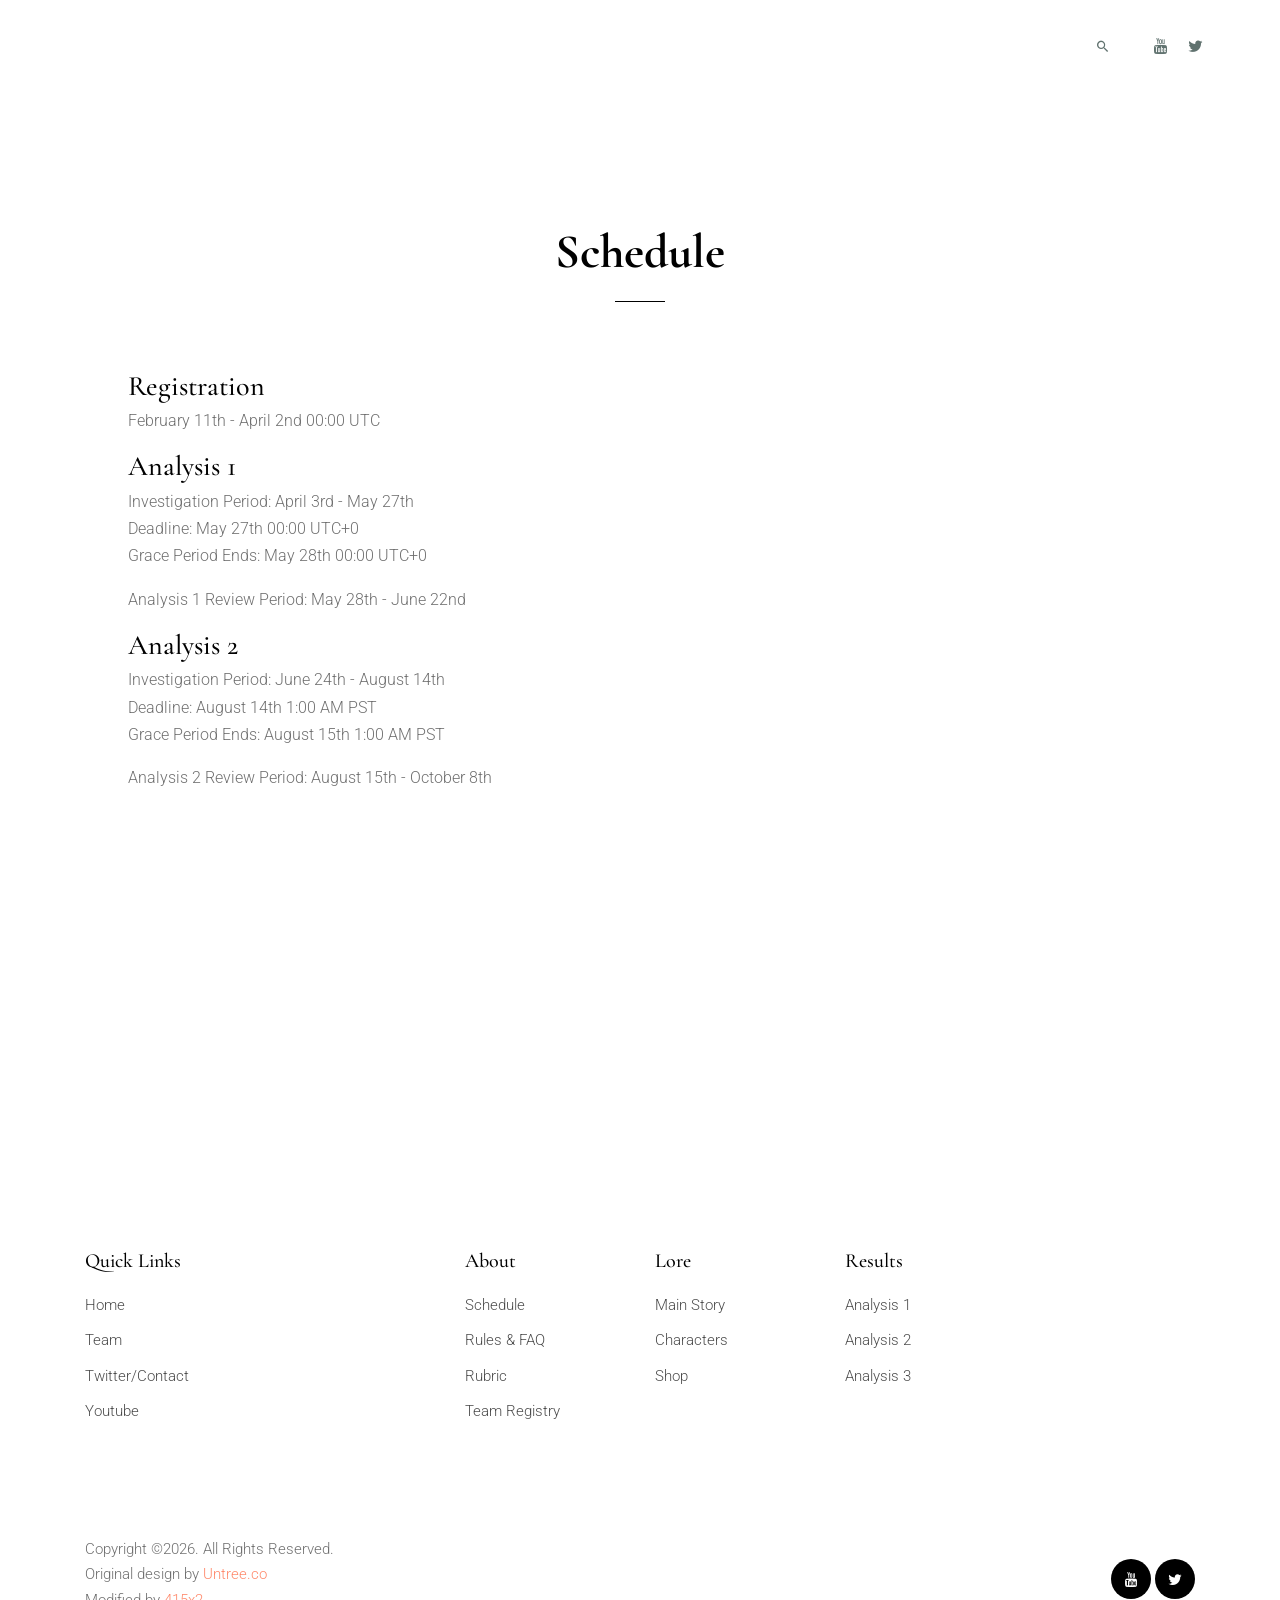
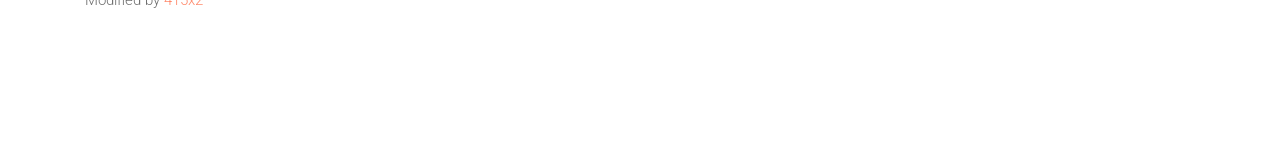
<file: schedule.html>
<!-- /*
* Template Name: LuxuryHotel
* Template Author: Untree.co
* Tempalte URI: https://untree.co/
* License: https://creativecommons.org/licenses/by/3.0/
*/ -->
<!doctype html>
<html lang="en">

<head>
  <meta charset="utf-8">
  <meta name="viewport" content="width=device-width, initial-scale=1, shrink-to-fit=no">
  <meta name="author" content="Untree.co">
  <link rel="shortcut icon" href="favicon.png">

  <meta name="description" content="" />
  <meta name="keywords" content="" />

    <link href="https://fonts.googleapis.com/css?family=Cormorant+Garamond:400,500i,700|Roboto:300,400,500,700&display=swap" rel="stylesheet">

    <link rel="stylesheet" href="css/vendor/icomoon/style.css">
    <link rel="stylesheet" href="css/vendor/owl.carousel.min.css">
    <link rel="stylesheet" href="css/vendor/aos.css">
    <link rel="stylesheet" href="css/vendor/animate.min.css">
    <link rel="stylesheet" href="css/vendor/bootstrap.css">

    <!-- Theme Style -->
    <link rel="stylesheet" href="css/style.css">

    <title>Cruise X Chorus Battle</title>
  </head>
  <body>

    <div id="untree_co--overlayer"></div>
    <div class="loader">
      <div class="spinner-border text-primary" role="status">
        <span class="sr-only">Loading...</span>
      </div>
    </div>

    <nav class="untree_co--site-mobile-menu">
      <div class="close-wrap d-flex">
        <a href="#" class="d-flex ml-auto js-menu-toggle">
          <span class="close-label">Close</span>
          <div class="close-times">
            <span class="bar1"></span>
            <span class="bar2"></span>
          </div>
        </a>
      </div>
      <div class="site-mobile-inner"></div>
    </nav>


    <div class="untree_co--site-wrap">

      <nav class="untree_co--site-nav js-sticky-nav">
        <div class="container d-flex align-items-center">
          <div class="logo-wrap">
            <a href="index" class="untree_co--site-logo">Cruise X</a>
          </div>
          <div class="site-nav-ul-wrap text-center d-none d-lg-block">
            <ul class="site-nav-ul js-clone-nav">
              <li class="active"><a href="index">Home</a></li>
              <li class="has-children">
                <a href="#">About</a>
                <ul class="dropdown">
                  <li>
                    <a href="schedule">Schedule</a>
                  </li>
                  <li>
                    <a href="rules">Rules & FAQ</a>
                  </li>
                  <li>
                    <a href="rubrics">Rubrics</a>
                  </li>
                  <li>
                    <a href="registry">Team Registry</a>
                  </li>
                </ul>
              </li>
              <li class="has-children">
                <a href="#">Lore</a>
                <ul class="dropdown">
                  <li>
                    <a href="story">Main Story</a>
                  </li>
                  <li>
                    <a href="character">Characters</a>
                  </li>
                  <li>
                    <a href="shop">Shop</a>
                  </li>
                </ul>
              </li>
              <li><a href="team">Team</a></li>
              <li class="has-children">
                <a href="#">Results</a>
                <ul class="dropdown">
                  <li>
                    <a href="a1">Analysis 1</a>
                  </li>
                  <li>
                    <a href="a2">Analysis 2</a>
                  </li>
                  <li>
                    <a href="a3">Analysis 3</a>
                  </li>
                </ul>
              </li>
          </div>
          <div class="icons-wrap text-md-right">

            <ul class="icons-top d-none d-lg-block">
              <li class="mr-4">
                <a href="#" class="js-search-toggle"><span class="icon-search2"></span></a>
              </li>
              <li>
                <a href="https://youtube.com/channel/UCR2DQlEE3bKNYK-qkt7y-Wg"><span class="icon-youtube"></span></a>
              </li>
              <li>
                <a href="https://twitter.com/cx_chorusbattle"><span class="icon-twitter"></span></a>
              </li>
            </ul>

            <!-- Mobile Toggle -->
            <a href="#" class="d-block d-lg-none burger js-menu-toggle" data-toggle="collapse" data-target="#main-navbar">
              <span></span>
            </a>
          </div>
        </div>
      </nav>


        
        <div class="untree_co--site-section float-left pb-0 featured-rooms">


          <main class="untree_co--site-main">
            
            <div class="untree_co--site-section">
    
              <div class="container-fluid px-md-0">
    
                <div class="row justify-content-center text-center pt-0 pb-5">  
                  <div class="col-lg-6 section-heading" data-aos="fade-up">
                    <h3 class="text-center">Schedule</h3>
                  </div>
                </div>
               
                <div class="row no-gutters">
                  <div class="col-md-10" style="padding-left:10%;">
                    <div class="row">
                      <div class="col-md-12">
                        
                        <h3 class="mb-1" data-aos="fade-up">Registration</h3>
                        <div class="row ">
                          <div class="col-md-12" data-aos="fade-up">
                            <p>February 11th - April 2nd 00:00 UTC</p>
                          </div>
                        </div>

                        <h3 class="mb-1" data-aos="fade-up">Analysis 1</h3>
                        <div class="row ">
                          <div class="col-md-12" data-aos="fade-up">
                            <p>Investigation Period: April 3rd  - May 27th<br>
                                Deadline: May 27th 00:00 UTC+0<br>
                                Grace Period Ends: May 28th 00:00 UTC+0
                                </p>
                            <p>Analysis 1 Review Period: May 28th - June 22nd</p>
                          </div>
                        </div>

                        <h3 class="mb-1" data-aos="fade-up">Analysis 2</h3>
                        <div class="row ">
                          <div class="col-md-12" data-aos="fade-up">
                            <p>Investigation Period: June 24th - August 14th<br>
                                Deadline: August 14th 1:00 AM PST<br>
                                Grace Period Ends: August 15th 1:00 AM PST
                                </p>
                            <p>Analysis 2 Review Period: August 15th - October 8th</p>
                          </div>
                        </div>

                        <h3 class="mb-1" data-aos="fade-up">Analysis 3</h3>
                        <div class="row ">
                          <div class="col-md-12" data-aos="fade-up">
                            <p>Investigation Period: October 10th - December 11th<br>
                                Deadline: December 11th 1:00 AM PST<br>
                                Grace Period Ends: December 12th 1:00 AM PST                                
                                </p>
                            <p>Analysis 3 Review Period: December 12th - December 29th</p>
                          </div>
                        </div>

                        <h3 class="mb-1" data-aos="fade-up">Winner Announced</h3>
                        <div class="row ">
                          <div class="col-md-12" data-aos="fade-up">
                            <p>January 7th, 2023                             
                                </p>
                            <p>The time between review and announcement is so that the winners are incorporated into the final video. We thank you in advance for your patience.</p>
                          </div>
                        </div>


                      </div>
                      </div>
                    </div>
                  </div>
                </div>
            </div>
    
          </main>   

                           

      </div>

      <!-- FOOTER -->

      <footer class="untree_co--site-footer">

        <div class="container">
          <div class="row">
            <div class="col-md-4 ml-auto">
              <h3>Quick Links</h3>
              <ul class="list-unstyled">
                <li><a href="#">Home</a></li>
                <li><a href="team">Team</a></li>
                <li><a href="https://twitter.com/CX_ChorusBattle">Twitter/Contact</a></li>
                <li><a href="https://youtube.com/channel/UCR2DQlEE3bKNYK-qkt7y-Wg">Youtube</a></li>
              </ul>
            </div>
            <div class="col-md-8 ml-auto">
              <div class="row">
                <div class="col-md-3">
                  <h3>About</h3>
                  <ul class="list-unstyled">
                    <li><a href="schedule">Schedule</a></li>
                    <li><a href="rules">Rules & FAQ</a></li>
                    <li><a href="rubrics">Rubric</a></li>
                    <li><a href="registry">Team Registry</a></li>
                  </ul>
                </div>
                <div class="col-md-3">
                  <h3>Lore</h3>
                  <ul class="list-unstyled">
                    <li><a href="story">Main Story</a></li>
                    <li><a href="character">Characters</a></li>
                    <li><a href="shop">Shop</a></li>
                  </ul>
                </div>
                <div class="col-md-3">
                  <h3>Results</h3>
                  <ul class="list-unstyled">
                    <li><a href="a1">Analysis 1</a></li>
                    <li><a href="a2">Analysis 2</a></li>
                    <li><a href="a3">Analysis 3</a></li>
                  </ul>
                </div>
                
              </div>
            </div>
            
          </div>
          <div class="row mt-5 pt-5 align-items-center">
            <div class="col-md-6 text-md-left">
              <!-- Link back to Untree.co can't be removed. Template is licensed under CC BY 3.0. If you purchased a license you can remove this. -->
              <p>
                Copyright &copy;<script>document.write(new Date().getFullYear());</script>. All Rights Reserved. <br>
                Original design by <a href="https://untree.co/" target="_blank" class="text-primary">Untree.co</a><br>
                Modified by <a href="https://twitter.com/415x2" target="_blank" class="text-primary">415x2</a>
              </p>
            <!-- Link back to Untree.co can't be removed. Template is licensed under CC BY 3.0. If you purchased a license you can remove this. -->
            </div>
            <div class="col-md-6 text-md-right">
              <ul class="icons-top icons-dark">
              <li>
                <a href="https://youtube.com/channel/UCR2DQlEE3bKNYK-qkt7y-Wg"><span class="icon-youtube"></span></a>
              </li>
              <li>
                <a href="https://twitter.com/cx_chorusbattle"><span class="icon-twitter"></span></a>
              </li>
            </ul>

            </div>
          </div>
        </div>
        
      </footer>
    </div>

    <!-- Search -->
    <div class="search-wrap">
      <a href="#" class="close-search js-search-toggle">
        <span>Close</span>
      </a>
      <div class="container">
        <div class="row justify-content-center align-items-center text-center">
          <div class="col-md-12">
            <form action="#">
              <input type="search" name="s" id="s" placeholder="Type a keyword and hit enter..."  autocomplete="false">
            </form>    
          </div>
        </div>
      </div>
    </div>

    <script src="js/vendor/jquery-3.3.1.min.js"></script>
    <script src="js/vendor/popper.min.js"></script>
    <script src="js/vendor/bootstrap.min.js"></script>

    <script src="js/vendor/owl.carousel.min.js"></script>
    
    <script src="js/vendor/jarallax.min.js"></script>
    <script src="js/vendor/jarallax-element.min.js"></script>
    <script sr c="js/vendor/ofi.min.js"></script>

    <script src="js/vendor/aos.js"></script>

    <script src="js/vendor/jquery.lettering.js"></script>
    <script src="js/vendor/jquery.sticky.js"></script>

    <script src="js/vendor/TweenMax.min.js"></script>
    <script src="js/vendor/ScrollMagic.min.js"></script>
    <script src="js/vendor/scrollmagic.animation.gsap.min.js"></script>
    <script src="js/vendor/debug.addIndicators.min.js"></script>


    <script src="js/main.js"></script>
  </body>
</html>
</file>
<file: css/vendor/icomoon/style.css>
@font-face {
  font-family: 'icomoon';
  src:  url('fonts/icomoon.eot?10si43');
  src:  url('fonts/icomoon.eot?10si43#iefix') format('embedded-opentype'),
    url('fonts/icomoon.ttf?10si43') format('truetype'),
    url('fonts/icomoon.woff?10si43') format('woff'),
    url('fonts/icomoon.svg?10si43#icomoon') format('svg');
  font-weight: normal;
  font-style: normal;
}

[class^="icon-"], [class*=" icon-"] {
  /* use !important to prevent issues with browser extensions that change fonts */
  font-family: 'icomoon' !important;
  speak: none;
  font-style: normal;
  font-weight: normal;
  font-variant: normal;
  text-transform: none;
  line-height: 1;

  /* Better Font Rendering =========== */
  -webkit-font-smoothing: antialiased;
  -moz-osx-font-smoothing: grayscale;
}

.icon-asterisk:before {
  content: "\f069";
}
.icon-plus:before {
  content: "\f067";
}
.icon-question:before {
  content: "\f128";
}
.icon-minus:before {
  content: "\f068";
}
.icon-glass:before {
  content: "\f000";
}
.icon-music:before {
  content: "\f001";
}
.icon-search:before {
  content: "\f002";
}
.icon-envelope-o:before {
  content: "\f003";
}
.icon-heart:before {
  content: "\f004";
}
.icon-star:before {
  content: "\f005";
}
.icon-star-o:before {
  content: "\f006";
}
.icon-user:before {
  content: "\f007";
}
.icon-film:before {
  content: "\f008";
}
.icon-th-large:before {
  content: "\f009";
}
.icon-th:before {
  content: "\f00a";
}
.icon-th-list:before {
  content: "\f00b";
}
.icon-check:before {
  content: "\f00c";
}
.icon-close:before {
  content: "\f00d";
}
.icon-remove:before {
  content: "\f00d";
}
.icon-times:before {
  content: "\f00d";
}
.icon-search-plus:before {
  content: "\f00e";
}
.icon-search-minus:before {
  content: "\f010";
}
.icon-power-off:before {
  content: "\f011";
}
.icon-signal:before {
  content: "\f012";
}
.icon-cog:before {
  content: "\f013";
}
.icon-gear:before {
  content: "\f013";
}
.icon-trash-o:before {
  content: "\f014";
}
.icon-home:before {
  content: "\f015";
}
.icon-file-o:before {
  content: "\f016";
}
.icon-clock-o:before {
  content: "\f017";
}
.icon-road:before {
  content: "\f018";
}
.icon-download:before {
  content: "\f019";
}
.icon-arrow-circle-o-down:before {
  content: "\f01a";
}
.icon-arrow-circle-o-up:before {
  content: "\f01b";
}
.icon-inbox:before {
  content: "\f01c";
}
.icon-play-circle-o:before {
  content: "\f01d";
}
.icon-repeat:before {
  content: "\f01e";
}
.icon-rotate-right:before {
  content: "\f01e";
}
.icon-refresh:before {
  content: "\f021";
}
.icon-list-alt:before {
  content: "\f022";
}
.icon-lock:before {
  content: "\f023";
}
.icon-flag:before {
  content: "\f024";
}
.icon-headphones:before {
  content: "\f025";
}
.icon-volume-off:before {
  content: "\f026";
}
.icon-volume-down:before {
  content: "\f027";
}
.icon-volume-up:before {
  content: "\f028";
}
.icon-qrcode:before {
  content: "\f029";
}
.icon-barcode:before {
  content: "\f02a";
}
.icon-tag:before {
  content: "\f02b";
}
.icon-tags:before {
  content: "\f02c";
}
.icon-book:before {
  content: "\f02d";
}
.icon-bookmark:before {
  content: "\f02e";
}
.icon-print:before {
  content: "\f02f";
}
.icon-camera:before {
  content: "\f030";
}
.icon-font:before {
  content: "\f031";
}
.icon-bold:before {
  content: "\f032";
}
.icon-italic:before {
  content: "\f033";
}
.icon-text-height:before {
  content: "\f034";
}
.icon-text-width:before {
  content: "\f035";
}
.icon-align-left:before {
  content: "\f036";
}
.icon-align-center:before {
  content: "\f037";
}
.icon-align-right:before {
  content: "\f038";
}
.icon-align-justify:before {
  content: "\f039";
}
.icon-list:before {
  content: "\f03a";
}
.icon-dedent:before {
  content: "\f03b";
}
.icon-outdent:before {
  content: "\f03b";
}
.icon-indent:before {
  content: "\f03c";
}
.icon-video-camera:before {
  content: "\f03d";
}
.icon-image:before {
  content: "\f03e";
}
.icon-photo:before {
  content: "\f03e";
}
.icon-picture-o:before {
  content: "\f03e";
}
.icon-pencil:before {
  content: "\f040";
}
.icon-map-marker:before {
  content: "\f041";
}
.icon-adjust:before {
  content: "\f042";
}
.icon-tint:before {
  content: "\f043";
}
.icon-edit:before {
  content: "\f044";
}
.icon-pencil-square-o:before {
  content: "\f044";
}
.icon-share-square-o:before {
  content: "\f045";
}
.icon-check-square-o:before {
  content: "\f046";
}
.icon-arrows:before {
  content: "\f047";
}
.icon-step-backward:before {
  content: "\f048";
}
.icon-fast-backward:before {
  content: "\f049";
}
.icon-backward:before {
  content: "\f04a";
}
.icon-play:before {
  content: "\f04b";
}
.icon-pause:before {
  content: "\f04c";
}
.icon-stop:before {
  content: "\f04d";
}
.icon-forward:before {
  content: "\f04e";
}
.icon-fast-forward:before {
  content: "\f050";
}
.icon-step-forward:before {
  content: "\f051";
}
.icon-eject:before {
  content: "\f052";
}
.icon-chevron-left:before {
  content: "\f053";
}
.icon-chevron-right:before {
  content: "\f054";
}
.icon-plus-circle:before {
  content: "\f055";
}
.icon-minus-circle:before {
  content: "\f056";
}
.icon-times-circle:before {
  content: "\f057";
}
.icon-check-circle:before {
  content: "\f058";
}
.icon-question-circle:before {
  content: "\f059";
}
.icon-info-circle:before {
  content: "\f05a";
}
.icon-crosshairs:before {
  content: "\f05b";
}
.icon-times-circle-o:before {
  content: "\f05c";
}
.icon-check-circle-o:before {
  content: "\f05d";
}
.icon-ban:before {
  content: "\f05e";
}
.icon-arrow-left:before {
  content: "\f060";
}
.icon-arrow-right:before {
  content: "\f061";
}
.icon-arrow-up:before {
  content: "\f062";
}
.icon-arrow-down:before {
  content: "\f063";
}
.icon-mail-forward:before {
  content: "\f064";
}
.icon-share:before {
  content: "\f064";
}
.icon-expand:before {
  content: "\f065";
}
.icon-compress:before {
  content: "\f066";
}
.icon-exclamation-circle:before {
  content: "\f06a";
}
.icon-gift:before {
  content: "\f06b";
}
.icon-leaf:before {
  content: "\f06c";
}
.icon-fire:before {
  content: "\f06d";
}
.icon-eye:before {
  content: "\f06e";
}
.icon-eye-slash:before {
  content: "\f070";
}
.icon-exclamation-triangle:before {
  content: "\f071";
}
.icon-warning:before {
  content: "\f071";
}
.icon-plane:before {
  content: "\f072";
}
.icon-calendar:before {
  content: "\f073";
}
.icon-random:before {
  content: "\f074";
}
.icon-comment:before {
  content: "\f075";
}
.icon-magnet:before {
  content: "\f076";
}
.icon-chevron-up:before {
  content: "\f077";
}
.icon-chevron-down:before {
  content: "\f078";
}
.icon-retweet:before {
  content: "\f079";
}
.icon-shopping-cart:before {
  content: "\f07a";
}
.icon-folder:before {
  content: "\f07b";
}
.icon-folder-open:before {
  content: "\f07c";
}
.icon-arrows-v:before {
  content: "\f07d";
}
.icon-arrows-h:before {
  content: "\f07e";
}
.icon-bar-chart:before {
  content: "\f080";
}
.icon-bar-chart-o:before {
  content: "\f080";
}
.icon-twitter-square:before {
  content: "\f081";
}
.icon-facebook-square:before {
  content: "\f082";
}
.icon-camera-retro:before {
  content: "\f083";
}
.icon-key:before {
  content: "\f084";
}
.icon-cogs:before {
  content: "\f085";
}
.icon-gears:before {
  content: "\f085";
}
.icon-comments:before {
  content: "\f086";
}
.icon-thumbs-o-up:before {
  content: "\f087";
}
.icon-thumbs-o-down:before {
  content: "\f088";
}
.icon-star-half:before {
  content: "\f089";
}
.icon-heart-o:before {
  content: "\f08a";
}
.icon-sign-out:before {
  content: "\f08b";
}
.icon-linkedin-square:before {
  content: "\f08c";
}
.icon-thumb-tack:before {
  content: "\f08d";
}
.icon-external-link:before {
  content: "\f08e";
}
.icon-sign-in:before {
  content: "\f090";
}
.icon-trophy:before {
  content: "\f091";
}
.icon-github-square:before {
  content: "\f092";
}
.icon-upload:before {
  content: "\f093";
}
.icon-lemon-o:before {
  content: "\f094";
}
.icon-phone:before {
  content: "\f095";
}
.icon-square-o:before {
  content: "\f096";
}
.icon-bookmark-o:before {
  content: "\f097";
}
.icon-phone-square:before {
  content: "\f098";
}
.icon-twitter:before {
  content: "\f099";
}
.icon-facebook:before {
  content: "\f09a";
}
.icon-facebook-f:before {
  content: "\f09a";
}
.icon-github:before {
  content: "\f09b";
}
.icon-unlock:before {
  content: "\f09c";
}
.icon-credit-card:before {
  content: "\f09d";
}
.icon-feed:before {
  content: "\f09e";
}
.icon-rss:before {
  content: "\f09e";
}
.icon-hdd-o:before {
  content: "\f0a0";
}
.icon-bullhorn:before {
  content: "\f0a1";
}
.icon-bell-o:before {
  content: "\f0a2";
}
.icon-certificate:before {
  content: "\f0a3";
}
.icon-hand-o-right:before {
  content: "\f0a4";
}
.icon-hand-o-left:before {
  content: "\f0a5";
}
.icon-hand-o-up:before {
  content: "\f0a6";
}
.icon-hand-o-down:before {
  content: "\f0a7";
}
.icon-arrow-circle-left:before {
  content: "\f0a8";
}
.icon-arrow-circle-right:before {
  content: "\f0a9";
}
.icon-arrow-circle-up:before {
  content: "\f0aa";
}
.icon-arrow-circle-down:before {
  content: "\f0ab";
}
.icon-globe:before {
  content: "\f0ac";
}
.icon-wrench:before {
  content: "\f0ad";
}
.icon-tasks:before {
  content: "\f0ae";
}
.icon-filter:before {
  content: "\f0b0";
}
.icon-briefcase:before {
  content: "\f0b1";
}
.icon-arrows-alt:before {
  content: "\f0b2";
}
.icon-group:before {
  content: "\f0c0";
}
.icon-users:before {
  content: "\f0c0";
}
.icon-chain:before {
  content: "\f0c1";
}
.icon-link:before {
  content: "\f0c1";
}
.icon-cloud:before {
  content: "\f0c2";
}
.icon-flask:before {
  content: "\f0c3";
}
.icon-cut:before {
  content: "\f0c4";
}
.icon-scissors:before {
  content: "\f0c4";
}
.icon-copy:before {
  content: "\f0c5";
}
.icon-files-o:before {
  content: "\f0c5";
}
.icon-paperclip:before {
  content: "\f0c6";
}
.icon-floppy-o:before {
  content: "\f0c7";
}
.icon-save:before {
  content: "\f0c7";
}
.icon-square:before {
  content: "\f0c8";
}
.icon-bars:before {
  content: "\f0c9";
}
.icon-navicon:before {
  content: "\f0c9";
}
.icon-reorder:before {
  content: "\f0c9";
}
.icon-list-ul:before {
  content: "\f0ca";
}
.icon-list-ol:before {
  content: "\f0cb";
}
.icon-strikethrough:before {
  content: "\f0cc";
}
.icon-underline:before {
  content: "\f0cd";
}
.icon-table:before {
  content: "\f0ce";
}
.icon-magic:before {
  content: "\f0d0";
}
.icon-truck:before {
  content: "\f0d1";
}
.icon-pinterest:before {
  content: "\f0d2";
}
.icon-pinterest-square:before {
  content: "\f0d3";
}
.icon-google-plus-square:before {
  content: "\f0d4";
}
.icon-google-plus:before {
  content: "\f0d5";
}
.icon-money:before {
  content: "\f0d6";
}
.icon-caret-down:before {
  content: "\f0d7";
}
.icon-caret-up:before {
  content: "\f0d8";
}
.icon-caret-left:before {
  content: "\f0d9";
}
.icon-caret-right:before {
  content: "\f0da";
}
.icon-columns:before {
  content: "\f0db";
}
.icon-sort:before {
  content: "\f0dc";
}
.icon-unsorted:before {
  content: "\f0dc";
}
.icon-sort-desc:before {
  content: "\f0dd";
}
.icon-sort-down:before {
  content: "\f0dd";
}
.icon-sort-asc:before {
  content: "\f0de";
}
.icon-sort-up:before {
  content: "\f0de";
}
.icon-envelope:before {
  content: "\f0e0";
}
.icon-linkedin:before {
  content: "\f0e1";
}
.icon-rotate-left:before {
  content: "\f0e2";
}
.icon-undo:before {
  content: "\f0e2";
}
.icon-gavel:before {
  content: "\f0e3";
}
.icon-legal:before {
  content: "\f0e3";
}
.icon-dashboard:before {
  content: "\f0e4";
}
.icon-tachometer:before {
  content: "\f0e4";
}
.icon-comment-o:before {
  content: "\f0e5";
}
.icon-comments-o:before {
  content: "\f0e6";
}
.icon-bolt:before {
  content: "\f0e7";
}
.icon-flash:before {
  content: "\f0e7";
}
.icon-sitemap:before {
  content: "\f0e8";
}
.icon-umbrella:before {
  content: "\f0e9";
}
.icon-clipboard:before {
  content: "\f0ea";
}
.icon-paste:before {
  content: "\f0ea";
}
.icon-lightbulb-o:before {
  content: "\f0eb";
}
.icon-exchange:before {
  content: "\f0ec";
}
.icon-cloud-download:before {
  content: "\f0ed";
}
.icon-cloud-upload:before {
  content: "\f0ee";
}
.icon-user-md:before {
  content: "\f0f0";
}
.icon-stethoscope:before {
  content: "\f0f1";
}
.icon-suitcase:before {
  content: "\f0f2";
}
.icon-bell:before {
  content: "\f0f3";
}
.icon-coffee:before {
  content: "\f0f4";
}
.icon-cutlery:before {
  content: "\f0f5";
}
.icon-file-text-o:before {
  content: "\f0f6";
}
.icon-building-o:before {
  content: "\f0f7";
}
.icon-hospital-o:before {
  content: "\f0f8";
}
.icon-ambulance:before {
  content: "\f0f9";
}
.icon-medkit:before {
  content: "\f0fa";
}
.icon-fighter-jet:before {
  content: "\f0fb";
}
.icon-beer:before {
  content: "\f0fc";
}
.icon-h-square:before {
  content: "\f0fd";
}
.icon-plus-square:before {
  content: "\f0fe";
}
.icon-angle-double-left:before {
  content: "\f100";
}
.icon-angle-double-right:before {
  content: "\f101";
}
.icon-angle-double-up:before {
  content: "\f102";
}
.icon-angle-double-down:before {
  content: "\f103";
}
.icon-angle-left:before {
  content: "\f104";
}
.icon-angle-right:before {
  content: "\f105";
}
.icon-angle-up:before {
  content: "\f106";
}
.icon-angle-down:before {
  content: "\f107";
}
.icon-desktop:before {
  content: "\f108";
}
.icon-laptop:before {
  content: "\f109";
}
.icon-tablet:before {
  content: "\f10a";
}
.icon-mobile:before {
  content: "\f10b";
}
.icon-mobile-phone:before {
  content: "\f10b";
}
.icon-circle-o:before {
  content: "\f10c";
}
.icon-quote-left:before {
  content: "\f10d";
}
.icon-quote-right:before {
  content: "\f10e";
}
.icon-spinner:before {
  content: "\f110";
}
.icon-circle:before {
  content: "\f111";
}
.icon-mail-reply:before {
  content: "\f112";
}
.icon-reply:before {
  content: "\f112";
}
.icon-github-alt:before {
  content: "\f113";
}
.icon-folder-o:before {
  content: "\f114";
}
.icon-folder-open-o:before {
  content: "\f115";
}
.icon-smile-o:before {
  content: "\f118";
}
.icon-frown-o:before {
  content: "\f119";
}
.icon-meh-o:before {
  content: "\f11a";
}
.icon-gamepad:before {
  content: "\f11b";
}
.icon-keyboard-o:before {
  content: "\f11c";
}
.icon-flag-o:before {
  content: "\f11d";
}
.icon-flag-checkered:before {
  content: "\f11e";
}
.icon-terminal:before {
  content: "\f120";
}
.icon-code:before {
  content: "\f121";
}
.icon-mail-reply-all:before {
  content: "\f122";
}
.icon-reply-all:before {
  content: "\f122";
}
.icon-star-half-empty:before {
  content: "\f123";
}
.icon-star-half-full:before {
  content: "\f123";
}
.icon-star-half-o:before {
  content: "\f123";
}
.icon-location-arrow:before {
  content: "\f124";
}
.icon-crop:before {
  content: "\f125";
}
.icon-code-fork:before {
  content: "\f126";
}
.icon-chain-broken:before {
  content: "\f127";
}
.icon-unlink:before {
  content: "\f127";
}
.icon-info:before {
  content: "\f129";
}
.icon-exclamation:before {
  content: "\f12a";
}
.icon-superscript:before {
  content: "\f12b";
}
.icon-subscript:before {
  content: "\f12c";
}
.icon-eraser:before {
  content: "\f12d";
}
.icon-puzzle-piece:before {
  content: "\f12e";
}
.icon-microphone:before {
  content: "\f130";
}
.icon-microphone-slash:before {
  content: "\f131";
}
.icon-shield:before {
  content: "\f132";
}
.icon-calendar-o:before {
  content: "\f133";
}
.icon-fire-extinguisher:before {
  content: "\f134";
}
.icon-rocket:before {
  content: "\f135";
}
.icon-maxcdn:before {
  content: "\f136";
}
.icon-chevron-circle-left:before {
  content: "\f137";
}
.icon-chevron-circle-right:before {
  content: "\f138";
}
.icon-chevron-circle-up:before {
  content: "\f139";
}
.icon-chevron-circle-down:before {
  content: "\f13a";
}
.icon-html5:before {
  content: "\f13b";
}
.icon-css3:before {
  content: "\f13c";
}
.icon-anchor:before {
  content: "\f13d";
}
.icon-unlock-alt:before {
  content: "\f13e";
}
.icon-bullseye:before {
  content: "\f140";
}
.icon-ellipsis-h:before {
  content: "\f141";
}
.icon-ellipsis-v:before {
  content: "\f142";
}
.icon-rss-square:before {
  content: "\f143";
}
.icon-play-circle:before {
  content: "\f144";
}
.icon-ticket:before {
  content: "\f145";
}
.icon-minus-square:before {
  content: "\f146";
}
.icon-minus-square-o:before {
  content: "\f147";
}
.icon-level-up:before {
  content: "\f148";
}
.icon-level-down:before {
  content: "\f149";
}
.icon-check-square:before {
  content: "\f14a";
}
.icon-pencil-square:before {
  content: "\f14b";
}
.icon-external-link-square:before {
  content: "\f14c";
}
.icon-share-square:before {
  content: "\f14d";
}
.icon-compass:before {
  content: "\f14e";
}
.icon-caret-square-o-down:before {
  content: "\f150";
}
.icon-toggle-down:before {
  content: "\f150";
}
.icon-caret-square-o-up:before {
  content: "\f151";
}
.icon-toggle-up:before {
  content: "\f151";
}
.icon-caret-square-o-right:before {
  content: "\f152";
}
.icon-toggle-right:before {
  content: "\f152";
}
.icon-eur:before {
  content: "\f153";
}
.icon-euro:before {
  content: "\f153";
}
.icon-gbp:before {
  content: "\f154";
}
.icon-dollar:before {
  content: "\f155";
}
.icon-usd:before {
  content: "\f155";
}
.icon-inr:before {
  content: "\f156";
}
.icon-rupee:before {
  content: "\f156";
}
.icon-cny:before {
  content: "\f157";
}
.icon-jpy:before {
  content: "\f157";
}
.icon-rmb:before {
  content: "\f157";
}
.icon-yen:before {
  content: "\f157";
}
.icon-rouble:before {
  content: "\f158";
}
.icon-rub:before {
  content: "\f158";
}
.icon-ruble:before {
  content: "\f158";
}
.icon-krw:before {
  content: "\f159";
}
.icon-won:before {
  content: "\f159";
}
.icon-bitcoin:before {
  content: "\f15a";
}
.icon-btc:before {
  content: "\f15a";
}
.icon-file:before {
  content: "\f15b";
}
.icon-file-text:before {
  content: "\f15c";
}
.icon-sort-alpha-asc:before {
  content: "\f15d";
}
.icon-sort-alpha-desc:before {
  content: "\f15e";
}
.icon-sort-amount-asc:before {
  content: "\f160";
}
.icon-sort-amount-desc:before {
  content: "\f161";
}
.icon-sort-numeric-asc:before {
  content: "\f162";
}
.icon-sort-numeric-desc:before {
  content: "\f163";
}
.icon-thumbs-up:before {
  content: "\f164";
}
.icon-thumbs-down:before {
  content: "\f165";
}
.icon-youtube-square:before {
  content: "\f166";
}
.icon-youtube:before {
  content: "\f167";
}
.icon-xing:before {
  content: "\f168";
}
.icon-xing-square:before {
  content: "\f169";
}
.icon-youtube-play:before {
  content: "\f16a";
}
.icon-dropbox:before {
  content: "\f16b";
}
.icon-stack-overflow:before {
  content: "\f16c";
}
.icon-instagram:before {
  content: "\f16d";
}
.icon-flickr:before {
  content: "\f16e";
}
.icon-adn:before {
  content: "\f170";
}
.icon-bitbucket:before {
  content: "\f171";
}
.icon-bitbucket-square:before {
  content: "\f172";
}
.icon-tumblr:before {
  content: "\f173";
}
.icon-tumblr-square:before {
  content: "\f174";
}
.icon-long-arrow-down:before {
  content: "\f175";
}
.icon-long-arrow-up:before {
  content: "\f176";
}
.icon-long-arrow-left:before {
  content: "\f177";
}
.icon-long-arrow-right:before {
  content: "\f178";
}
.icon-apple:before {
  content: "\f179";
}
.icon-windows:before {
  content: "\f17a";
}
.icon-android:before {
  content: "\f17b";
}
.icon-linux:before {
  content: "\f17c";
}
.icon-dribbble:before {
  content: "\f17d";
}
.icon-skype:before {
  content: "\f17e";
}
.icon-foursquare:before {
  content: "\f180";
}
.icon-trello:before {
  content: "\f181";
}
.icon-female:before {
  content: "\f182";
}
.icon-male:before {
  content: "\f183";
}
.icon-gittip:before {
  content: "\f184";
}
.icon-gratipay:before {
  content: "\f184";
}
.icon-sun-o:before {
  content: "\f185";
}
.icon-moon-o:before {
  content: "\f186";
}
.icon-archive:before {
  content: "\f187";
}
.icon-bug:before {
  content: "\f188";
}
.icon-vk:before {
  content: "\f189";
}
.icon-weibo:before {
  content: "\f18a";
}
.icon-renren:before {
  content: "\f18b";
}
.icon-pagelines:before {
  content: "\f18c";
}
.icon-stack-exchange:before {
  content: "\f18d";
}
.icon-arrow-circle-o-right:before {
  content: "\f18e";
}
.icon-arrow-circle-o-left:before {
  content: "\f190";
}
.icon-caret-square-o-left:before {
  content: "\f191";
}
.icon-toggle-left:before {
  content: "\f191";
}
.icon-dot-circle-o:before {
  content: "\f192";
}
.icon-wheelchair:before {
  content: "\f193";
}
.icon-vimeo-square:before {
  content: "\f194";
}
.icon-try:before {
  content: "\f195";
}
.icon-turkish-lira:before {
  content: "\f195";
}
.icon-plus-square-o:before {
  content: "\f196";
}
.icon-space-shuttle:before {
  content: "\f197";
}
.icon-slack:before {
  content: "\f198";
}
.icon-envelope-square:before {
  content: "\f199";
}
.icon-wordpress:before {
  content: "\f19a";
}
.icon-openid:before {
  content: "\f19b";
}
.icon-bank:before {
  content: "\f19c";
}
.icon-institution:before {
  content: "\f19c";
}
.icon-university:before {
  content: "\f19c";
}
.icon-graduation-cap:before {
  content: "\f19d";
}
.icon-mortar-board:before {
  content: "\f19d";
}
.icon-yahoo:before {
  content: "\f19e";
}
.icon-google:before {
  content: "\f1a0";
}
.icon-reddit:before {
  content: "\f1a1";
}
.icon-reddit-square:before {
  content: "\f1a2";
}
.icon-stumbleupon-circle:before {
  content: "\f1a3";
}
.icon-stumbleupon:before {
  content: "\f1a4";
}
.icon-delicious:before {
  content: "\f1a5";
}
.icon-digg:before {
  content: "\f1a6";
}
.icon-pied-piper-pp:before {
  content: "\f1a7";
}
.icon-pied-piper-alt:before {
  content: "\f1a8";
}
.icon-drupal:before {
  content: "\f1a9";
}
.icon-joomla:before {
  content: "\f1aa";
}
.icon-language:before {
  content: "\f1ab";
}
.icon-fax:before {
  content: "\f1ac";
}
.icon-building:before {
  content: "\f1ad";
}
.icon-child:before {
  content: "\f1ae";
}
.icon-paw:before {
  content: "\f1b0";
}
.icon-spoon:before {
  content: "\f1b1";
}
.icon-cube:before {
  content: "\f1b2";
}
.icon-cubes:before {
  content: "\f1b3";
}
.icon-behance:before {
  content: "\f1b4";
}
.icon-behance-square:before {
  content: "\f1b5";
}
.icon-steam:before {
  content: "\f1b6";
}
.icon-steam-square:before {
  content: "\f1b7";
}
.icon-recycle:before {
  content: "\f1b8";
}
.icon-automobile:before {
  content: "\f1b9";
}
.icon-car:before {
  content: "\f1b9";
}
.icon-cab:before {
  content: "\f1ba";
}
.icon-taxi:before {
  content: "\f1ba";
}
.icon-tree:before {
  content: "\f1bb";
}
.icon-spotify:before {
  content: "\f1bc";
}
.icon-deviantart:before {
  content: "\f1bd";
}
.icon-soundcloud:before {
  content: "\f1be";
}
.icon-database:before {
  content: "\f1c0";
}
.icon-file-pdf-o:before {
  content: "\f1c1";
}
.icon-file-word-o:before {
  content: "\f1c2";
}
.icon-file-excel-o:before {
  content: "\f1c3";
}
.icon-file-powerpoint-o:before {
  content: "\f1c4";
}
.icon-file-image-o:before {
  content: "\f1c5";
}
.icon-file-photo-o:before {
  content: "\f1c5";
}
.icon-file-picture-o:before {
  content: "\f1c5";
}
.icon-file-archive-o:before {
  content: "\f1c6";
}
.icon-file-zip-o:before {
  content: "\f1c6";
}
.icon-file-audio-o:before {
  content: "\f1c7";
}
.icon-file-sound-o:before {
  content: "\f1c7";
}
.icon-file-movie-o:before {
  content: "\f1c8";
}
.icon-file-video-o:before {
  content: "\f1c8";
}
.icon-file-code-o:before {
  content: "\f1c9";
}
.icon-vine:before {
  content: "\f1ca";
}
.icon-codepen:before {
  content: "\f1cb";
}
.icon-jsfiddle:before {
  content: "\f1cc";
}
.icon-life-bouy:before {
  content: "\f1cd";
}
.icon-life-buoy:before {
  content: "\f1cd";
}
.icon-life-ring:before {
  content: "\f1cd";
}
.icon-life-saver:before {
  content: "\f1cd";
}
.icon-support:before {
  content: "\f1cd";
}
.icon-circle-o-notch:before {
  content: "\f1ce";
}
.icon-ra:before {
  content: "\f1d0";
}
.icon-rebel:before {
  content: "\f1d0";
}
.icon-resistance:before {
  content: "\f1d0";
}
.icon-empire:before {
  content: "\f1d1";
}
.icon-ge:before {
  content: "\f1d1";
}
.icon-git-square:before {
  content: "\f1d2";
}
.icon-git:before {
  content: "\f1d3";
}
.icon-hacker-news:before {
  content: "\f1d4";
}
.icon-y-combinator-square:before {
  content: "\f1d4";
}
.icon-yc-square:before {
  content: "\f1d4";
}
.icon-tencent-weibo:before {
  content: "\f1d5";
}
.icon-qq:before {
  content: "\f1d6";
}
.icon-wechat:before {
  content: "\f1d7";
}
.icon-weixin:before {
  content: "\f1d7";
}
.icon-paper-plane:before {
  content: "\f1d8";
}
.icon-send:before {
  content: "\f1d8";
}
.icon-paper-plane-o:before {
  content: "\f1d9";
}
.icon-send-o:before {
  content: "\f1d9";
}
.icon-history:before {
  content: "\f1da";
}
.icon-circle-thin:before {
  content: "\f1db";
}
.icon-header:before {
  content: "\f1dc";
}
.icon-paragraph:before {
  content: "\f1dd";
}
.icon-sliders:before {
  content: "\f1de";
}
.icon-share-alt:before {
  content: "\f1e0";
}
.icon-share-alt-square:before {
  content: "\f1e1";
}
.icon-bomb:before {
  content: "\f1e2";
}
.icon-futbol-o:before {
  content: "\f1e3";
}
.icon-soccer-ball-o:before {
  content: "\f1e3";
}
.icon-tty:before {
  content: "\f1e4";
}
.icon-binoculars:before {
  content: "\f1e5";
}
.icon-plug:before {
  content: "\f1e6";
}
.icon-slideshare:before {
  content: "\f1e7";
}
.icon-twitch:before {
  content: "\f1e8";
}
.icon-yelp:before {
  content: "\f1e9";
}
.icon-newspaper-o:before {
  content: "\f1ea";
}
.icon-wifi:before {
  content: "\f1eb";
}
.icon-calculator:before {
  content: "\f1ec";
}
.icon-paypal:before {
  content: "\f1ed";
}
.icon-google-wallet:before {
  content: "\f1ee";
}
.icon-cc-visa:before {
  content: "\f1f0";
}
.icon-cc-mastercard:before {
  content: "\f1f1";
}
.icon-cc-discover:before {
  content: "\f1f2";
}
.icon-cc-amex:before {
  content: "\f1f3";
}
.icon-cc-paypal:before {
  content: "\f1f4";
}
.icon-cc-stripe:before {
  content: "\f1f5";
}
.icon-bell-slash:before {
  content: "\f1f6";
}
.icon-bell-slash-o:before {
  content: "\f1f7";
}
.icon-trash:before {
  content: "\f1f8";
}
.icon-copyright:before {
  content: "\f1f9";
}
.icon-at:before {
  content: "\f1fa";
}
.icon-eyedropper:before {
  content: "\f1fb";
}
.icon-paint-brush:before {
  content: "\f1fc";
}
.icon-birthday-cake:before {
  content: "\f1fd";
}
.icon-area-chart:before {
  content: "\f1fe";
}
.icon-pie-chart:before {
  content: "\f200";
}
.icon-line-chart:before {
  content: "\f201";
}
.icon-lastfm:before {
  content: "\f202";
}
.icon-lastfm-square:before {
  content: "\f203";
}
.icon-toggle-off:before {
  content: "\f204";
}
.icon-toggle-on:before {
  content: "\f205";
}
.icon-bicycle:before {
  content: "\f206";
}
.icon-bus:before {
  content: "\f207";
}
.icon-ioxhost:before {
  content: "\f208";
}
.icon-angellist:before {
  content: "\f209";
}
.icon-cc:before {
  content: "\f20a";
}
.icon-ils:before {
  content: "\f20b";
}
.icon-shekel:before {
  content: "\f20b";
}
.icon-sheqel:before {
  content: "\f20b";
}
.icon-meanpath:before {
  content: "\f20c";
}
.icon-buysellads:before {
  content: "\f20d";
}
.icon-connectdevelop:before {
  content: "\f20e";
}
.icon-dashcube:before {
  content: "\f210";
}
.icon-forumbee:before {
  content: "\f211";
}
.icon-leanpub:before {
  content: "\f212";
}
.icon-sellsy:before {
  content: "\f213";
}
.icon-shirtsinbulk:before {
  content: "\f214";
}
.icon-simplybuilt:before {
  content: "\f215";
}
.icon-skyatlas:before {
  content: "\f216";
}
.icon-cart-plus:before {
  content: "\f217";
}
.icon-cart-arrow-down:before {
  content: "\f218";
}
.icon-diamond:before {
  content: "\f219";
}
.icon-ship:before {
  content: "\f21a";
}
.icon-user-secret:before {
  content: "\f21b";
}
.icon-motorcycle:before {
  content: "\f21c";
}
.icon-street-view:before {
  content: "\f21d";
}
.icon-heartbeat:before {
  content: "\f21e";
}
.icon-venus:before {
  content: "\f221";
}
.icon-mars:before {
  content: "\f222";
}
.icon-mercury:before {
  content: "\f223";
}
.icon-intersex:before {
  content: "\f224";
}
.icon-transgender:before {
  content: "\f224";
}
.icon-transgender-alt:before {
  content: "\f225";
}
.icon-venus-double:before {
  content: "\f226";
}
.icon-mars-double:before {
  content: "\f227";
}
.icon-venus-mars:before {
  content: "\f228";
}
.icon-mars-stroke:before {
  content: "\f229";
}
.icon-mars-stroke-v:before {
  content: "\f22a";
}
.icon-mars-stroke-h:before {
  content: "\f22b";
}
.icon-neuter:before {
  content: "\f22c";
}
.icon-genderless:before {
  content: "\f22d";
}
.icon-facebook-official:before {
  content: "\f230";
}
.icon-pinterest-p:before {
  content: "\f231";
}
.icon-whatsapp:before {
  content: "\f232";
}
.icon-server:before {
  content: "\f233";
}
.icon-user-plus:before {
  content: "\f234";
}
.icon-user-times:before {
  content: "\f235";
}
.icon-bed:before {
  content: "\f236";
}
.icon-hotel:before {
  content: "\f236";
}
.icon-viacoin:before {
  content: "\f237";
}
.icon-train:before {
  content: "\f238";
}
.icon-subway:before {
  content: "\f239";
}
.icon-medium:before {
  content: "\f23a";
}
.icon-y-combinator:before {
  content: "\f23b";
}
.icon-yc:before {
  content: "\f23b";
}
.icon-optin-monster:before {
  content: "\f23c";
}
.icon-opencart:before {
  content: "\f23d";
}
.icon-expeditedssl:before {
  content: "\f23e";
}
.icon-battery:before {
  content: "\f240";
}
.icon-battery-4:before {
  content: "\f240";
}
.icon-battery-full:before {
  content: "\f240";
}
.icon-battery-3:before {
  content: "\f241";
}
.icon-battery-three-quarters:before {
  content: "\f241";
}
.icon-battery-2:before {
  content: "\f242";
}
.icon-battery-half:before {
  content: "\f242";
}
.icon-battery-1:before {
  content: "\f243";
}
.icon-battery-quarter:before {
  content: "\f243";
}
.icon-battery-0:before {
  content: "\f244";
}
.icon-battery-empty:before {
  content: "\f244";
}
.icon-mouse-pointer:before {
  content: "\f245";
}
.icon-i-cursor:before {
  content: "\f246";
}
.icon-object-group:before {
  content: "\f247";
}
.icon-object-ungroup:before {
  content: "\f248";
}
.icon-sticky-note:before {
  content: "\f249";
}
.icon-sticky-note-o:before {
  content: "\f24a";
}
.icon-cc-jcb:before {
  content: "\f24b";
}
.icon-cc-diners-club:before {
  content: "\f24c";
}
.icon-clone:before {
  content: "\f24d";
}
.icon-balance-scale:before {
  content: "\f24e";
}
.icon-hourglass-o:before {
  content: "\f250";
}
.icon-hourglass-1:before {
  content: "\f251";
}
.icon-hourglass-start:before {
  content: "\f251";
}
.icon-hourglass-2:before {
  content: "\f252";
}
.icon-hourglass-half:before {
  content: "\f252";
}
.icon-hourglass-3:before {
  content: "\f253";
}
.icon-hourglass-end:before {
  content: "\f253";
}
.icon-hourglass:before {
  content: "\f254";
}
.icon-hand-grab-o:before {
  content: "\f255";
}
.icon-hand-rock-o:before {
  content: "\f255";
}
.icon-hand-paper-o:before {
  content: "\f256";
}
.icon-hand-stop-o:before {
  content: "\f256";
}
.icon-hand-scissors-o:before {
  content: "\f257";
}
.icon-hand-lizard-o:before {
  content: "\f258";
}
.icon-hand-spock-o:before {
  content: "\f259";
}
.icon-hand-pointer-o:before {
  content: "\f25a";
}
.icon-hand-peace-o:before {
  content: "\f25b";
}
.icon-trademark:before {
  content: "\f25c";
}
.icon-registered:before {
  content: "\f25d";
}
.icon-creative-commons:before {
  content: "\f25e";
}
.icon-gg:before {
  content: "\f260";
}
.icon-gg-circle:before {
  content: "\f261";
}
.icon-tripadvisor:before {
  content: "\f262";
}
.icon-odnoklassniki:before {
  content: "\f263";
}
.icon-odnoklassniki-square:before {
  content: "\f264";
}
.icon-get-pocket:before {
  content: "\f265";
}
.icon-wikipedia-w:before {
  content: "\f266";
}
.icon-safari:before {
  content: "\f267";
}
.icon-chrome:before {
  content: "\f268";
}
.icon-firefox:before {
  content: "\f269";
}
.icon-opera:before {
  content: "\f26a";
}
.icon-internet-explorer:before {
  content: "\f26b";
}
.icon-television:before {
  content: "\f26c";
}
.icon-tv:before {
  content: "\f26c";
}
.icon-contao:before {
  content: "\f26d";
}
.icon-500px:before {
  content: "\f26e";
}
.icon-amazon:before {
  content: "\f270";
}
.icon-calendar-plus-o:before {
  content: "\f271";
}
.icon-calendar-minus-o:before {
  content: "\f272";
}
.icon-calendar-times-o:before {
  content: "\f273";
}
.icon-calendar-check-o:before {
  content: "\f274";
}
.icon-industry:before {
  content: "\f275";
}
.icon-map-pin:before {
  content: "\f276";
}
.icon-map-signs:before {
  content: "\f277";
}
.icon-map-o:before {
  content: "\f278";
}
.icon-map:before {
  content: "\f279";
}
.icon-commenting:before {
  content: "\f27a";
}
.icon-commenting-o:before {
  content: "\f27b";
}
.icon-houzz:before {
  content: "\f27c";
}
.icon-vimeo:before {
  content: "\f27d";
}
.icon-black-tie:before {
  content: "\f27e";
}
.icon-fonticons:before {
  content: "\f280";
}
.icon-reddit-alien:before {
  content: "\f281";
}
.icon-edge:before {
  content: "\f282";
}
.icon-credit-card-alt:before {
  content: "\f283";
}
.icon-codiepie:before {
  content: "\f284";
}
.icon-modx:before {
  content: "\f285";
}
.icon-fort-awesome:before {
  content: "\f286";
}
.icon-usb:before {
  content: "\f287";
}
.icon-product-hunt:before {
  content: "\f288";
}
.icon-mixcloud:before {
  content: "\f289";
}
.icon-scribd:before {
  content: "\f28a";
}
.icon-pause-circle:before {
  content: "\f28b";
}
.icon-pause-circle-o:before {
  content: "\f28c";
}
.icon-stop-circle:before {
  content: "\f28d";
}
.icon-stop-circle-o:before {
  content: "\f28e";
}
.icon-shopping-bag:before {
  content: "\f290";
}
.icon-shopping-basket:before {
  content: "\f291";
}
.icon-hashtag:before {
  content: "\f292";
}
.icon-bluetooth:before {
  content: "\f293";
}
.icon-bluetooth-b:before {
  content: "\f294";
}
.icon-percent:before {
  content: "\f295";
}
.icon-gitlab:before {
  content: "\f296";
}
.icon-wpbeginner:before {
  content: "\f297";
}
.icon-wpforms:before {
  content: "\f298";
}
.icon-envira:before {
  content: "\f299";
}
.icon-universal-access:before {
  content: "\f29a";
}
.icon-wheelchair-alt:before {
  content: "\f29b";
}
.icon-question-circle-o:before {
  content: "\f29c";
}
.icon-blind:before {
  content: "\f29d";
}
.icon-audio-description:before {
  content: "\f29e";
}
.icon-volume-control-phone:before {
  content: "\f2a0";
}
.icon-braille:before {
  content: "\f2a1";
}
.icon-assistive-listening-systems:before {
  content: "\f2a2";
}
.icon-american-sign-language-interpreting:before {
  content: "\f2a3";
}
.icon-asl-interpreting:before {
  content: "\f2a3";
}
.icon-deaf:before {
  content: "\f2a4";
}
.icon-deafness:before {
  content: "\f2a4";
}
.icon-hard-of-hearing:before {
  content: "\f2a4";
}
.icon-glide:before {
  content: "\f2a5";
}
.icon-glide-g:before {
  content: "\f2a6";
}
.icon-sign-language:before {
  content: "\f2a7";
}
.icon-signing:before {
  content: "\f2a7";
}
.icon-low-vision:before {
  content: "\f2a8";
}
.icon-viadeo:before {
  content: "\f2a9";
}
.icon-viadeo-square:before {
  content: "\f2aa";
}
.icon-snapchat:before {
  content: "\f2ab";
}
.icon-snapchat-ghost:before {
  content: "\f2ac";
}
.icon-snapchat-square:before {
  content: "\f2ad";
}
.icon-pied-piper:before {
  content: "\f2ae";
}
.icon-first-order:before {
  content: "\f2b0";
}
.icon-yoast:before {
  content: "\f2b1";
}
.icon-themeisle:before {
  content: "\f2b2";
}
.icon-google-plus-circle:before {
  content: "\f2b3";
}
.icon-google-plus-official:before {
  content: "\f2b3";
}
.icon-fa:before {
  content: "\f2b4";
}
.icon-font-awesome:before {
  content: "\f2b4";
}
.icon-handshake-o:before {
  content: "\f2b5";
}
.icon-envelope-open:before {
  content: "\f2b6";
}
.icon-envelope-open-o:before {
  content: "\f2b7";
}
.icon-linode:before {
  content: "\f2b8";
}
.icon-address-book:before {
  content: "\f2b9";
}
.icon-address-book-o:before {
  content: "\f2ba";
}
.icon-address-card:before {
  content: "\f2bb";
}
.icon-vcard:before {
  content: "\f2bb";
}
.icon-address-card-o:before {
  content: "\f2bc";
}
.icon-vcard-o:before {
  content: "\f2bc";
}
.icon-user-circle:before {
  content: "\f2bd";
}
.icon-user-circle-o:before {
  content: "\f2be";
}
.icon-user-o:before {
  content: "\f2c0";
}
.icon-id-badge:before {
  content: "\f2c1";
}
.icon-drivers-license:before {
  content: "\f2c2";
}
.icon-id-card:before {
  content: "\f2c2";
}
.icon-drivers-license-o:before {
  content: "\f2c3";
}
.icon-id-card-o:before {
  content: "\f2c3";
}
.icon-quora:before {
  content: "\f2c4";
}
.icon-free-code-camp:before {
  content: "\f2c5";
}
.icon-telegram:before {
  content: "\f2c6";
}
.icon-thermometer:before {
  content: "\f2c7";
}
.icon-thermometer-4:before {
  content: "\f2c7";
}
.icon-thermometer-full:before {
  content: "\f2c7";
}
.icon-thermometer-3:before {
  content: "\f2c8";
}
.icon-thermometer-three-quarters:before {
  content: "\f2c8";
}
.icon-thermometer-2:before {
  content: "\f2c9";
}
.icon-thermometer-half:before {
  content: "\f2c9";
}
.icon-thermometer-1:before {
  content: "\f2ca";
}
.icon-thermometer-quarter:before {
  content: "\f2ca";
}
.icon-thermometer-0:before {
  content: "\f2cb";
}
.icon-thermometer-empty:before {
  content: "\f2cb";
}
.icon-shower:before {
  content: "\f2cc";
}
.icon-bath:before {
  content: "\f2cd";
}
.icon-bathtub:before {
  content: "\f2cd";
}
.icon-s15:before {
  content: "\f2cd";
}
.icon-podcast:before {
  content: "\f2ce";
}
.icon-window-maximize:before {
  content: "\f2d0";
}
.icon-window-minimize:before {
  content: "\f2d1";
}
.icon-window-restore:before {
  content: "\f2d2";
}
.icon-times-rectangle:before {
  content: "\f2d3";
}
.icon-window-close:before {
  content: "\f2d3";
}
.icon-times-rectangle-o:before {
  content: "\f2d4";
}
.icon-window-close-o:before {
  content: "\f2d4";
}
.icon-bandcamp:before {
  content: "\f2d5";
}
.icon-grav:before {
  content: "\f2d6";
}
.icon-etsy:before {
  content: "\f2d7";
}
.icon-imdb:before {
  content: "\f2d8";
}
.icon-ravelry:before {
  content: "\f2d9";
}
.icon-eercast:before {
  content: "\f2da";
}
.icon-microchip:before {
  content: "\f2db";
}
.icon-snowflake-o:before {
  content: "\f2dc";
}
.icon-superpowers:before {
  content: "\f2dd";
}
.icon-wpexplorer:before {
  content: "\f2de";
}
.icon-meetup:before {
  content: "\f2e0";
}
.icon-3d_rotation:before {
  content: "\e84d";
}
.icon-ac_unit:before {
  content: "\eb3b";
}
.icon-alarm:before {
  content: "\e855";
}
.icon-access_alarms:before {
  content: "\e191";
}
.icon-schedule:before {
  content: "\e8b5";
}
.icon-accessibility:before {
  content: "\e84e";
}
.icon-accessible:before {
  content: "\e914";
}
.icon-account_balance:before {
  content: "\e84f";
}
.icon-account_balance_wallet:before {
  content: "\e850";
}
.icon-account_box:before {
  content: "\e851";
}
.icon-account_circle:before {
  content: "\e853";
}
.icon-adb:before {
  content: "\e60e";
}
.icon-add:before {
  content: "\e145";
}
.icon-add_a_photo:before {
  content: "\e439";
}
.icon-alarm_add:before {
  content: "\e856";
}
.icon-add_alert:before {
  content: "\e003";
}
.icon-add_box:before {
  content: "\e146";
}
.icon-add_circle:before {
  content: "\e147";
}
.icon-control_point:before {
  content: "\e3ba";
}
.icon-add_location:before {
  content: "\e567";
}
.icon-add_shopping_cart:before {
  content: "\e854";
}
.icon-queue:before {
  content: "\e03c";
}
.icon-add_to_queue:before {
  content: "\e05c";
}
.icon-adjust2:before {
  content: "\e39e";
}
.icon-airline_seat_flat:before {
  content: "\e630";
}
.icon-airline_seat_flat_angled:before {
  content: "\e631";
}
.icon-airline_seat_individual_suite:before {
  content: "\e632";
}
.icon-airline_seat_legroom_extra:before {
  content: "\e633";
}
.icon-airline_seat_legroom_normal:before {
  content: "\e634";
}
.icon-airline_seat_legroom_reduced:before {
  content: "\e635";
}
.icon-airline_seat_recline_extra:before {
  content: "\e636";
}
.icon-airline_seat_recline_normal:before {
  content: "\e637";
}
.icon-flight:before {
  content: "\e539";
}
.icon-airplanemode_inactive:before {
  content: "\e194";
}
.icon-airplay:before {
  content: "\e055";
}
.icon-airport_shuttle:before {
  content: "\eb3c";
}
.icon-alarm_off:before {
  content: "\e857";
}
.icon-alarm_on:before {
  content: "\e858";
}
.icon-album:before {
  content: "\e019";
}
.icon-all_inclusive:before {
  content: "\eb3d";
}
.icon-all_out:before {
  content: "\e90b";
}
.icon-android2:before {
  content: "\e859";
}
.icon-announcement:before {
  content: "\e85a";
}
.icon-apps:before {
  content: "\e5c3";
}
.icon-archive2:before {
  content: "\e149";
}
.icon-arrow_back:before {
  content: "\e5c4";
}
.icon-arrow_downward:before {
  content: "\e5db";
}
.icon-arrow_drop_down:before {
  content: "\e5c5";
}
.icon-arrow_drop_down_circle:before {
  content: "\e5c6";
}
.icon-arrow_drop_up:before {
  content: "\e5c7";
}
.icon-arrow_forward:before {
  content: "\e5c8";
}
.icon-arrow_upward:before {
  content: "\e5d8";
}
.icon-art_track:before {
  content: "\e060";
}
.icon-aspect_ratio:before {
  content: "\e85b";
}
.icon-poll:before {
  content: "\e801";
}
.icon-assignment:before {
  content: "\e85d";
}
.icon-assignment_ind:before {
  content: "\e85e";
}
.icon-assignment_late:before {
  content: "\e85f";
}
.icon-assignment_return:before {
  content: "\e860";
}
.icon-assignment_returned:before {
  content: "\e861";
}
.icon-assignment_turned_in:before {
  content: "\e862";
}
.icon-assistant:before {
  content: "\e39f";
}
.icon-flag2:before {
  content: "\e153";
}
.icon-attach_file:before {
  content: "\e226";
}
.icon-attach_money:before {
  content: "\e227";
}
.icon-attachment:before {
  content: "\e2bc";
}
.icon-audiotrack:before {
  content: "\e3a1";
}
.icon-autorenew:before {
  content: "\e863";
}
.icon-av_timer:before {
  content: "\e01b";
}
.icon-backspace:before {
  content: "\e14a";
}
.icon-cloud_upload:before {
  content: "\e2c3";
}
.icon-battery_alert:before {
  content: "\e19c";
}
.icon-battery_charging_full:before {
  content: "\e1a3";
}
.icon-battery_std:before {
  content: "\e1a5";
}
.icon-battery_unknown:before {
  content: "\e1a6";
}
.icon-beach_access:before {
  content: "\eb3e";
}
.icon-beenhere:before {
  content: "\e52d";
}
.icon-block:before {
  content: "\e14b";
}
.icon-bluetooth2:before {
  content: "\e1a7";
}
.icon-bluetooth_searching:before {
  content: "\e1aa";
}
.icon-bluetooth_connected:before {
  content: "\e1a8";
}
.icon-bluetooth_disabled:before {
  content: "\e1a9";
}
.icon-blur_circular:before {
  content: "\e3a2";
}
.icon-blur_linear:before {
  content: "\e3a3";
}
.icon-blur_off:before {
  content: "\e3a4";
}
.icon-blur_on:before {
  content: "\e3a5";
}
.icon-class:before {
  content: "\e86e";
}
.icon-turned_in:before {
  content: "\e8e6";
}
.icon-turned_in_not:before {
  content: "\e8e7";
}
.icon-border_all:before {
  content: "\e228";
}
.icon-border_bottom:before {
  content: "\e229";
}
.icon-border_clear:before {
  content: "\e22a";
}
.icon-border_color:before {
  content: "\e22b";
}
.icon-border_horizontal:before {
  content: "\e22c";
}
.icon-border_inner:before {
  content: "\e22d";
}
.icon-border_left:before {
  content: "\e22e";
}
.icon-border_outer:before {
  content: "\e22f";
}
.icon-border_right:before {
  content: "\e230";
}
.icon-border_style:before {
  content: "\e231";
}
.icon-border_top:before {
  content: "\e232";
}
.icon-border_vertical:before {
  content: "\e233";
}
.icon-branding_watermark:before {
  content: "\e06b";
}
.icon-brightness_1:before {
  content: "\e3a6";
}
.icon-brightness_2:before {
  content: "\e3a7";
}
.icon-brightness_3:before {
  content: "\e3a8";
}
.icon-brightness_4:before {
  content: "\e3a9";
}
.icon-brightness_low:before {
  content: "\e1ad";
}
.icon-brightness_medium:before {
  content: "\e1ae";
}
.icon-brightness_high:before {
  content: "\e1ac";
}
.icon-brightness_auto:before {
  content: "\e1ab";
}
.icon-broken_image:before {
  content: "\e3ad";
}
.icon-brush:before {
  content: "\e3ae";
}
.icon-bubble_chart:before {
  content: "\e6dd";
}
.icon-bug_report:before {
  content: "\e868";
}
.icon-build:before {
  content: "\e869";
}
.icon-burst_mode:before {
  content: "\e43c";
}
.icon-domain:before {
  content: "\e7ee";
}
.icon-business_center:before {
  content: "\eb3f";
}
.icon-cached:before {
  content: "\e86a";
}
.icon-cake:before {
  content: "\e7e9";
}
.icon-phone2:before {
  content: "\e0cd";
}
.icon-call_end:before {
  content: "\e0b1";
}
.icon-call_made:before {
  content: "\e0b2";
}
.icon-merge_type:before {
  content: "\e252";
}
.icon-call_missed:before {
  content: "\e0b4";
}
.icon-call_missed_outgoing:before {
  content: "\e0e4";
}
.icon-call_received:before {
  content: "\e0b5";
}
.icon-call_split:before {
  content: "\e0b6";
}
.icon-call_to_action:before {
  content: "\e06c";
}
.icon-camera2:before {
  content: "\e3af";
}
.icon-photo_camera:before {
  content: "\e412";
}
.icon-camera_enhance:before {
  content: "\e8fc";
}
.icon-camera_front:before {
  content: "\e3b1";
}
.icon-camera_rear:before {
  content: "\e3b2";
}
.icon-camera_roll:before {
  content: "\e3b3";
}
.icon-cancel:before {
  content: "\e5c9";
}
.icon-redeem:before {
  content: "\e8b1";
}
.icon-card_membership:before {
  content: "\e8f7";
}
.icon-card_travel:before {
  content: "\e8f8";
}
.icon-casino:before {
  content: "\eb40";
}
.icon-cast:before {
  content: "\e307";
}
.icon-cast_connected:before {
  content: "\e308";
}
.icon-center_focus_strong:before {
  content: "\e3b4";
}
.icon-center_focus_weak:before {
  content: "\e3b5";
}
.icon-change_history:before {
  content: "\e86b";
}
.icon-chat:before {
  content: "\e0b7";
}
.icon-chat_bubble:before {
  content: "\e0ca";
}
.icon-chat_bubble_outline:before {
  content: "\e0cb";
}
.icon-check2:before {
  content: "\e5ca";
}
.icon-check_box:before {
  content: "\e834";
}
.icon-check_box_outline_blank:before {
  content: "\e835";
}
.icon-check_circle:before {
  content: "\e86c";
}
.icon-navigate_before:before {
  content: "\e408";
}
.icon-navigate_next:before {
  content: "\e409";
}
.icon-child_care:before {
  content: "\eb41";
}
.icon-child_friendly:before {
  content: "\eb42";
}
.icon-chrome_reader_mode:before {
  content: "\e86d";
}
.icon-close2:before {
  content: "\e5cd";
}
.icon-clear_all:before {
  content: "\e0b8";
}
.icon-closed_caption:before {
  content: "\e01c";
}
.icon-wb_cloudy:before {
  content: "\e42d";
}
.icon-cloud_circle:before {
  content: "\e2be";
}
.icon-cloud_done:before {
  content: "\e2bf";
}
.icon-cloud_download:before {
  content: "\e2c0";
}
.icon-cloud_off:before {
  content: "\e2c1";
}
.icon-cloud_queue:before {
  content: "\e2c2";
}
.icon-code2:before {
  content: "\e86f";
}
.icon-photo_library:before {
  content: "\e413";
}
.icon-collections_bookmark:before {
  content: "\e431";
}
.icon-palette:before {
  content: "\e40a";
}
.icon-colorize:before {
  content: "\e3b8";
}
.icon-comment2:before {
  content: "\e0b9";
}
.icon-compare:before {
  content: "\e3b9";
}
.icon-compare_arrows:before {
  content: "\e915";
}
.icon-laptop2:before {
  content: "\e31e";
}
.icon-confirmation_number:before {
  content: "\e638";
}
.icon-contact_mail:before {
  content: "\e0d0";
}
.icon-contact_phone:before {
  content: "\e0cf";
}
.icon-contacts:before {
  content: "\e0ba";
}
.icon-content_copy:before {
  content: "\e14d";
}
.icon-content_cut:before {
  content: "\e14e";
}
.icon-content_paste:before {
  content: "\e14f";
}
.icon-control_point_duplicate:before {
  content: "\e3bb";
}
.icon-copyright2:before {
  content: "\e90c";
}
.icon-mode_edit:before {
  content: "\e254";
}
.icon-create_new_folder:before {
  content: "\e2cc";
}
.icon-payment:before {
  content: "\e8a1";
}
.icon-crop2:before {
  content: "\e3be";
}
.icon-crop_16_9:before {
  content: "\e3bc";
}
.icon-crop_3_2:before {
  content: "\e3bd";
}
.icon-crop_landscape:before {
  content: "\e3c3";
}
.icon-crop_7_5:before {
  content: "\e3c0";
}
.icon-crop_din:before {
  content: "\e3c1";
}
.icon-crop_free:before {
  content: "\e3c2";
}
.icon-crop_original:before {
  content: "\e3c4";
}
.icon-crop_portrait:before {
  content: "\e3c5";
}
.icon-crop_rotate:before {
  content: "\e437";
}
.icon-crop_square:before {
  content: "\e3c6";
}
.icon-dashboard2:before {
  content: "\e871";
}
.icon-data_usage:before {
  content: "\e1af";
}
.icon-date_range:before {
  content: "\e916";
}
.icon-dehaze:before {
  content: "\e3c7";
}
.icon-delete:before {
  content: "\e872";
}
.icon-delete_forever:before {
  content: "\e92b";
}
.icon-delete_sweep:before {
  content: "\e16c";
}
.icon-description:before {
  content: "\e873";
}
.icon-desktop_mac:before {
  content: "\e30b";
}
.icon-desktop_windows:before {
  content: "\e30c";
}
.icon-details:before {
  content: "\e3c8";
}
.icon-developer_board:before {
  content: "\e30d";
}
.icon-developer_mode:before {
  content: "\e1b0";
}
.icon-device_hub:before {
  content: "\e335";
}
.icon-phonelink:before {
  content: "\e326";
}
.icon-devices_other:before {
  content: "\e337";
}
.icon-dialer_sip:before {
  content: "\e0bb";
}
.icon-dialpad:before {
  content: "\e0bc";
}
.icon-directions:before {
  content: "\e52e";
}
.icon-directions_bike:before {
  content: "\e52f";
}
.icon-directions_boat:before {
  content: "\e532";
}
.icon-directions_bus:before {
  content: "\e530";
}
.icon-directions_car:before {
  content: "\e531";
}
.icon-directions_railway:before {
  content: "\e534";
}
.icon-directions_run:before {
  content: "\e566";
}
.icon-directions_transit:before {
  content: "\e535";
}
.icon-directions_walk:before {
  content: "\e536";
}
.icon-disc_full:before {
  content: "\e610";
}
.icon-dns:before {
  content: "\e875";
}
.icon-not_interested:before {
  content: "\e033";
}
.icon-do_not_disturb_alt:before {
  content: "\e611";
}
.icon-do_not_disturb_off:before {
  content: "\e643";
}
.icon-remove_circle:before {
  content: "\e15c";
}
.icon-dock:before {
  content: "\e30e";
}
.icon-done:before {
  content: "\e876";
}
.icon-done_all:before {
  content: "\e877";
}
.icon-donut_large:before {
  content: "\e917";
}
.icon-donut_small:before {
  content: "\e918";
}
.icon-drafts:before {
  content: "\e151";
}
.icon-drag_handle:before {
  content: "\e25d";
}
.icon-time_to_leave:before {
  content: "\e62c";
}
.icon-dvr:before {
  content: "\e1b2";
}
.icon-edit_location:before {
  content: "\e568";
}
.icon-eject2:before {
  content: "\e8fb";
}
.icon-markunread:before {
  content: "\e159";
}
.icon-enhanced_encryption:before {
  content: "\e63f";
}
.icon-equalizer:before {
  content: "\e01d";
}
.icon-error:before {
  content: "\e000";
}
.icon-error_outline:before {
  content: "\e001";
}
.icon-euro_symbol:before {
  content: "\e926";
}
.icon-ev_station:before {
  content: "\e56d";
}
.icon-insert_invitation:before {
  content: "\e24f";
}
.icon-event_available:before {
  content: "\e614";
}
.icon-event_busy:before {
  content: "\e615";
}
.icon-event_note:before {
  content: "\e616";
}
.icon-event_seat:before {
  content: "\e903";
}
.icon-exit_to_app:before {
  content: "\e879";
}
.icon-expand_less:before {
  content: "\e5ce";
}
.icon-expand_more:before {
  content: "\e5cf";
}
.icon-explicit:before {
  content: "\e01e";
}
.icon-explore:before {
  content: "\e87a";
}
.icon-exposure:before {
  content: "\e3ca";
}
.icon-exposure_neg_1:before {
  content: "\e3cb";
}
.icon-exposure_neg_2:before {
  content: "\e3cc";
}
.icon-exposure_plus_1:before {
  content: "\e3cd";
}
.icon-exposure_plus_2:before {
  content: "\e3ce";
}
.icon-exposure_zero:before {
  content: "\e3cf";
}
.icon-extension:before {
  content: "\e87b";
}
.icon-face:before {
  content: "\e87c";
}
.icon-fast_forward:before {
  content: "\e01f";
}
.icon-fast_rewind:before {
  content: "\e020";
}
.icon-favorite:before {
  content: "\e87d";
}
.icon-favorite_border:before {
  content: "\e87e";
}
.icon-featured_play_list:before {
  content: "\e06d";
}
.icon-featured_video:before {
  content: "\e06e";
}
.icon-sms_failed:before {
  content: "\e626";
}
.icon-fiber_dvr:before {
  content: "\e05d";
}
.icon-fiber_manual_record:before {
  content: "\e061";
}
.icon-fiber_new:before {
  content: "\e05e";
}
.icon-fiber_pin:before {
  content: "\e06a";
}
.icon-fiber_smart_record:before {
  content: "\e062";
}
.icon-get_app:before {
  content: "\e884";
}
.icon-file_upload:before {
  content: "\e2c6";
}
.icon-filter2:before {
  content: "\e3d3";
}
.icon-filter_1:before {
  content: "\e3d0";
}
.icon-filter_2:before {
  content: "\e3d1";
}
.icon-filter_3:before {
  content: "\e3d2";
}
.icon-filter_4:before {
  content: "\e3d4";
}
.icon-filter_5:before {
  content: "\e3d5";
}
.icon-filter_6:before {
  content: "\e3d6";
}
.icon-filter_7:before {
  content: "\e3d7";
}
.icon-filter_8:before {
  content: "\e3d8";
}
.icon-filter_9:before {
  content: "\e3d9";
}
.icon-filter_9_plus:before {
  content: "\e3da";
}
.icon-filter_b_and_w:before {
  content: "\e3db";
}
.icon-filter_center_focus:before {
  content: "\e3dc";
}
.icon-filter_drama:before {
  content: "\e3dd";
}
.icon-filter_frames:before {
  content: "\e3de";
}
.icon-terrain:before {
  content: "\e564";
}
.icon-filter_list:before {
  content: "\e152";
}
.icon-filter_none:before {
  content: "\e3e0";
}
.icon-filter_tilt_shift:before {
  content: "\e3e2";
}
.icon-filter_vintage:before {
  content: "\e3e3";
}
.icon-find_in_page:before {
  content: "\e880";
}
.icon-find_replace:before {
  content: "\e881";
}
.icon-fingerprint:before {
  content: "\e90d";
}
.icon-first_page:before {
  content: "\e5dc";
}
.icon-fitness_center:before {
  content: "\eb43";
}
.icon-flare:before {
  content: "\e3e4";
}
.icon-flash_auto:before {
  content: "\e3e5";
}
.icon-flash_off:before {
  content: "\e3e6";
}
.icon-flash_on:before {
  content: "\e3e7";
}
.icon-flight_land:before {
  content: "\e904";
}
.icon-flight_takeoff:before {
  content: "\e905";
}
.icon-flip:before {
  content: "\e3e8";
}
.icon-flip_to_back:before {
  content: "\e882";
}
.icon-flip_to_front:before {
  content: "\e883";
}
.icon-folder2:before {
  content: "\e2c7";
}
.icon-folder_open:before {
  content: "\e2c8";
}
.icon-folder_shared:before {
  content: "\e2c9";
}
.icon-folder_special:before {
  content: "\e617";
}
.icon-font_download:before {
  content: "\e167";
}
.icon-format_align_center:before {
  content: "\e234";
}
.icon-format_align_justify:before {
  content: "\e235";
}
.icon-format_align_left:before {
  content: "\e236";
}
.icon-format_align_right:before {
  content: "\e237";
}
.icon-format_bold:before {
  content: "\e238";
}
.icon-format_clear:before {
  content: "\e239";
}
.icon-format_color_fill:before {
  content: "\e23a";
}
.icon-format_color_reset:before {
  content: "\e23b";
}
.icon-format_color_text:before {
  content: "\e23c";
}
.icon-format_indent_decrease:before {
  content: "\e23d";
}
.icon-format_indent_increase:before {
  content: "\e23e";
}
.icon-format_italic:before {
  content: "\e23f";
}
.icon-format_line_spacing:before {
  content: "\e240";
}
.icon-format_list_bulleted:before {
  content: "\e241";
}
.icon-format_list_numbered:before {
  content: "\e242";
}
.icon-format_paint:before {
  content: "\e243";
}
.icon-format_quote:before {
  content: "\e244";
}
.icon-format_shapes:before {
  content: "\e25e";
}
.icon-format_size:before {
  content: "\e245";
}
.icon-format_strikethrough:before {
  content: "\e246";
}
.icon-format_textdirection_l_to_r:before {
  content: "\e247";
}
.icon-format_textdirection_r_to_l:before {
  content: "\e248";
}
.icon-format_underlined:before {
  content: "\e249";
}
.icon-question_answer:before {
  content: "\e8af";
}
.icon-forward2:before {
  content: "\e154";
}
.icon-forward_10:before {
  content: "\e056";
}
.icon-forward_30:before {
  content: "\e057";
}
.icon-forward_5:before {
  content: "\e058";
}
.icon-free_breakfast:before {
  content: "\eb44";
}
.icon-fullscreen:before {
  content: "\e5d0";
}
.icon-fullscreen_exit:before {
  content: "\e5d1";
}
.icon-functions:before {
  content: "\e24a";
}
.icon-g_translate:before {
  content: "\e927";
}
.icon-games:before {
  content: "\e021";
}
.icon-gavel2:before {
  content: "\e90e";
}
.icon-gesture:before {
  content: "\e155";
}
.icon-gif:before {
  content: "\e908";
}
.icon-goat:before {
  content: "\e900";
}
.icon-golf_course:before {
  content: "\eb45";
}
.icon-my_location:before {
  content: "\e55c";
}
.icon-location_searching:before {
  content: "\e1b7";
}
.icon-location_disabled:before {
  content: "\e1b6";
}
.icon-star2:before {
  content: "\e838";
}
.icon-gradient:before {
  content: "\e3e9";
}
.icon-grain:before {
  content: "\e3ea";
}
.icon-graphic_eq:before {
  content: "\e1b8";
}
.icon-grid_off:before {
  content: "\e3eb";
}
.icon-grid_on:before {
  content: "\e3ec";
}
.icon-people:before {
  content: "\e7fb";
}
.icon-group_add:before {
  content: "\e7f0";
}
.icon-group_work:before {
  content: "\e886";
}
.icon-hd:before {
  content: "\e052";
}
.icon-hdr_off:before {
  content: "\e3ed";
}
.icon-hdr_on:before {
  content: "\e3ee";
}
.icon-hdr_strong:before {
  content: "\e3f1";
}
.icon-hdr_weak:before {
  content: "\e3f2";
}
.icon-headset:before {
  content: "\e310";
}
.icon-headset_mic:before {
  content: "\e311";
}
.icon-healing:before {
  content: "\e3f3";
}
.icon-hearing:before {
  content: "\e023";
}
.icon-help:before {
  content: "\e887";
}
.icon-help_outline:before {
  content: "\e8fd";
}
.icon-high_quality:before {
  content: "\e024";
}
.icon-highlight:before {
  content: "\e25f";
}
.icon-highlight_off:before {
  content: "\e888";
}
.icon-restore:before {
  content: "\e8b3";
}
.icon-home2:before {
  content: "\e88a";
}
.icon-hot_tub:before {
  content: "\eb46";
}
.icon-local_hotel:before {
  content: "\e549";
}
.icon-hourglass_empty:before {
  content: "\e88b";
}
.icon-hourglass_full:before {
  content: "\e88c";
}
.icon-http:before {
  content: "\e902";
}
.icon-lock2:before {
  content: "\e897";
}
.icon-photo2:before {
  content: "\e410";
}
.icon-image_aspect_ratio:before {
  content: "\e3f5";
}
.icon-import_contacts:before {
  content: "\e0e0";
}
.icon-import_export:before {
  content: "\e0c3";
}
.icon-important_devices:before {
  content: "\e912";
}
.icon-inbox2:before {
  content: "\e156";
}
.icon-indeterminate_check_box:before {
  content: "\e909";
}
.icon-info2:before {
  content: "\e88e";
}
.icon-info_outline:before {
  content: "\e88f";
}
.icon-input:before {
  content: "\e890";
}
.icon-insert_comment:before {
  content: "\e24c";
}
.icon-insert_drive_file:before {
  content: "\e24d";
}
.icon-tag_faces:before {
  content: "\e420";
}
.icon-link2:before {
  content: "\e157";
}
.icon-invert_colors:before {
  content: "\e891";
}
.icon-invert_colors_off:before {
  content: "\e0c4";
}
.icon-iso:before {
  content: "\e3f6";
}
.icon-keyboard:before {
  content: "\e312";
}
.icon-keyboard_arrow_down:before {
  content: "\e313";
}
.icon-keyboard_arrow_left:before {
  content: "\e314";
}
.icon-keyboard_arrow_right:before {
  content: "\e315";
}
.icon-keyboard_arrow_up:before {
  content: "\e316";
}
.icon-keyboard_backspace:before {
  content: "\e317";
}
.icon-keyboard_capslock:before {
  content: "\e318";
}
.icon-keyboard_hide:before {
  content: "\e31a";
}
.icon-keyboard_return:before {
  content: "\e31b";
}
.icon-keyboard_tab:before {
  content: "\e31c";
}
.icon-keyboard_voice:before {
  content: "\e31d";
}
.icon-kitchen:before {
  content: "\eb47";
}
.icon-label:before {
  content: "\e892";
}
.icon-label_outline:before {
  content: "\e893";
}
.icon-language2:before {
  content: "\e894";
}
.icon-laptop_chromebook:before {
  content: "\e31f";
}
.icon-laptop_mac:before {
  content: "\e320";
}
.icon-laptop_windows:before {
  content: "\e321";
}
.icon-last_page:before {
  content: "\e5dd";
}
.icon-open_in_new:before {
  content: "\e89e";
}
.icon-layers:before {
  content: "\e53b";
}
.icon-layers_clear:before {
  content: "\e53c";
}
.icon-leak_add:before {
  content: "\e3f8";
}
.icon-leak_remove:before {
  content: "\e3f9";
}
.icon-lens:before {
  content: "\e3fa";
}
.icon-library_books:before {
  content: "\e02f";
}
.icon-library_music:before {
  content: "\e030";
}
.icon-lightbulb_outline:before {
  content: "\e90f";
}
.icon-line_style:before {
  content: "\e919";
}
.icon-line_weight:before {
  content: "\e91a";
}
.icon-linear_scale:before {
  content: "\e260";
}
.icon-linked_camera:before {
  content: "\e438";
}
.icon-list2:before {
  content: "\e896";
}
.icon-live_help:before {
  content: "\e0c6";
}
.icon-live_tv:before {
  content: "\e639";
}
.icon-local_play:before {
  content: "\e553";
}
.icon-local_airport:before {
  content: "\e53d";
}
.icon-local_atm:before {
  content: "\e53e";
}
.icon-local_bar:before {
  content: "\e540";
}
.icon-local_cafe:before {
  content: "\e541";
}
.icon-local_car_wash:before {
  content: "\e542";
}
.icon-local_convenience_store:before {
  content: "\e543";
}
.icon-restaurant_menu:before {
  content: "\e561";
}
.icon-local_drink:before {
  content: "\e544";
}
.icon-local_florist:before {
  content: "\e545";
}
.icon-local_gas_station:before {
  content: "\e546";
}
.icon-shopping_cart:before {
  content: "\e8cc";
}
.icon-local_hospital:before {
  content: "\e548";
}
.icon-local_laundry_service:before {
  content: "\e54a";
}
.icon-local_library:before {
  content: "\e54b";
}
.icon-local_mall:before {
  content: "\e54c";
}
.icon-theaters:before {
  content: "\e8da";
}
.icon-local_offer:before {
  content: "\e54e";
}
.icon-local_parking:before {
  content: "\e54f";
}
.icon-local_pharmacy:before {
  content: "\e550";
}
.icon-local_pizza:before {
  content: "\e552";
}
.icon-print2:before {
  content: "\e8ad";
}
.icon-local_shipping:before {
  content: "\e558";
}
.icon-local_taxi:before {
  content: "\e559";
}
.icon-location_city:before {
  content: "\e7f1";
}
.icon-location_off:before {
  content: "\e0c7";
}
.icon-room:before {
  content: "\e8b4";
}
.icon-lock_open:before {
  content: "\e898";
}
.icon-lock_outline:before {
  content: "\e899";
}
.icon-looks:before {
  content: "\e3fc";
}
.icon-looks_3:before {
  content: "\e3fb";
}
.icon-looks_4:before {
  content: "\e3fd";
}
.icon-looks_5:before {
  content: "\e3fe";
}
.icon-looks_6:before {
  content: "\e3ff";
}
.icon-looks_one:before {
  content: "\e400";
}
.icon-looks_two:before {
  content: "\e401";
}
.icon-sync:before {
  content: "\e627";
}
.icon-loupe:before {
  content: "\e402";
}
.icon-low_priority:before {
  content: "\e16d";
}
.icon-loyalty:before {
  content: "\e89a";
}
.icon-mail_outline:before {
  content: "\e0e1";
}
.icon-map2:before {
  content: "\e55b";
}
.icon-markunread_mailbox:before {
  content: "\e89b";
}
.icon-memory:before {
  content: "\e322";
}
.icon-menu:before {
  content: "\e5d2";
}
.icon-message:before {
  content: "\e0c9";
}
.icon-mic:before {
  content: "\e029";
}
.icon-mic_none:before {
  content: "\e02a";
}
.icon-mic_off:before {
  content: "\e02b";
}
.icon-mms:before {
  content: "\e618";
}
.icon-mode_comment:before {
  content: "\e253";
}
.icon-monetization_on:before {
  content: "\e263";
}
.icon-money_off:before {
  content: "\e25c";
}
.icon-monochrome_photos:before {
  content: "\e403";
}
.icon-mood_bad:before {
  content: "\e7f3";
}
.icon-more:before {
  content: "\e619";
}
.icon-more_horiz:before {
  content: "\e5d3";
}
.icon-more_vert:before {
  content: "\e5d4";
}
.icon-motorcycle2:before {
  content: "\e91b";
}
.icon-mouse:before {
  content: "\e323";
}
.icon-move_to_inbox:before {
  content: "\e168";
}
.icon-movie_creation:before {
  content: "\e404";
}
.icon-movie_filter:before {
  content: "\e43a";
}
.icon-multiline_chart:before {
  content: "\e6df";
}
.icon-music_note:before {
  content: "\e405";
}
.icon-music_video:before {
  content: "\e063";
}
.icon-nature:before {
  content: "\e406";
}
.icon-nature_people:before {
  content: "\e407";
}
.icon-navigation:before {
  content: "\e55d";
}
.icon-near_me:before {
  content: "\e569";
}
.icon-network_cell:before {
  content: "\e1b9";
}
.icon-network_check:before {
  content: "\e640";
}
.icon-network_locked:before {
  content: "\e61a";
}
.icon-network_wifi:before {
  content: "\e1ba";
}
.icon-new_releases:before {
  content: "\e031";
}
.icon-next_week:before {
  content: "\e16a";
}
.icon-nfc:before {
  content: "\e1bb";
}
.icon-no_encryption:before {
  content: "\e641";
}
.icon-signal_cellular_no_sim:before {
  content: "\e1ce";
}
.icon-note:before {
  content: "\e06f";
}
.icon-note_add:before {
  content: "\e89c";
}
.icon-notifications:before {
  content: "\e7f4";
}
.icon-notifications_active:before {
  content: "\e7f7";
}
.icon-notifications_none:before {
  content: "\e7f5";
}
.icon-notifications_off:before {
  content: "\e7f6";
}
.icon-notifications_paused:before {
  content: "\e7f8";
}
.icon-offline_pin:before {
  content: "\e90a";
}
.icon-ondemand_video:before {
  content: "\e63a";
}
.icon-opacity:before {
  content: "\e91c";
}
.icon-open_in_browser:before {
  content: "\e89d";
}
.icon-open_with:before {
  content: "\e89f";
}
.icon-pages:before {
  content: "\e7f9";
}
.icon-pageview:before {
  content: "\e8a0";
}
.icon-pan_tool:before {
  content: "\e925";
}
.icon-panorama:before {
  content: "\e40b";
}
.icon-radio_button_unchecked:before {
  content: "\e836";
}
.icon-panorama_horizontal:before {
  content: "\e40d";
}
.icon-panorama_vertical:before {
  content: "\e40e";
}
.icon-panorama_wide_angle:before {
  content: "\e40f";
}
.icon-party_mode:before {
  content: "\e7fa";
}
.icon-pause2:before {
  content: "\e034";
}
.icon-pause_circle_filled:before {
  content: "\e035";
}
.icon-pause_circle_outline:before {
  content: "\e036";
}
.icon-people_outline:before {
  content: "\e7fc";
}
.icon-perm_camera_mic:before {
  content: "\e8a2";
}
.icon-perm_contact_calendar:before {
  content: "\e8a3";
}
.icon-perm_data_setting:before {
  content: "\e8a4";
}
.icon-perm_device_information:before {
  content: "\e8a5";
}
.icon-person_outline:before {
  content: "\e7ff";
}
.icon-perm_media:before {
  content: "\e8a7";
}
.icon-perm_phone_msg:before {
  content: "\e8a8";
}
.icon-perm_scan_wifi:before {
  content: "\e8a9";
}
.icon-person:before {
  content: "\e7fd";
}
.icon-person_add:before {
  content: "\e7fe";
}
.icon-person_pin:before {
  content: "\e55a";
}
.icon-person_pin_circle:before {
  content: "\e56a";
}
.icon-personal_video:before {
  content: "\e63b";
}
.icon-pets:before {
  content: "\e91d";
}
.icon-phone_android:before {
  content: "\e324";
}
.icon-phone_bluetooth_speaker:before {
  content: "\e61b";
}
.icon-phone_forwarded:before {
  content: "\e61c";
}
.icon-phone_in_talk:before {
  content: "\e61d";
}
.icon-phone_iphone:before {
  content: "\e325";
}
.icon-phone_locked:before {
  content: "\e61e";
}
.icon-phone_missed:before {
  content: "\e61f";
}
.icon-phone_paused:before {
  content: "\e620";
}
.icon-phonelink_erase:before {
  content: "\e0db";
}
.icon-phonelink_lock:before {
  content: "\e0dc";
}
.icon-phonelink_off:before {
  content: "\e327";
}
.icon-phonelink_ring:before {
  content: "\e0dd";
}
.icon-phonelink_setup:before {
  content: "\e0de";
}
.icon-photo_album:before {
  content: "\e411";
}
.icon-photo_filter:before {
  content: "\e43b";
}
.icon-photo_size_select_actual:before {
  content: "\e432";
}
.icon-photo_size_select_large:before {
  content: "\e433";
}
.icon-photo_size_select_small:before {
  content: "\e434";
}
.icon-picture_as_pdf:before {
  content: "\e415";
}
.icon-picture_in_picture:before {
  content: "\e8aa";
}
.icon-picture_in_picture_alt:before {
  content: "\e911";
}
.icon-pie_chart:before {
  content: "\e6c4";
}
.icon-pie_chart_outlined:before {
  content: "\e6c5";
}
.icon-pin_drop:before {
  content: "\e55e";
}
.icon-play_arrow:before {
  content: "\e037";
}
.icon-play_circle_filled:before {
  content: "\e038";
}
.icon-play_circle_outline:before {
  content: "\e039";
}
.icon-play_for_work:before {
  content: "\e906";
}
.icon-playlist_add:before {
  content: "\e03b";
}
.icon-playlist_add_check:before {
  content: "\e065";
}
.icon-playlist_play:before {
  content: "\e05f";
}
.icon-plus_one:before {
  content: "\e800";
}
.icon-polymer:before {
  content: "\e8ab";
}
.icon-pool:before {
  content: "\eb48";
}
.icon-portable_wifi_off:before {
  content: "\e0ce";
}
.icon-portrait:before {
  content: "\e416";
}
.icon-power:before {
  content: "\e63c";
}
.icon-power_input:before {
  content: "\e336";
}
.icon-power_settings_new:before {
  content: "\e8ac";
}
.icon-pregnant_woman:before {
  content: "\e91e";
}
.icon-present_to_all:before {
  content: "\e0df";
}
.icon-priority_high:before {
  content: "\e645";
}
.icon-public:before {
  content: "\e80b";
}
.icon-publish:before {
  content: "\e255";
}
.icon-queue_music:before {
  content: "\e03d";
}
.icon-queue_play_next:before {
  content: "\e066";
}
.icon-radio:before {
  content: "\e03e";
}
.icon-radio_button_checked:before {
  content: "\e837";
}
.icon-rate_review:before {
  content: "\e560";
}
.icon-receipt:before {
  content: "\e8b0";
}
.icon-recent_actors:before {
  content: "\e03f";
}
.icon-record_voice_over:before {
  content: "\e91f";
}
.icon-redo:before {
  content: "\e15a";
}
.icon-refresh2:before {
  content: "\e5d5";
}
.icon-remove2:before {
  content: "\e15b";
}
.icon-remove_circle_outline:before {
  content: "\e15d";
}
.icon-remove_from_queue:before {
  content: "\e067";
}
.icon-visibility:before {
  content: "\e8f4";
}
.icon-remove_shopping_cart:before {
  content: "\e928";
}
.icon-reorder2:before {
  content: "\e8fe";
}
.icon-repeat2:before {
  content: "\e040";
}
.icon-repeat_one:before {
  content: "\e041";
}
.icon-replay:before {
  content: "\e042";
}
.icon-replay_10:before {
  content: "\e059";
}
.icon-replay_30:before {
  content: "\e05a";
}
.icon-replay_5:before {
  content: "\e05b";
}
.icon-reply2:before {
  content: "\e15e";
}
.icon-reply_all:before {
  content: "\e15f";
}
.icon-report:before {
  content: "\e160";
}
.icon-warning2:before {
  content: "\e002";
}
.icon-restaurant:before {
  content: "\e56c";
}
.icon-restore_page:before {
  content: "\e929";
}
.icon-ring_volume:before {
  content: "\e0d1";
}
.icon-room_service:before {
  content: "\eb49";
}
.icon-rotate_90_degrees_ccw:before {
  content: "\e418";
}
.icon-rotate_left:before {
  content: "\e419";
}
.icon-rotate_right:before {
  content: "\e41a";
}
.icon-rounded_corner:before {
  content: "\e920";
}
.icon-router:before {
  content: "\e328";
}
.icon-rowing:before {
  content: "\e921";
}
.icon-rss_feed:before {
  content: "\e0e5";
}
.icon-rv_hookup:before {
  content: "\e642";
}
.icon-satellite:before {
  content: "\e562";
}
.icon-save2:before {
  content: "\e161";
}
.icon-scanner:before {
  content: "\e329";
}
.icon-school:before {
  content: "\e80c";
}
.icon-screen_lock_landscape:before {
  content: "\e1be";
}
.icon-screen_lock_portrait:before {
  content: "\e1bf";
}
.icon-screen_lock_rotation:before {
  content: "\e1c0";
}
.icon-screen_rotation:before {
  content: "\e1c1";
}
.icon-screen_share:before {
  content: "\e0e2";
}
.icon-sd_storage:before {
  content: "\e1c2";
}
.icon-search2:before {
  content: "\e8b6";
}
.icon-security:before {
  content: "\e32a";
}
.icon-select_all:before {
  content: "\e162";
}
.icon-send2:before {
  content: "\e163";
}
.icon-sentiment_dissatisfied:before {
  content: "\e811";
}
.icon-sentiment_neutral:before {
  content: "\e812";
}
.icon-sentiment_satisfied:before {
  content: "\e813";
}
.icon-sentiment_very_dissatisfied:before {
  content: "\e814";
}
.icon-sentiment_very_satisfied:before {
  content: "\e815";
}
.icon-settings:before {
  content: "\e8b8";
}
.icon-settings_applications:before {
  content: "\e8b9";
}
.icon-settings_backup_restore:before {
  content: "\e8ba";
}
.icon-settings_bluetooth:before {
  content: "\e8bb";
}
.icon-settings_brightness:before {
  content: "\e8bd";
}
.icon-settings_cell:before {
  content: "\e8bc";
}
.icon-settings_ethernet:before {
  content: "\e8be";
}
.icon-settings_input_antenna:before {
  content: "\e8bf";
}
.icon-settings_input_composite:before {
  content: "\e8c1";
}
.icon-settings_input_hdmi:before {
  content: "\e8c2";
}
.icon-settings_input_svideo:before {
  content: "\e8c3";
}
.icon-settings_overscan:before {
  content: "\e8c4";
}
.icon-settings_phone:before {
  content: "\e8c5";
}
.icon-settings_power:before {
  content: "\e8c6";
}
.icon-settings_remote:before {
  content: "\e8c7";
}
.icon-settings_system_daydream:before {
  content: "\e1c3";
}
.icon-settings_voice:before {
  content: "\e8c8";
}
.icon-share2:before {
  content: "\e80d";
}
.icon-shop:before {
  content: "\e8c9";
}
.icon-shop_two:before {
  content: "\e8ca";
}
.icon-shopping_basket:before {
  content: "\e8cb";
}
.icon-short_text:before {
  content: "\e261";
}
.icon-show_chart:before {
  content: "\e6e1";
}
.icon-shuffle:before {
  content: "\e043";
}
.icon-signal_cellular_4_bar:before {
  content: "\e1c8";
}
.icon-signal_cellular_connected_no_internet_4_bar:before {
  content: "\e1cd";
}
.icon-signal_cellular_null:before {
  content: "\e1cf";
}
.icon-signal_cellular_off:before {
  content: "\e1d0";
}
.icon-signal_wifi_4_bar:before {
  content: "\e1d8";
}
.icon-signal_wifi_4_bar_lock:before {
  content: "\e1d9";
}
.icon-signal_wifi_off:before {
  content: "\e1da";
}
.icon-sim_card:before {
  content: "\e32b";
}
.icon-sim_card_alert:before {
  content: "\e624";
}
.icon-skip_next:before {
  content: "\e044";
}
.icon-skip_previous:before {
  content: "\e045";
}
.icon-slideshow:before {
  content: "\e41b";
}
.icon-slow_motion_video:before {
  content: "\e068";
}
.icon-stay_primary_portrait:before {
  content: "\e0d6";
}
.icon-smoke_free:before {
  content: "\eb4a";
}
.icon-smoking_rooms:before {
  content: "\eb4b";
}
.icon-textsms:before {
  content: "\e0d8";
}
.icon-snooze:before {
  content: "\e046";
}
.icon-sort2:before {
  content: "\e164";
}
.icon-sort_by_alpha:before {
  content: "\e053";
}
.icon-spa:before {
  content: "\eb4c";
}
.icon-space_bar:before {
  content: "\e256";
}
.icon-speaker:before {
  content: "\e32d";
}
.icon-speaker_group:before {
  content: "\e32e";
}
.icon-speaker_notes:before {
  content: "\e8cd";
}
.icon-speaker_notes_off:before {
  content: "\e92a";
}
.icon-speaker_phone:before {
  content: "\e0d2";
}
.icon-spellcheck:before {
  content: "\e8ce";
}
.icon-star_border:before {
  content: "\e83a";
}
.icon-star_half:before {
  content: "\e839";
}
.icon-stars:before {
  content: "\e8d0";
}
.icon-stay_primary_landscape:before {
  content: "\e0d5";
}
.icon-stop2:before {
  content: "\e047";
}
.icon-stop_screen_share:before {
  content: "\e0e3";
}
.icon-storage:before {
  content: "\e1db";
}
.icon-store_mall_directory:before {
  content: "\e563";
}
.icon-straighten:before {
  content: "\e41c";
}
.icon-streetview:before {
  content: "\e56e";
}
.icon-strikethrough_s:before {
  content: "\e257";
}
.icon-style:before {
  content: "\e41d";
}
.icon-subdirectory_arrow_left:before {
  content: "\e5d9";
}
.icon-subdirectory_arrow_right:before {
  content: "\e5da";
}
.icon-subject:before {
  content: "\e8d2";
}
.icon-subscriptions:before {
  content: "\e064";
}
.icon-subtitles:before {
  content: "\e048";
}
.icon-subway2:before {
  content: "\e56f";
}
.icon-supervisor_account:before {
  content: "\e8d3";
}
.icon-surround_sound:before {
  content: "\e049";
}
.icon-swap_calls:before {
  content: "\e0d7";
}
.icon-swap_horiz:before {
  content: "\e8d4";
}
.icon-swap_vert:before {
  content: "\e8d5";
}
.icon-swap_vertical_circle:before {
  content: "\e8d6";
}
.icon-switch_camera:before {
  content: "\e41e";
}
.icon-switch_video:before {
  content: "\e41f";
}
.icon-sync_disabled:before {
  content: "\e628";
}
.icon-sync_problem:before {
  content: "\e629";
}
.icon-system_update:before {
  content: "\e62a";
}
.icon-system_update_alt:before {
  content: "\e8d7";
}
.icon-tab:before {
  content: "\e8d8";
}
.icon-tab_unselected:before {
  content: "\e8d9";
}
.icon-tablet2:before {
  content: "\e32f";
}
.icon-tablet_android:before {
  content: "\e330";
}
.icon-tablet_mac:before {
  content: "\e331";
}
.icon-tap_and_play:before {
  content: "\e62b";
}
.icon-text_fields:before {
  content: "\e262";
}
.icon-text_format:before {
  content: "\e165";
}
.icon-texture:before {
  content: "\e421";
}
.icon-thumb_down:before {
  content: "\e8db";
}
.icon-thumb_up:before {
  content: "\e8dc";
}
.icon-thumbs_up_down:before {
  content: "\e8dd";
}
.icon-timelapse:before {
  content: "\e422";
}
.icon-timeline:before {
  content: "\e922";
}
.icon-timer:before {
  content: "\e425";
}
.icon-timer_10:before {
  content: "\e423";
}
.icon-timer_3:before {
  content: "\e424";
}
.icon-timer_off:before {
  content: "\e426";
}
.icon-title:before {
  content: "\e264";
}
.icon-toc:before {
  content: "\e8de";
}
.icon-today:before {
  content: "\e8df";
}
.icon-toll:before {
  content: "\e8e0";
}
.icon-tonality:before {
  content: "\e427";
}
.icon-touch_app:before {
  content: "\e913";
}
.icon-toys:before {
  content: "\e332";
}
.icon-track_changes:before {
  content: "\e8e1";
}
.icon-traffic:before {
  content: "\e565";
}
.icon-train2:before {
  content: "\e570";
}
.icon-tram:before {
  content: "\e571";
}
.icon-transfer_within_a_station:before {
  content: "\e572";
}
.icon-transform:before {
  content: "\e428";
}
.icon-translate:before {
  content: "\e8e2";
}
.icon-trending_down:before {
  content: "\e8e3";
}
.icon-trending_flat:before {
  content: "\e8e4";
}
.icon-trending_up:before {
  content: "\e8e5";
}
.icon-tune:before {
  content: "\e429";
}
.icon-tv2:before {
  content: "\e333";
}
.icon-unarchive:before {
  content: "\e169";
}
.icon-undo2:before {
  content: "\e166";
}
.icon-unfold_less:before {
  content: "\e5d6";
}
.icon-unfold_more:before {
  content: "\e5d7";
}
.icon-update:before {
  content: "\e923";
}
.icon-usb2:before {
  content: "\e1e0";
}
.icon-verified_user:before {
  content: "\e8e8";
}
.icon-vertical_align_bottom:before {
  content: "\e258";
}
.icon-vertical_align_center:before {
  content: "\e259";
}
.icon-vertical_align_top:before {
  content: "\e25a";
}
.icon-vibration:before {
  content: "\e62d";
}
.icon-video_call:before {
  content: "\e070";
}
.icon-video_label:before {
  content: "\e071";
}
.icon-video_library:before {
  content: "\e04a";
}
.icon-videocam:before {
  content: "\e04b";
}
.icon-videocam_off:before {
  content: "\e04c";
}
.icon-videogame_asset:before {
  content: "\e338";
}
.icon-view_agenda:before {
  content: "\e8e9";
}
.icon-view_array:before {
  content: "\e8ea";
}
.icon-view_carousel:before {
  content: "\e8eb";
}
.icon-view_column:before {
  content: "\e8ec";
}
.icon-view_comfy:before {
  content: "\e42a";
}
.icon-view_compact:before {
  content: "\e42b";
}
.icon-view_day:before {
  content: "\e8ed";
}
.icon-view_headline:before {
  content: "\e8ee";
}
.icon-view_list:before {
  content: "\e8ef";
}
.icon-view_module:before {
  content: "\e8f0";
}
.icon-view_quilt:before {
  content: "\e8f1";
}
.icon-view_stream:before {
  content: "\e8f2";
}
.icon-view_week:before {
  content: "\e8f3";
}
.icon-vignette:before {
  content: "\e435";
}
.icon-visibility_off:before {
  content: "\e8f5";
}
.icon-voice_chat:before {
  content: "\e62e";
}
.icon-voicemail:before {
  content: "\e0d9";
}
.icon-volume_down:before {
  content: "\e04d";
}
.icon-volume_mute:before {
  content: "\e04e";
}
.icon-volume_off:before {
  content: "\e04f";
}
.icon-volume_up:before {
  content: "\e050";
}
.icon-vpn_key:before {
  content: "\e0da";
}
.icon-vpn_lock:before {
  content: "\e62f";
}
.icon-wallpaper:before {
  content: "\e1bc";
}
.icon-watch:before {
  content: "\e334";
}
.icon-watch_later:before {
  content: "\e924";
}
.icon-wb_auto:before {
  content: "\e42c";
}
.icon-wb_incandescent:before {
  content: "\e42e";
}
.icon-wb_iridescent:before {
  content: "\e436";
}
.icon-wb_sunny:before {
  content: "\e430";
}
.icon-wc:before {
  content: "\e63d";
}
.icon-web:before {
  content: "\e051";
}
.icon-web_asset:before {
  content: "\e069";
}
.icon-weekend:before {
  content: "\e16b";
}
.icon-whatshot:before {
  content: "\e80e";
}
.icon-widgets:before {
  content: "\e1bd";
}
.icon-wifi2:before {
  content: "\e63e";
}
.icon-wifi_lock:before {
  content: "\e1e1";
}
.icon-wifi_tethering:before {
  content: "\e1e2";
}
.icon-work:before {
  content: "\e8f9";
}
.icon-wrap_text:before {
  content: "\e25b";
}
.icon-youtube_searched_for:before {
  content: "\e8fa";
}
.icon-zoom_in:before {
  content: "\e8ff";
}
.icon-zoom_out:before {
  content: "\e901";
}
.icon-zoom_out_map:before {
  content: "\e56b";
}
</file>
<file: css/style.css>
/*
* Template Name: LuxuryHotel
* Template Author: Untree.co
* Tempalte URI: https://untree.co/
* License: https://creativecommons.org/licenses/by/3.0/
*/
body {
  font-family: "Roboto", sans-serif;
  background-color: #fff;
  font-weight: 300;
  color: rgba(0, 0, 0, 0.5);
  color: #707070;
  line-height: 1.7;
  overflow-x: hidden;
  position: relative;
}

body:before {
  content: "";
  position: absolute;
  left: 0;
  right: 0;
  bottom: 0;
  top: 0;
  background: rgba(0, 0, 0, 0.5);
  visibility: hidden;
  opacity: 0;
  -webkit-transition: .3s all ease;
  -o-transition: .3s all ease;
  transition: .3s all ease;
  z-index: 8;
}

body.offcanvas {
  overflow: hidden;
}

body.offcanvas:before {
  visibility: visible;
  opacity: 1;
}

::-moz-selection {
  background: #000;
  color: #fff;
}

::selection {
  background: #000;
  color: #fff;
}

h1, h2, h3, h4, h5, h6,
.h1, .h2, .h3, .h4, .h5, .h6 {
  font-family: "Cormorant Garamond", serif;
  color: #000;
}

a {
  -webkit-transition: .3s all ease;
  -o-transition: .3s all ease;
  transition: .3s all ease;
}

a, a:hover {
  text-decoration: none !important;
}

.untree_co--site-section {
  padding: 7rem 0;
  position: relative;
  clear: both;
  width: 100%;
}

@media (max-width: 991.98px) {
  .untree_co--site-section {
    padding: 4rem 0;
  }
}

.search-wrap {
  width: 100%;
  position: fixed;
  top: 0;
  left: 0;
  background: #fff;
  opacity: 0;
  visibility: hidden;
  -webkit-transition: .3s all ease;
  -o-transition: .3s all ease;
  transition: .3s all ease;
}

.search-wrap.active {
  z-index: 1001;
  opacity: 1;
  visibility: visible;
}

.search-wrap, .search-wrap > .container > .row {
  height: 100vh;
}

.search-wrap .close-search {
  position: absolute;
  top: 20px;
  right: 20px;
  z-index: 999;
  opacity: .3;
  -webkit-transition: .3s opacity ease;
  -o-transition: .3s opacity ease;
  transition: .3s opacity ease;
}

.search-wrap .close-search:hover {
  opacity: 1;
}

.search-wrap .close-search > span {
  display: inline-block;
  text-indent: -99999px;
  width: 50px;
  height: 50px;
  overflow: hidden;
}

.search-wrap .close-search > span:before, .search-wrap .close-search > span:after {
  content: "";
  width: 45px;
  height: 2px;
  position: absolute;
  background: #000;
  left: 0;
  top: 50%;
  -webkit-transform: translateY(-50%);
  -ms-transform: translateY(-50%);
  transform: translateY(-50%);
  -webkit-transform-origin: center center;
  -ms-transform-origin: center center;
  transform-origin: center center;
}

.search-wrap .close-search > span:before {
  -webkit-transform: rotate(-45deg);
  -ms-transform: rotate(-45deg);
  transform: rotate(-45deg);
}

.search-wrap .close-search > span:after {
  -webkit-transform: rotate(45deg);
  -ms-transform: rotate(45deg);
  transform: rotate(45deg);
}

.search-wrap input[type="search"], .search-wrap input[type="text"] {
  height: 70px;
  width: 100%;
  padding: 20px 40px;
  font-family: "Cormorant Garamond", serif;
  font-size: 2rem;
  text-align: center;
  border: none;
  border-bottom: 1px solid #efefef;
}

.search-wrap input[type="search"]:active, .search-wrap input[type="search"]:focus, .search-wrap input[type="text"]:active, .search-wrap input[type="text"]:focus {
  outline: none;
}

.search-wrap input[type="search"]::-webkit-input-placeholder, .search-wrap input[type="text"]::-webkit-input-placeholder {
  /* Chrome/Opera/Safari */
  color: #ccc;
  font-style: italic;
}

.search-wrap input[type="search"]::-moz-placeholder, .search-wrap input[type="text"]::-moz-placeholder {
  /* Firefox 19+ */
  color: #ccc;
  font-style: italic;
}

.search-wrap input[type="search"]:-ms-input-placeholder, .search-wrap input[type="text"]:-ms-input-placeholder {
  /* IE 10+ */
  color: #ccc;
  font-style: italic;
}

.search-wrap input[type="search"]:-moz-placeholder, .search-wrap input[type="text"]:-moz-placeholder {
  /* Firefox 18- */
  color: #ccc;
  font-style: italic;
}

.search-wrap .heading {
  font-family: "Cormorant Garamond", serif;
  font-size: 3rem;
  text-align: center;
}

.search-wrap.dark {
  background: #000;
}

.untree_co--site-hero {
  background-size: cover;
  background-position: center center;
  background-repeat: no-repeat;
}

.untree_co--site-hero, .untree_co--site-hero > .container > .row {
  height: 100vh;
  min-height: 500px;
}

.untree_co--site-hero.overlay {
  position: relative;
}

.untree_co--site-hero.overlay:before {
  content: "";
  position: absolute;
  top: 0;
  bottom: 0;
  right: 0;
  left: 0;
  background: rgba(0, 0, 0, 0.3);
}

.untree_co--site-hero .site-hero-contents {
  display: block;
}

.untree_co--site-hero .site-hero-contents .sub-text {
  font-size: 20px;
  color: #fff !important;
  font-size: 22px;
  font-weight: 300;
}

.untree_co--site-hero .site-hero-contents .hero-heading {
  font-size: 5rem;
  color: #fff;
  line-height: 0;
  font-family: "Cormorant Garamond", serif;
  font-weight: 900;
}

@media (max-width: 991.98px) {
  .untree_co--site-hero .site-hero-contents .hero-heading {
    font-size: 3.5rem;
  }
}

.untree_co--site-hero .site-hero-contents .hero-heading > span {
  display: inline-block;
}

.untree_co--site-hero .site-hero-contents .hero-heading > span > span {
  display: inline-block;
}

.untree_co--site-hero .site-hero-contents .hero-heading > span > span > span {
  line-height: 1.2;
  overflow: hidden;
  display: inline-block;
  margin-bottom: 0;
}

.untree_co--site-hero .site-hero-contents .hero-heading > span > span > span > span {
  display: inline-block;
  -webkit-transform: translateY(100%);
  -ms-transform: translateY(100%);
  transform: translateY(100%);
}

.untree_co--site-hero.inner-page .site-hero-contents {
  display: block;
}

.untree_co--site-hero.inner-page .site-hero-contents .sub-text {
  font-size: 20px;
  color: #000 !important;
  font-size: 22px;
  font-weight: 300;
}

.untree_co--site-hero.inner-page .site-hero-contents .hero-heading {
  font-size: 5rem;
  color: #000;
  line-height: 0;
  font-family: "Cormorant Garamond", serif;
  font-weight: 900;
}

@media (max-width: 991.98px) {
  .untree_co--site-hero.inner-page .site-hero-contents .hero-heading {
    font-size: 3.5rem;
  }
}

.untree_co--site-hero.inner-page .site-hero-contents .hero-heading > span {
  display: inline-block;
}

.untree_co--site-hero.inner-page .site-hero-contents .hero-heading > span > span {
  display: inline-block;
}

.untree_co--site-hero.inner-page .site-hero-contents .hero-heading > span > span > span {
  line-height: 1.2;
  overflow: hidden;
  display: inline-block;
  margin-bottom: 0;
}

.untree_co--site-hero.inner-page .site-hero-contents .hero-heading > span > span > span > span {
  display: inline-block;
  -webkit-transform: translateY(100%);
  -ms-transform: translateY(100%);
  transform: translateY(100%);
}

@media (max-width: 991.98px) {
  .w-75 {
    width: 100% !important;
  }
}

@media (max-width: 991.98px) {
  .owl-hero .owl-nav {
    display: none;
  }
}

.owl-hero .owl-nav .owl-prev,
.owl-hero .owl-nav .owl-next {
  position: absolute;
  top: 50%;
  -webkit-transform: translateY(-50%);
  -ms-transform: translateY(-50%);
  transform: translateY(-50%);
  color: #fff !important;
}

.owl-hero .owl-nav .owl-prev span,
.owl-hero .owl-nav .owl-next span {
  font-size: 30px;
}

.owl-hero .owl-nav .owl-prev:hover,
.owl-hero .owl-nav .owl-next:hover {
  color: #fff;
}

.owl-hero .owl-nav .owl-prev:active, .owl-hero .owl-nav .owl-prev:focus,
.owl-hero .owl-nav .owl-next:active,
.owl-hero .owl-nav .owl-next:focus {
  outline: none;
}

.owl-hero .owl-nav .owl-prev {
  left: 20px;
}

.owl-hero .owl-nav .owl-next {
  right: 20px;
}

.owl-hero .owl-dots {
  position: absolute;
  width: 100%;
  text-align: center;
  bottom: 50px;
}

.owl-hero .owl-dots .owl-dot {
  display: inline-block;
}

.owl-hero .owl-dots .owl-dot > span {
  margin: 4px;
  display: inline-block;
  width: 8px;
  height: 8px;
  border-radius: 50%;
  background: rgba(255, 255, 255, 0.5);
  -webkit-transition: .3s all ease;
  -o-transition: .3s all ease;
  transition: .3s all ease;
}

.owl-hero .owl-dots .owl-dot.active > span {
  background: white;
}

/* Rooms/Suites */
.bg-image {
  background-size: cover;
  background-position: center center;
  background-repeat: no-repeat;
}

.suite-wrap {
  width: 80%;
  margin: 0 auto;
  display: block;
  float: left;
  margin-bottom: 10rem;
  margin-left: 50%;
  -webkit-transform: translateX(-50%);
  -ms-transform: translateX(-50%);
  transform: translateX(-50%);
}

@media (max-width: 767.98px) {
  .suite-wrap {
    width: 100%;
    margin-bottom: 5rem;
  }
}

.suite-wrap.overlap-image-1 .suite {
  width: 60%;
  float: left;
}

@media (max-width: 767.98px) {
  .suite-wrap.overlap-image-1 .suite {
    width: 100%;
  }
}

.suite-wrap.overlap-image-1 .suite img {
  max-width: 100% !important;
}

.suite-wrap.overlap-image-1 .suite .image-stack:after {
  content: "";
  display: table;
  clear: both;
}

.suite-wrap.overlap-image-1 .suite .image-stack .image-stack-item {
  overflow: hidden;
  position: relative;
}

.suite-wrap.overlap-image-1 .suite .image-stack .image-stack-item .overlay {
  z-index: 4;
  position: absolute;
  left: 0;
  bottom: 0;
  top: 0;
  -webkit-transform: scale(1.7);
  -ms-transform: scale(1.7);
  transform: scale(1.7);
  right: 0;
  width: 100%;
  height: 100%;
  background: #fff;
}

.suite-wrap.overlap-image-1 .suite .image-stack .image-stack-item img {
  position: relative;
}

.suite-wrap.overlap-image-1 .suite .image-stack .image-stack-item.image-stack-item-top {
  float: left;
  width: 55%;
  margin-top: -10%;
  margin-right: -100%;
  position: relative;
  z-index: 1;
}

.suite-wrap.overlap-image-1 .suite .image-stack .image-stack-item.image-stack-item-bottom {
  float: right;
  width: 75%;
}

.suite-wrap.overlap-image-1 .suite-contents {
  z-index: 10;
  width: 30%;
  margin-top: 5%;
  position: relative;
  float: left;
  margin-left: 50px;
}

@media (max-width: 767.98px) {
  .suite-wrap.overlap-image-1 .suite-contents {
    float: left;
    margin-left: 5%;
    margin-right: 5%;
    width: 90%;
  }
}

.suite-wrap.overlap-image-1 .suite-contents .suite-title {
  color: #000;
  font-size: 4rem;
  margin-bottom: 30px;
  line-height: 0;
  font-weight: 700;
  font-family: "Cormorant Garamond", serif;
}

.suite-wrap.overlap-image-1 .suite-contents .suite-title > span {
  position: relative;
  overflow: hidden;
  display: inline-block;
  line-height: 1.3;
  margin-bottom: 0;
}

.suite-wrap.overlap-image-1 .suite-contents .suite-title > span > span {
  display: inline-block;
  position: relative;
  -webkit-transform: translateY(100%);
  -ms-transform: translateY(100%);
  transform: translateY(100%);
}

.suite-wrap.overlap-image-1 .suite-contents .suite-excerpt {
  color: rgba(0, 0, 0, 0.5);
  line-height: 1.7;
}

/* CUSTOM HERE */
.suite-wrap.overlap-image-1 .suite-content {
  z-index: 10;
  width: 40%;
  margin-top: 5%;
  position: relative;
  float: left;
  margin-left: 0px;
}

@media (max-width: 767.98px) {
  .suite-wrap.overlap-image-1 .suite-content {
    float: left;
    margin-left: 5%;
    margin-right: 5%;
    width: 90%;
  }
}

.suite-wrap.overlap-image-1 .suite-content .suite-title {
  color: #000;
  font-size: 4rem;
  margin-bottom: 30px;
  line-height: 0;
  font-weight: 700;
  font-family: "Cormorant Garamond", serif;
}

.suite-wrap.overlap-image-1 .suite-content .suite-title > span {
  position: relative;
  overflow: hidden;
  display: inline-block;
  line-height: 1.3;
  margin-bottom: 0;
}

.suite-wrap.overlap-image-1 .suite-content .suite-title > span > span {
  display: inline-block;
  position: relative;
  -webkit-transform: translateY(100%);
  -ms-transform: translateY(100%);
  transform: translateY(100%);
}

.suite-wrap.overlap-image-1 .suite-content .suite-excerpt {
  color: rgba(0, 0, 0, 0.5);
  line-height: 1.7;
}
/*CUSTOM END*/

.suite-wrap.overlap-image-2 .suite {
  float: right;
  width: 70%;
}

@media (max-width: 767.98px) {
  .suite-wrap.overlap-image-2 .suite {
    width: 100%;
  }
}

.suite-wrap.overlap-image-2 .suite .image-stack:after {
  content: "";
  display: table;
  clear: both;
}

.suite-wrap.overlap-image-2 .suite .image-stack .image-stack-item {
  overflow: hidden;
  position: relative;
}

.suite-wrap.overlap-image-2 .suite .image-stack .image-stack-item .overlay {
  z-index: 4;
  position: absolute;
  left: 0;
  bottom: 0;
  top: 0;
  -webkit-transform: scale(1.7);
  -ms-transform: scale(1.7);
  transform: scale(1.7);
  right: 0;
  width: 100%;
  height: 100%;
  background: #fff;
}

.suite-wrap.overlap-image-2 .suite .image-stack .image-stack-item img {
  position: relative;
}

.suite-wrap.overlap-image-2 .suite .image-stack .image-stack-item.image-stack-item-top {
  float: left;
  width: 75%;
  margin-top: 0%;
  margin-right: -100%;
  margin-left: 0%;
  position: relative;
  z-index: 1;
}

.suite-wrap.overlap-image-2 .suite .image-stack .image-stack-item.image-stack-item-bottom {
  float: right;
  width: 55%;
  position: relative;
  z-index: 2;
  margin-top: 30%;
}

.suite-wrap.overlap-image-2 .suite-contents {
  z-index: 3;
  position: relative;
  width: 28%;
  float: right;
  margin-top: 10%;
}

@media (max-width: 767.98px) {
  .suite-wrap.overlap-image-2 .suite-contents {
    width: 100%;
    margin-right: 0px;
  }
}

.suite-wrap.overlap-image-2 .suite-contents .suite-title {
  color: #000;
  font-size: 4rem;
  margin-bottom: 30px;
  line-height: 0;
  font-weight: 700;
  font-family: "Cormorant Garamond", serif;
}

.suite-wrap.overlap-image-2 .suite-contents .suite-title > span {
  position: relative;
  overflow: hidden;
  display: inline-block;
  line-height: 1.3;
  margin-bottom: 0;
}

.suite-wrap.overlap-image-2 .suite-contents .suite-title > span > span {
  display: inline-block;
  position: relative;
  -webkit-transform: translateY(100%);
  -ms-transform: translateY(100%);
  transform: translateY(100%);
}

.suite-wrap.overlap-image-2 .suite-contents .suite-excerpt {
  color: rgba(0, 0, 0, 0.5);
  line-height: 1.7;
}

/* Heading */
.section-heading h3 {
  font-size: 3rem;
  font-weight: 700;
  color: #000;
  position: relative;
  padding-bottom: 20px;
  margin-bottom: 20px;
  font-weight: 700;
  font-family: "Cormorant Garamond", serif;
}

.section-heading h3:after {
  position: absolute;
  content: '';
  width: 50px;
  height: 1px;
  background: #000;
  left: 50%;
  -webkit-transform: translateX(-50%);
  -ms-transform: translateX(-50%);
  transform: translateX(-50%);
  bottom: 0;
}

.section-heading h3.text-left:after {
  left: 0;
  -webkit-transform: translateX(0%);
  -ms-transform: translateX(0%);
  transform: translateX(0%);
}

.section-heading.dark h3 {
  color: #000;
}

.section-heading.dark h3:after {
  background: #000;
}

.section-heading.dark p {
  color: #aeaeae;
}

/* buttons */
.readmore {
  color: #000;
  text-transform: uppercase;
  font-size: 11px;
  letter-spacing: .2rem;
  padding: 10px 0;
  font-weight: 700;
  display: inline-block;
  position: relative;
}

.readmore:before {
  content: "";
  position: absolute;
  left: 0;
  right: 0;
  height: 1px;
  background: #000;
  bottom: 0;
  width: 0%;
  -webkit-transition: .3s width ease-in-out;
  -o-transition: .3s width ease-in-out;
  transition: .3s width ease-in-out;
}

.readmore:hover {
  color: #000;
}

.readmore:hover:before {
  width: 100%;
}

.readmore.dark {
  color: #000;
}

.readmore.dark:before {
  background: #000;
}

.readmore.dark:hover {
  color: #000;
}

.readmore.primary {
  color: #ff896b;
}

.readmore.primary:before {
  background: #ff896b;
}

.readmore.primary:hover {
  color: #ff896b;
}

.readmore.reverse:before {
  width: 100%;
}

.readmore.reverse:hover:before {
  width: 0;
}

/* Icons */
.icons-top {
  position: relative;
}

.icons-top, .icons-top li {
  padding: 0;
  margin: 0;
  list-style: none;
}

.icons-top li {
  display: inline-block;
}

.icons-top li a {
  border-radius: 50%;
  background: #fff;
  color: #394f4b;
  width: 30px;
  height: 30px;
  display: inline-block;
  position: relative;
  opacity: .8;
}

.icons-top li a > span {
  position: absolute;
  top: 50%;
  left: 50%;
  -webkit-transform: translate(-50%, -50%);
  -ms-transform: translate(-50%, -50%);
  transform: translate(-50%, -50%);
}

.icons-top li a:hover {
  opacity: 1;
}

.icons-top.icons-dark li a {
  color: #fff;
  background: #000;
  width: 40px;
  height: 40px;
  opacity: 1;
}

.icons-top.icons-dark li a:hover {
  background: #ff896b;
}

/* Site Nav */
.sticky-wrapper {
  z-index: 999;
  position: absolute;
  top: 0;
  width: 100%;
  left: 0;
  -webkit-transition: .3s all ease;
  -o-transition: .3s all ease;
  transition: .3s all ease;
}

.sticky-wrapper .untree_co--site-nav {
  padding-top: 30px;
  padding-bottom: 30px;
  position: fixed;
  left: 0;
  font-weight: 400;
  z-index: 1002;
  width: 100%;
  top: 0;
  -webkit-transition: .3s all ease;
  -o-transition: .3s all ease;
  transition: .3s all ease;
}

.sticky-wrapper .untree_co--site-nav .container {
  position: relative;
}

.sticky-wrapper .untree_co--site-nav .logo-wrap {
  position: absolute;
  left: 0;
}

@media (max-width: 767.98px) {
  .sticky-wrapper .untree_co--site-nav .logo-wrap {
    left: 15px;
  }
}

.sticky-wrapper .untree_co--site-nav .icons-wrap {
  position: absolute;
  right: 0;
}

@media (max-width: 767.98px) {
  .sticky-wrapper .untree_co--site-nav .icons-wrap {
    right: 15px;
  }
}

.sticky-wrapper .untree_co--site-nav .logo-wrap, .sticky-wrapper .untree_co--site-nav .icons-wrap {
  z-index: 1003;
}

.sticky-wrapper .untree_co--site-nav .site-nav-ul-wrap {
  width: 100%;
  margin: 0 auto;
  z-index: 1;
  position: relative;
}

.sticky-wrapper .untree_co--site-nav .untree_co--site-logo {
  font-size: 1.3rem;
  color: #fff;
  font-weight: 700;
}

.sticky-wrapper .untree_co--site-nav .site-nav-ul {
  text-align: center;
}

.sticky-wrapper .untree_co--site-nav .site-nav-ul, .sticky-wrapper .untree_co--site-nav .site-nav-ul > li {
  padding: 0;
  margin: 0;
  list-style: none;
}

.sticky-wrapper .untree_co--site-nav .site-nav-ul > li {
  text-align: left;
  display: inline-block;
}

.sticky-wrapper .untree_co--site-nav .site-nav-ul > li > a {
  padding: 10px 20px;
  display: block;
  color: #fff;
  text-transform: uppercase;
  letter-spacing: .05rem;
  font-size: 12px;
  position: relative;
}

.sticky-wrapper .untree_co--site-nav .site-nav-ul > li > a:before {
  left: 20px;
  right: 20px;
  content: "";
  position: absolute;
  height: 1px;
  background: #fff;
  bottom: 0;
  width: 0%;
  -webkit-transition: .2s width ease-in-out;
  -o-transition: .2s width ease-in-out;
  transition: .2s width ease-in-out;
}

.sticky-wrapper .untree_co--site-nav .site-nav-ul > li > a:hover {
  color: #fff;
}

.sticky-wrapper .untree_co--site-nav .site-nav-ul > li > a:hover:before {
  width: calc(100% - 40px);
}

.sticky-wrapper .untree_co--site-nav .site-nav-ul > li.has-children {
  position: relative;
}

.sticky-wrapper .untree_co--site-nav .site-nav-ul > li.has-children > .dropdown, .sticky-wrapper .untree_co--site-nav .site-nav-ul > li.has-children > ul {
  visibility: hidden;
  opacity: 0;
  z-index: 2;
  position: absolute;
  left: 0;
  top: 100%;
  min-width: 200px;
  background: #fff;
  padding: 20px 0px;
  margin-top: 20px;
  -webkit-box-shadow: 0 15px 30px 0 rgba(0, 0, 0, 0.2);
  box-shadow: 0 15px 30px 0 rgba(0, 0, 0, 0.2);
  -webkit-transition: 0.2s 0s;
  -o-transition: 0.2s 0s;
  transition: 0.2s 0s;
}

.sticky-wrapper .untree_co--site-nav .site-nav-ul > li.has-children > .dropdown > li, .sticky-wrapper .untree_co--site-nav .site-nav-ul > li.has-children > ul > li {
  padding: 0;
  margin: 0;
  list-style: none;
  line-height: 1.5;
}

.sticky-wrapper .untree_co--site-nav .site-nav-ul > li.has-children > .dropdown > li, .sticky-wrapper .untree_co--site-nav .site-nav-ul > li.has-children > ul > li {
  display: block;
  /* 2nd level hover*/
}

.sticky-wrapper .untree_co--site-nav .site-nav-ul > li.has-children > .dropdown > li a, .sticky-wrapper .untree_co--site-nav .site-nav-ul > li.has-children > ul > li a {
  font-size: 14px;
  padding-top: 5px;
  padding-bottom: 5px;
  padding-left: 30px;
  padding-right: 30px;
  display: block;
  color: gray;
}

.sticky-wrapper .untree_co--site-nav .site-nav-ul > li.has-children > .dropdown > li a:hover, .sticky-wrapper .untree_co--site-nav .site-nav-ul > li.has-children > ul > li a:hover {
  color: #000;
  background: #f9f9f9;
  padding-left: 30px;
}

.sticky-wrapper .untree_co--site-nav .site-nav-ul > li.has-children > .dropdown > li.has-children, .sticky-wrapper .untree_co--site-nav .site-nav-ul > li.has-children > ul > li.has-children {
  position: relative;
}

.sticky-wrapper .untree_co--site-nav .site-nav-ul > li.has-children > .dropdown > li.has-children > a, .sticky-wrapper .untree_co--site-nav .site-nav-ul > li.has-children > ul > li.has-children > a {
  position: relative;
}

.sticky-wrapper .untree_co--site-nav .site-nav-ul > li.has-children > .dropdown > li.has-children > a:before, .sticky-wrapper .untree_co--site-nav .site-nav-ul > li.has-children > ul > li.has-children > a:before {
  position: absolute;
  content: "\e315";
  font-size: 16px;
  top: 50%;
  color: #000;
  right: 20px;
  -webkit-transform: translateY(-50%);
  -ms-transform: translateY(-50%);
  transform: translateY(-50%);
  font-family: 'icomoon';
}

.sticky-wrapper .untree_co--site-nav .site-nav-ul > li.has-children > .dropdown > li.has-children > .dropdown, .sticky-wrapper .untree_co--site-nav .site-nav-ul > li.has-children > .dropdown > li.has-children > ul, .sticky-wrapper .untree_co--site-nav .site-nav-ul > li.has-children > ul > li.has-children > .dropdown, .sticky-wrapper .untree_co--site-nav .site-nav-ul > li.has-children > ul > li.has-children > ul {
  z-index: 1;
  visibility: hidden;
  opacity: 0;
  position: absolute;
  left: 0;
  z-index: 22;
  list-style: none;
  top: 0;
  left: 100%;
  min-width: 200px;
  background: #fff;
  padding: 20px 0px;
  margin-top: 20px;
  -webkit-box-shadow: 0 15px 30px 0 rgba(0, 0, 0, 0.2);
  box-shadow: 0 15px 30px 0 rgba(0, 0, 0, 0.2);
  -webkit-transition: 0.2s 0s;
  -o-transition: 0.2s 0s;
  transition: 0.2s 0s;
}

.sticky-wrapper .untree_co--site-nav .site-nav-ul > li.has-children > .dropdown > li.has-children > .dropdown a, .sticky-wrapper .untree_co--site-nav .site-nav-ul > li.has-children > .dropdown > li.has-children > ul a, .sticky-wrapper .untree_co--site-nav .site-nav-ul > li.has-children > ul > li.has-children > .dropdown a, .sticky-wrapper .untree_co--site-nav .site-nav-ul > li.has-children > ul > li.has-children > ul a {
  padding-left: 30px;
  padding-right: 30px;
}

.sticky-wrapper .untree_co--site-nav .site-nav-ul > li.has-children > .dropdown > li:hover, .sticky-wrapper .untree_co--site-nav .site-nav-ul > li.has-children > .dropdown > li:focus, .sticky-wrapper .untree_co--site-nav .site-nav-ul > li.has-children > .dropdown > li:active, .sticky-wrapper .untree_co--site-nav .site-nav-ul > li.has-children > ul > li:hover, .sticky-wrapper .untree_co--site-nav .site-nav-ul > li.has-children > ul > li:focus, .sticky-wrapper .untree_co--site-nav .site-nav-ul > li.has-children > ul > li:active {
  cursor: pointer;
}

.sticky-wrapper .untree_co--site-nav .site-nav-ul > li.has-children > .dropdown > li:hover > .dropdown, .sticky-wrapper .untree_co--site-nav .site-nav-ul > li.has-children > .dropdown > li:focus > .dropdown, .sticky-wrapper .untree_co--site-nav .site-nav-ul > li.has-children > .dropdown > li:active > .dropdown, .sticky-wrapper .untree_co--site-nav .site-nav-ul > li.has-children > ul > li:hover > .dropdown, .sticky-wrapper .untree_co--site-nav .site-nav-ul > li.has-children > ul > li:focus > .dropdown, .sticky-wrapper .untree_co--site-nav .site-nav-ul > li.has-children > ul > li:active > .dropdown {
  -webkit-transition-delay: 0s;
  -o-transition-delay: 0s;
  transition-delay: 0s;
  margin-top: 0px;
  visibility: visible;
  opacity: 1;
}

.sticky-wrapper .untree_co--site-nav .site-nav-ul > li.has-children:hover, .sticky-wrapper .untree_co--site-nav .site-nav-ul > li.has-children:focus, .sticky-wrapper .untree_co--site-nav .site-nav-ul > li.has-children:active {
  cursor: pointer;
}

.sticky-wrapper .untree_co--site-nav .site-nav-ul > li.has-children:hover > .dropdown, .sticky-wrapper .untree_co--site-nav .site-nav-ul > li.has-children:focus > .dropdown, .sticky-wrapper .untree_co--site-nav .site-nav-ul > li.has-children:active > .dropdown {
  -webkit-transition-delay: 0s;
  -o-transition-delay: 0s;
  transition-delay: 0s;
  margin-top: 0px;
  visibility: visible;
  opacity: 1;
}

.sticky-wrapper .untree_co--site-nav .site-nav-ul > li.active > a {
  position: relative;
}

.sticky-wrapper .untree_co--site-nav .site-nav-ul > li.active > a:before {
  color: #fff;
  width: calc(100% - 40px);
}

.sticky-wrapper .untree_co--site-nav.dark .untree_co--site-logo {
  color: #000;
}

.sticky-wrapper .untree_co--site-nav.dark .site-nav-ul li a {
  color: #000;
}

.sticky-wrapper .untree_co--site-nav.dark .site-nav-ul > li > a:before {
  background: #ff896b;
}

.sticky-wrapper .untree_co--site-nav.dark .burger:before, .sticky-wrapper .untree_co--site-nav.dark .burger span, .sticky-wrapper .untree_co--site-nav.dark .burger:after {
  background: #000;
}

.sticky-wrapper.is-sticky .untree_co--site-nav {
  background: #fff;
  -webkit-box-shadow: 0 2px 10px 0 rgba(0, 0, 0, 0.05);
  box-shadow: 0 2px 10px 0 rgba(0, 0, 0, 0.05);
}

@media (min-width: 992px) {
  .sticky-wrapper.is-sticky .untree_co--site-nav {
    padding-top: 10px;
    padding-bottom: 10px;
  }
}

.sticky-wrapper.is-sticky .untree_co--site-nav a {
  color: #000;
}

.sticky-wrapper.is-sticky .untree_co--site-nav .site-nav-ul li a {
  color: #000;
}

.sticky-wrapper.is-sticky .untree_co--site-nav .site-nav-ul > li > a:before {
  background: #ff896b;
}

.sticky-wrapper.is-sticky .icons-top li a {
  background: #000;
  color: #fff;
  opacity: 1;
}

.sticky-wrapper.is-sticky .icons-top li a:hover {
  background: #ff896b;
  color: #fff;
}

.sticky-wrapper.is-sticky .burger:before, .sticky-wrapper.is-sticky .burger span, .sticky-wrapper.is-sticky .burger:after {
  background: #000;
}

/* Mobile nav */
.untree_co--site-mobile-menu {
  position: fixed;
  z-index: 1009;
  height: 100vh;
  background: #fff;
  width: 280px;
  overflow: auto;
  padding-top: 30px;
  padding-bottom: 70px;
  width: 280px;
  left: 0;
  -webkit-transform: translateX(-100%);
  -ms-transform: translateX(-100%);
  transform: translateX(-100%);
  -webkit-transition: 1s -webkit-transform cubic-bezier(0.23, 1, 0.32, 1);
  transition: 1s -webkit-transform cubic-bezier(0.23, 1, 0.32, 1);
  -o-transition: 1s transform cubic-bezier(0.23, 1, 0.32, 1);
  transition: 1s transform cubic-bezier(0.23, 1, 0.32, 1);
  transition: 1s transform cubic-bezier(0.23, 1, 0.32, 1), 1s -webkit-transform cubic-bezier(0.23, 1, 0.32, 1);
}

.offcanvas .untree_co--site-mobile-menu {
  -webkit-transform: translateX(0%);
  -ms-transform: translateX(0%);
  transform: translateX(0%);
}

.untree_co--site-mobile-menu .close-wrap {
  margin-right: 20px;
  position: relative;
}

.untree_co--site-mobile-menu .close-wrap a {
  margin-right: 15px;
}

.untree_co--site-mobile-menu .close-wrap a:hover {
  opacity: .5;
}

.untree_co--site-mobile-menu .close-wrap a .close-label {
  margin-right: 20px;
  color: #000;
}

.untree_co--site-mobile-menu .close-wrap a .close-times {
  position: relative;
  margin-top: 4px;
  right: 0;
}

.untree_co--site-mobile-menu .close-wrap a .close-times .bar1, .untree_co--site-mobile-menu .close-wrap a .close-times .bar2 {
  width: 2px;
  height: 20px;
  background: #000;
  position: absolute;
}

.untree_co--site-mobile-menu .close-wrap a .close-times .bar1 {
  -webkit-transform: rotate(45deg);
  -ms-transform: rotate(45deg);
  transform: rotate(45deg);
}

.untree_co--site-mobile-menu .close-wrap a .close-times .bar2 {
  -webkit-transform: rotate(-45deg);
  -ms-transform: rotate(-45deg);
  transform: rotate(-45deg);
}

.untree_co--site-mobile-menu ul, .untree_co--site-mobile-menu ul li {
  padding: 0;
  margin: 0;
  position: relative;
}

.untree_co--site-mobile-menu ul a, .untree_co--site-mobile-menu ul li a {
  position: relative;
  display: block;
  padding-top: 10px;
  padding-bottom: 10px;
  padding-left: 20px;
  padding-right: 20px;
  color: #000;
}

.untree_co--site-mobile-menu ul a:hover, .untree_co--site-mobile-menu ul li a:hover {
  color: #ff896b;
}

.untree_co--site-mobile-menu ul > li > ul > li > a {
  position: relative;
  padding-left: 30px;
  font-size: 14px;
  padding-top: 5px;
  padding-bottom: 5px;
}

.untree_co--site-mobile-menu ul > li > ul > li > ul > li > a {
  position: relative;
  padding-left: 50px;
  font-size: 14px;
  padding-top: 5px;
  padding-bottom: 5px;
}

.untree_co--site-mobile-menu ul > li.has-children .arrow-collapse {
  position: absolute;
  right: 10px;
  top: 0px;
  z-index: 20;
  width: 45px;
  height: 45px;
  text-align: center;
  cursor: pointer;
  border-radius: 50%;
}

.untree_co--site-mobile-menu ul > li.has-children .arrow-collapse:before {
  font-size: 11px !important;
  z-index: 20;
  font-family: "icomoon";
  content: "\f078";
  position: absolute;
  top: 50%;
  left: 50%;
  -webkit-transform: translate(-50%, -50%) rotate(-180deg);
  -ms-transform: translate(-50%, -50%) rotate(-180deg);
  transform: translate(-50%, -50%) rotate(-180deg);
  -webkit-transition: .3s all ease;
  -o-transition: .3s all ease;
  transition: .3s all ease;
}

.untree_co--site-mobile-menu ul > li.has-children .arrow-collapse.collapsed:before {
  -webkit-transform: translate(-50%, -50%);
  -ms-transform: translate(-50%, -50%);
  transform: translate(-50%, -50%);
}

.untree_co--site-mobile-menu ul > li.has-children > ul > li.has-children .arrow-collapse {
  top: -10px;
}

.untree_co--site-wrap {
  width: calc(100%);
  -webkit-transition: 1s -webkit-transform cubic-bezier(0.23, 1, 0.32, 1);
  transition: 1s -webkit-transform cubic-bezier(0.23, 1, 0.32, 1);
  -o-transition: 1s transform cubic-bezier(0.23, 1, 0.32, 1);
  transition: 1s transform cubic-bezier(0.23, 1, 0.32, 1);
  transition: 1s transform cubic-bezier(0.23, 1, 0.32, 1), 1s -webkit-transform cubic-bezier(0.23, 1, 0.32, 1);
}

.offcanvas .untree_co--site-wrap {
  -webkit-transform: translateX(80px);
  -ms-transform: translateX(80px);
  transform: translateX(80px);
}

/* Burger */
.burger {
  width: 28px;
  height: 32px;
  cursor: pointer;
  position: relative;
  z-index: 1001;
  float: right;
}

.burger:before, .burger span, .burger:after {
  width: 100%;
  height: 2px;
  display: block;
  background: #fff;
  border-radius: 2px;
  position: absolute;
  opacity: 1;
}

.burger:before, .burger:after {
  -webkit-transition: top 0.35s cubic-bezier(0.23, 1, 0.32, 1), opacity 0.35s cubic-bezier(0.23, 1, 0.32, 1), background-color 1.15s cubic-bezier(0.86, 0, 0.07, 1), -webkit-transform 0.35s cubic-bezier(0.23, 1, 0.32, 1);
  transition: top 0.35s cubic-bezier(0.23, 1, 0.32, 1), opacity 0.35s cubic-bezier(0.23, 1, 0.32, 1), background-color 1.15s cubic-bezier(0.86, 0, 0.07, 1), -webkit-transform 0.35s cubic-bezier(0.23, 1, 0.32, 1);
  -o-transition: top 0.35s cubic-bezier(0.23, 1, 0.32, 1), transform 0.35s cubic-bezier(0.23, 1, 0.32, 1), opacity 0.35s cubic-bezier(0.23, 1, 0.32, 1), background-color 1.15s cubic-bezier(0.86, 0, 0.07, 1);
  transition: top 0.35s cubic-bezier(0.23, 1, 0.32, 1), transform 0.35s cubic-bezier(0.23, 1, 0.32, 1), opacity 0.35s cubic-bezier(0.23, 1, 0.32, 1), background-color 1.15s cubic-bezier(0.86, 0, 0.07, 1);
  transition: top 0.35s cubic-bezier(0.23, 1, 0.32, 1), transform 0.35s cubic-bezier(0.23, 1, 0.32, 1), opacity 0.35s cubic-bezier(0.23, 1, 0.32, 1), background-color 1.15s cubic-bezier(0.86, 0, 0.07, 1), -webkit-transform 0.35s cubic-bezier(0.23, 1, 0.32, 1);
  -webkit-transition: top 0.35s cubic-bezier(0.23, 1, 0.32, 1), -webkit-transform 0.35s cubic-bezier(0.23, 1, 0.32, 1), opacity 0.35s cubic-bezier(0.23, 1, 0.32, 1), background-color 1.15s cubic-bezier(0.86, 0, 0.07, 1);
  content: "";
}

.burger:before {
  top: 4px;
}

.burger span {
  top: 15px;
}

.burger:after {
  top: 26px;
}

/* Hover */
.burger:hover:before {
  top: 7px;
}

.burger:hover:after {
  top: 23px;
}

/* Click */
.burger.active span {
  opacity: 0;
}

.burger.active:before, .burger.active:after {
  top: 40%;
}

.burger.active:before {
  -webkit-transform: rotate(45deg);
  -moz-transform: rotate(45deg);
  filter: progid:DXImageTransform.Microsoft.BasicImage(rotation=5);
  /*for IE*/
}

.burger.active:after {
  -webkit-transform: rotate(-45deg);
  -moz-transform: rotate(-45deg);
  filter: progid:DXImageTransform.Microsoft.BasicImage(rotation=-5);
  /*for IE*/
}

.burger:focus {
  outline: none;
}

.featured-rooms {
  background-color: #b4a9a8;
  background-color: #fff;
}

.jarallax-keep-img {
  position: relative;
  z-index: 0;
}

.jarallax-keep-img > .jarallax-img {
  position: relative;
  display: block;
  max-width: 100%;
  height: auto;
  z-index: -100;
}

span[data-jarallax-element] {
  display: inline-block;
}

.jarallax {
  position: relative;
  z-index: 0;
  height: 100vh;
  width: 100%;
}

.jarallax > .jarallax-img {
  position: absolute;
  -o-object-fit: cover;
  object-fit: cover;
  font-family: 'object-fit: cover;';
  top: 0;
  left: 0;
  width: 100%;
  height: 100%;
  z-index: -1;
}

.swiper-container {
  width: 100%;
  height: 100%;
}

.swiper-slide {
  width: 90%;
  display: -webkit-box;
  display: -ms-flexbox;
  display: -webkit-flex;
  display: flex;
  -webkit-box-pack: center;
  -ms-flex-pack: center;
  -webkit-justify-content: center;
  justify-content: center;
  -webkit-box-align: center;
  -ms-flex-align: center;
  -webkit-align-items: center;
  align-items: center;
}

.with-slider {
  position: relative;
}

.with-slider .swiper-custom-wrap {
  position: absolute;
  right: 0;
  margin-top: 7rem;
  top: 0;
  width: 70%;
}

/* Blog */
.post-entry .thumb {
  display: block;
  margin-bottom: 30px;
}

.post-entry .date {
  display: block;
  margin-bottom: 15px;
  font-size: 14px;
  color: rgba(0, 0, 0, 0.3);
}

.post-entry h3 {
  font-size: 20px;
  font-weight: 700;
  color: #000;
}

.post-entry h3 a {
  color: #000;
}

.bg-body-darker {
  background: #e6e6e6;
}

.cta {
  padding: 7rem 0 !important;
}

.cta h3 {
  font-size: 2rem;
  color: #000;
  font-family: "Cormorant Garamond", serif;
}

.cta h3 a {
  color: #000;
  position: relative;
  z-index: 1;
  display: inline-block;
}

.cta h3 a:before {
  content: "";
  background: #ff896b;
  position: absolute;
  bottom: 0;
  left: 0;
  right: 0;
  height: 40%;
  z-index: -1;
}

/* Carousel 4*/
.testimony-29101 .image {
  width: 40%;
  background-size: cover;
  background-position: center center;
}

@media (max-width: 991.98px) {
  .testimony-29101 .image {
    height: 300px;
  }
}

.testimony-29101 .text {
  width: 60%;
  padding: 7rem 4rem;
  background: #ff896b;
}

.testimony-29101 .text blockquote {
  position: relative;
  padding-bottom: 50px;
  font-size: 20px;
}

.testimony-29101 .text blockquote p {
  color: #fff;
  line-height: 1.8;
}

.testimony-29101 .text blockquote .author {
  font-size: 16px;
  letter-spacing: .1rem;
  position: absolute;
  bottom: 0;
  color: rgba(255, 255, 255, 0.7);
}

@media (max-width: 991.98px) {
  .testimony-29101 .image, .testimony-29101 .text {
    width: 100%;
    display: block !important;
  }
}

.slide-one-item {
  -webkit-box-shadow: 0 15px 30px 0 rgba(0, 0, 0, 0.1);
  box-shadow: 0 15px 30px 0 rgba(0, 0, 0, 0.1);
}

@media (max-width: 991.98px) {
  .slide-one-item .owl-nav {
    display: none;
  }
}

.slide-one-item .owl-nav .owl-prev,
.slide-one-item .owl-nav .owl-next {
  position: absolute;
  top: 50%;
  -webkit-transform: translateY(-50%);
  -ms-transform: translateY(-50%);
  transform: translateY(-50%);
  color: #000;
}

.slide-one-item .owl-nav .owl-prev span,
.slide-one-item .owl-nav .owl-next span {
  font-size: 30px;
}

.slide-one-item .owl-nav .owl-prev:hover,
.slide-one-item .owl-nav .owl-next:hover {
  color: #000;
}

.slide-one-item .owl-nav .owl-prev:active, .slide-one-item .owl-nav .owl-prev:focus,
.slide-one-item .owl-nav .owl-next:active,
.slide-one-item .owl-nav .owl-next:focus {
  outline: none;
}

.slide-one-item .owl-nav .owl-prev {
  left: 20px;
}

.slide-one-item .owl-nav .owl-next {
  right: 20px;
}

.slide-one-item .owl-dots {
  position: absolute;
  bottom: 20px;
  width: 100%;
  text-align: center;
  z-index: 2;
}

.slide-one-item .owl-dots .owl-dot {
  display: inline-block;
}

.slide-one-item .owl-dots .owl-dot > span {
  -webkit-transition: 0.3s all cubic-bezier(0.32, 0.71, 0.53, 0.53);
  -o-transition: 0.3s all cubic-bezier(0.32, 0.71, 0.53, 0.53);
  transition: 0.3s all cubic-bezier(0.32, 0.71, 0.53, 0.53);
  display: inline-block;
  width: 15px;
  height: 3px;
  background: rgba(255, 137, 107, 0.4);
  margin: 3px;
}

.slide-one-item .owl-dots .owl-dot.active > span {
  width: 15px;
  background: #ff896b;
}

.thumbnail {
  list-style: none;
  padding: 0;
  margin: 0;
  position: absolute;
  bottom: 0px;
  left: 50%;
  -webkit-transform: translateY(50%) translateX(-50%);
  -ms-transform: translateY(50%) translateX(-50%);
  transform: translateY(50%) translateX(-50%);
  z-index: 99;
}

.thumbnail li {
  display: inline-block;
}

.thumbnail li a {
  display: block;
  margin: 4px;
}

.thumbnail li a img {
  width: 50px;
  border-radius: 50%;
  -webkit-transform: scale(0.8);
  -ms-transform: scale(0.8);
  transform: scale(0.8);
  -webkit-transition: .3s all ease;
  -o-transition: .3s all ease;
  transition: .3s all ease;
  -webkit-box-shadow: 0 5px 10px 0 rgba(0, 0, 0, 0.2);
  box-shadow: 0 5px 10px 0 rgba(0, 0, 0, 0.2);
}

.thumbnail li.active a img {
  -webkit-transform: scale(1.2);
  -ms-transform: scale(1.2);
  transform: scale(1.2);
  -webkit-box-shadow: 0 10px 20px 0 rgba(0, 0, 0, 0.2);
  box-shadow: 0 10px 20px 0 rgba(0, 0, 0, 0.2);
}

footer {
  padding: 7rem 0;
  font-size: 15px;
}

footer h3 {
  font-size: 20px;
  margin-bottom: 20px;
  color: #000;
}

footer a {
  color: rgba(0, 0, 0, 0.7);
}

footer a:hover {
  color: #000;
}

footer ul li {
  margin-bottom: 10px;
}

footer .form-subscribe .form-control {
  background: none;
  border-radius: 0;
  border: 1px solid #ccc;
}

footer .form-subscribe .form-control:active, footer .form-subscribe .form-control:focus {
  color: #000;
  outline: none;
  -webkit-box-shadow: none;
  box-shadow: none;
}

.form-control, .btn {
  height: 45px;
  border-radius: 0;
}

.btn {
  font-size: 16px;
  font-weight: 700;
}

.btn.btn-black {
  background: #000;
  color: #fff;
}

.form-control {
  background: none;
  border-radius: 0;
  border: 1px solid #ccc;
}

.form-control:active, .form-control:focus {
  color: #000;
  outline: none;
  -webkit-box-shadow: none;
  box-shadow: none;
  border-color: #000 !important;
}

.form-control::-webkit-input-placeholder {
  /* Chrome/Opera/Safari */
  color: #ccc;
  font-style: italic;
}

.form-control::-moz-placeholder {
  /* Firefox 19+ */
  color: #ccc;
  font-style: italic;
}

.form-control:-ms-input-placeholder {
  /* IE 10+ */
  color: #ccc;
  font-style: italic;
}

.form-control:-moz-placeholder {
  /* Firefox 18- */
  color: #ccc;
  font-style: italic;
}

.media-29191 {
  border: 1px solid #efefef;
  padding: 40px;
  -webkit-transition: .3s all ease;
  -o-transition: .3s all ease;
  transition: .3s all ease;
  position: relative;
  top: 0;
}

.media-29191:hover {
  top: -2px;
  border-color: #000;
  -webkit-box-shadow: 0 5px 10px -5px rgba(0, 0, 0, 0.1);
  box-shadow: 0 5px 10px -5px rgba(0, 0, 0, 0.1);
}

.media-29191 .media-29191-icon img {
  width: 50px;
  margin-bottom: 30px;
}

.media-29191 h3 {
  font-size: 20px;
  font-weight: 700;
}

/** STAFF ICONS **/

.media-staff {
  border: 1px solid #efefef;
  padding: 40px;
  -webkit-transition: .3s all ease;
  -o-transition: .3s all ease;
  transition: .3s all ease;
  position: relative;
  top: 0;
}

.media-staff:hover {
  top: -2px;
  border-color: #000;
  -webkit-box-shadow: 0 5px 10px -5px rgba(0, 0, 0, 0.1);
  box-shadow: 0 5px 10px -5px rgba(0, 0, 0, 0.1);
}

.media-staff .media-staff-icon img {
  width: 150px;
  margin-bottom: 30px;
}

.media-staff h3 {
  font-size: 20px;
  font-weight: 700;
}

.custom-row-02192 {
  margin-left: -25px !important;
  margin-right: -25px !important;
}

.custom-row-02192 > .col,
.custom-row-02192 > [class*="col-"] {
  padding-right: 25px !important;
  padding-left: 25px !important;
}

.gutter-1 {
  margin-right: -1px !important;
  margin-left: -1px !important;
}

.gutter-1 > .col,
.gutter-1 > [class*="col-"] {
  padding-right: 1px !important;
  padding-left: 1px !important;
}

.gutter-2 {
  margin-right: -2px !important;
  margin-left: -2px !important;
}

.gutter-2 > .col,
.gutter-2 > [class*="col-"] {
  margin-bottom: 4px;
  padding-right: 2px !important;
  padding-left: 2px !important;
}

.ul-check li {
  padding-left: 35px;
  position: relative;
  margin-bottom: 10px;
}

.ul-check li:before {
  font-family: 'icomoon';
  content: "\e5ca";
  position: absolute;
  left: 0;
  font-size: 22px;
  top: -4px;
  color: #000;
}

.room-animate .heading {
  line-height: 0;
}

.room-animate .heading > span {
  position: relative;
  display: inline-block;
  overflow: hidden;
  line-height: 1.2;
}

.room-animate .heading > span > span {
  display: inline-block;
  -webkit-transform: translateY(100%);
  -ms-transform: translateY(100%);
  transform: translateY(100%);
}

.room-animate .room-price {
  font-size: 3rem;
  font-family: "Cormorant Garamond", serif;
  color: #000;
  line-height: 1;
  margin-bottom: 30px;
  margin-top: 30px;
}

.room-animate .room-price .per {
  color: rgba(0, 0, 0, 0.5);
  font-size: 1rem;
}

.room-animate .img-wrap {
  position: relative;
  overflow: hidden;
}

.room-animate .img-wrap .bg-image {
  position: relative;
  z-index: 1;
}

@media (max-width: 991.98px) {
  .room-animate .img-wrap .bg-image {
    height: 300px !important;
  }
}

.slide-thumb {
  position: absolute;
  width: 100%;
  left: 0;
  right: 0;
  top: 0;
  bottom: 0;
}

.slide-thumb a {
  position: absolute;
  top: 0;
  left: 0;
  right: 0;
  bottom: 0;
  z-index: 2;
}

.owl-gallery-small {
  opacity: .2;
  top: 50%;
  -webkit-transform: translateY(-50%);
  -ms-transform: translateY(-50%);
  transform: translateY(-50%);
  height: 80%;
  position: relative;
  -webkit-transition: .3s opacity ease;
  -o-transition: .3s opacity ease;
  transition: .3s opacity ease;
}

.owl-gallery-small:hover {
  opacity: .4;
}

.owl-gallery-small a {
  position: absolute;
  top: 0;
  left: 0;
  right: 0;
  bottom: 0;
  z-index: 22;
}

.owl-gallery-small .owl-stage-outer {
  height: 100% !important;
}

.owl-gallery-small .owl-stage-outer .owl-stage {
  height: 100% !important;
}

.owl-gallery-small .owl-stage-outer .owl-stage .owl-item {
  height: 100% !important;
}

.owl-gallery-big {
  height: 100vh;
  min-height: 470px;
  position: relative;
}

.owl-gallery-big .owl-stage-outer {
  height: 100% !important;
}

.owl-gallery-big .owl-stage-outer .owl-stage {
  height: 100% !important;
}

.owl-gallery-big .owl-stage-outer .owl-stage .owl-item {
  height: 100% !important;
}

.owl-gallery-big .owl-nav {
  position: absolute;
  margin-top: -25px;
  z-index: 20;
  width: 100%;
  text-align: center;
}

.owl-gallery-big .owl-nav .owl-prev,
.owl-gallery-big .owl-nav .owl-next {
  margin-left: 2px;
  margin-right: 2px;
  width: 50px;
  height: 50px;
  background: #fff !important;
  -webkit-box-shadow: 0 15px 30px 0 rgba(0, 0, 0, 0.2);
  box-shadow: 0 15px 30px 0 rgba(0, 0, 0, 0.2);
  border-radius: 50%;
  position: relative;
}

.owl-gallery-big .owl-nav .owl-prev:active, .owl-gallery-big .owl-nav .owl-prev:focus,
.owl-gallery-big .owl-nav .owl-next:active,
.owl-gallery-big .owl-nav .owl-next:focus {
  outline: none;
}

.owl-gallery-big .owl-nav .owl-prev > span,
.owl-gallery-big .owl-nav .owl-next > span {
  position: absolute;
  font-size: 20px;
  left: 50%;
  top: 50%;
  -webkit-transform: translate(-50%, -50%);
  -ms-transform: translate(-50%, -50%);
  transform: translate(-50%, -50%);
}

.slider-counter {
  font-family: "Cormorant Garamond", serif;
  font-size: 20px;
  position: absolute;
  left: 0px;
  bottom: 0px;
  width: 150px;
  padding: 20px 0;
  background: #fff;
  z-index: 19;
}

@media (max-width: 767.98px) {
  .slider-counter {
    width: auto !important;
    padding-left: 30px;
    padding-right: 20px;
  }
}

.relative {
  position: relative !important;
}

.media-29190 {
  margin-bottom: 40px;
}

.media-29190 .label {
  font-size: 12px;
  text-transform: uppercase;
  display: block;
  color: #b3b3b3;
  margin-bottom: 10px;
  font-weight: 700;
  letter-spacing: .1rem;
}

.media-29190 p {
  font-size: 2rem;
  line-height: 1.5;
  font-family: "Cormorant Garamond", serif;
}

.media-29190 p:last-child {
  margin-bottom: 0;
}

/*PRELOADING------------ */
#untree_co--overlayer {
  width: 100%;
  height: 100%;
  position: fixed;
  z-index: 7100;
  background: #fff;
  top: 0;
  left: 0;
  right: 0;
  bottom: 0;
}

.loader {
  z-index: 7700;
  position: fixed;
  top: 50%;
  left: 50%;
  -webkit-transform: translate(-50%, -50%);
  -ms-transform: translate(-50%, -50%);
  transform: translate(-50%, -50%);
}

blockquote {
  margin-top:25px;
  padding-left:20px;
  font-style:italic;
  border-left:1px solid grey;
}
</file>
